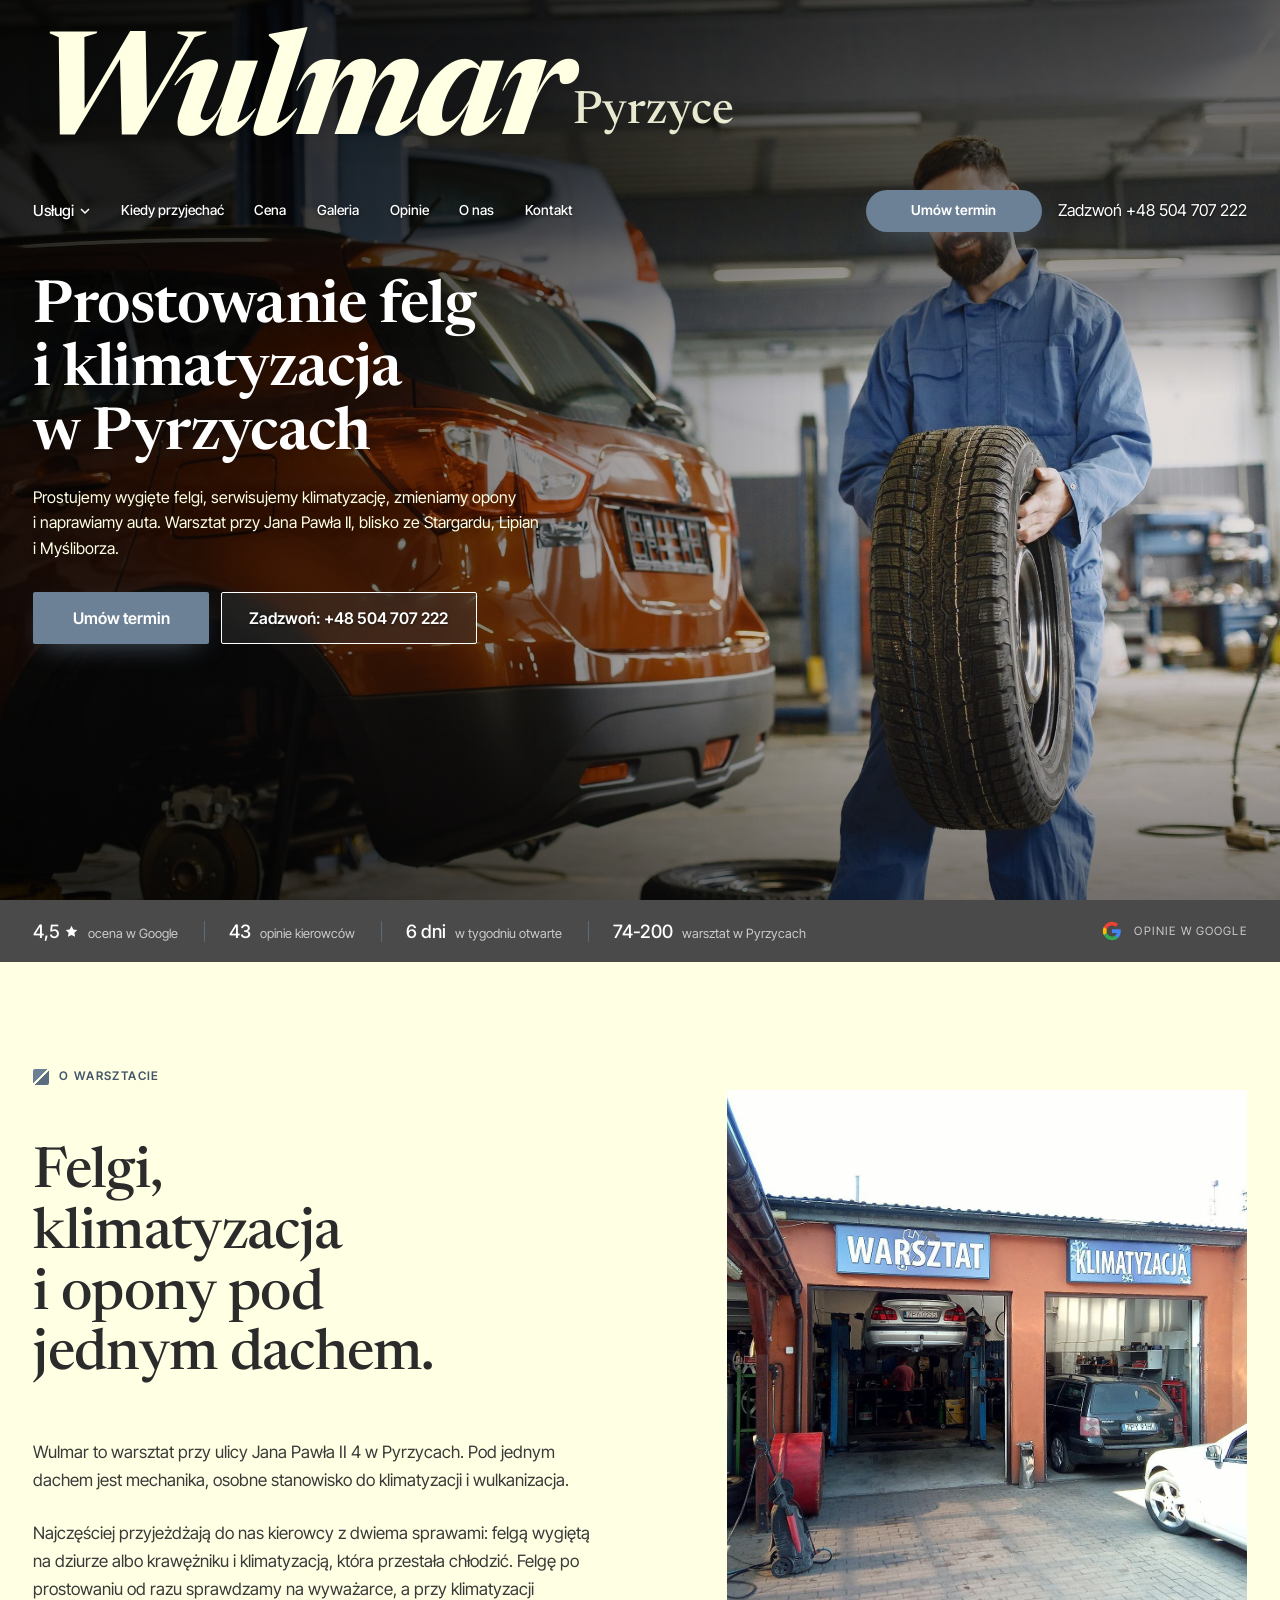
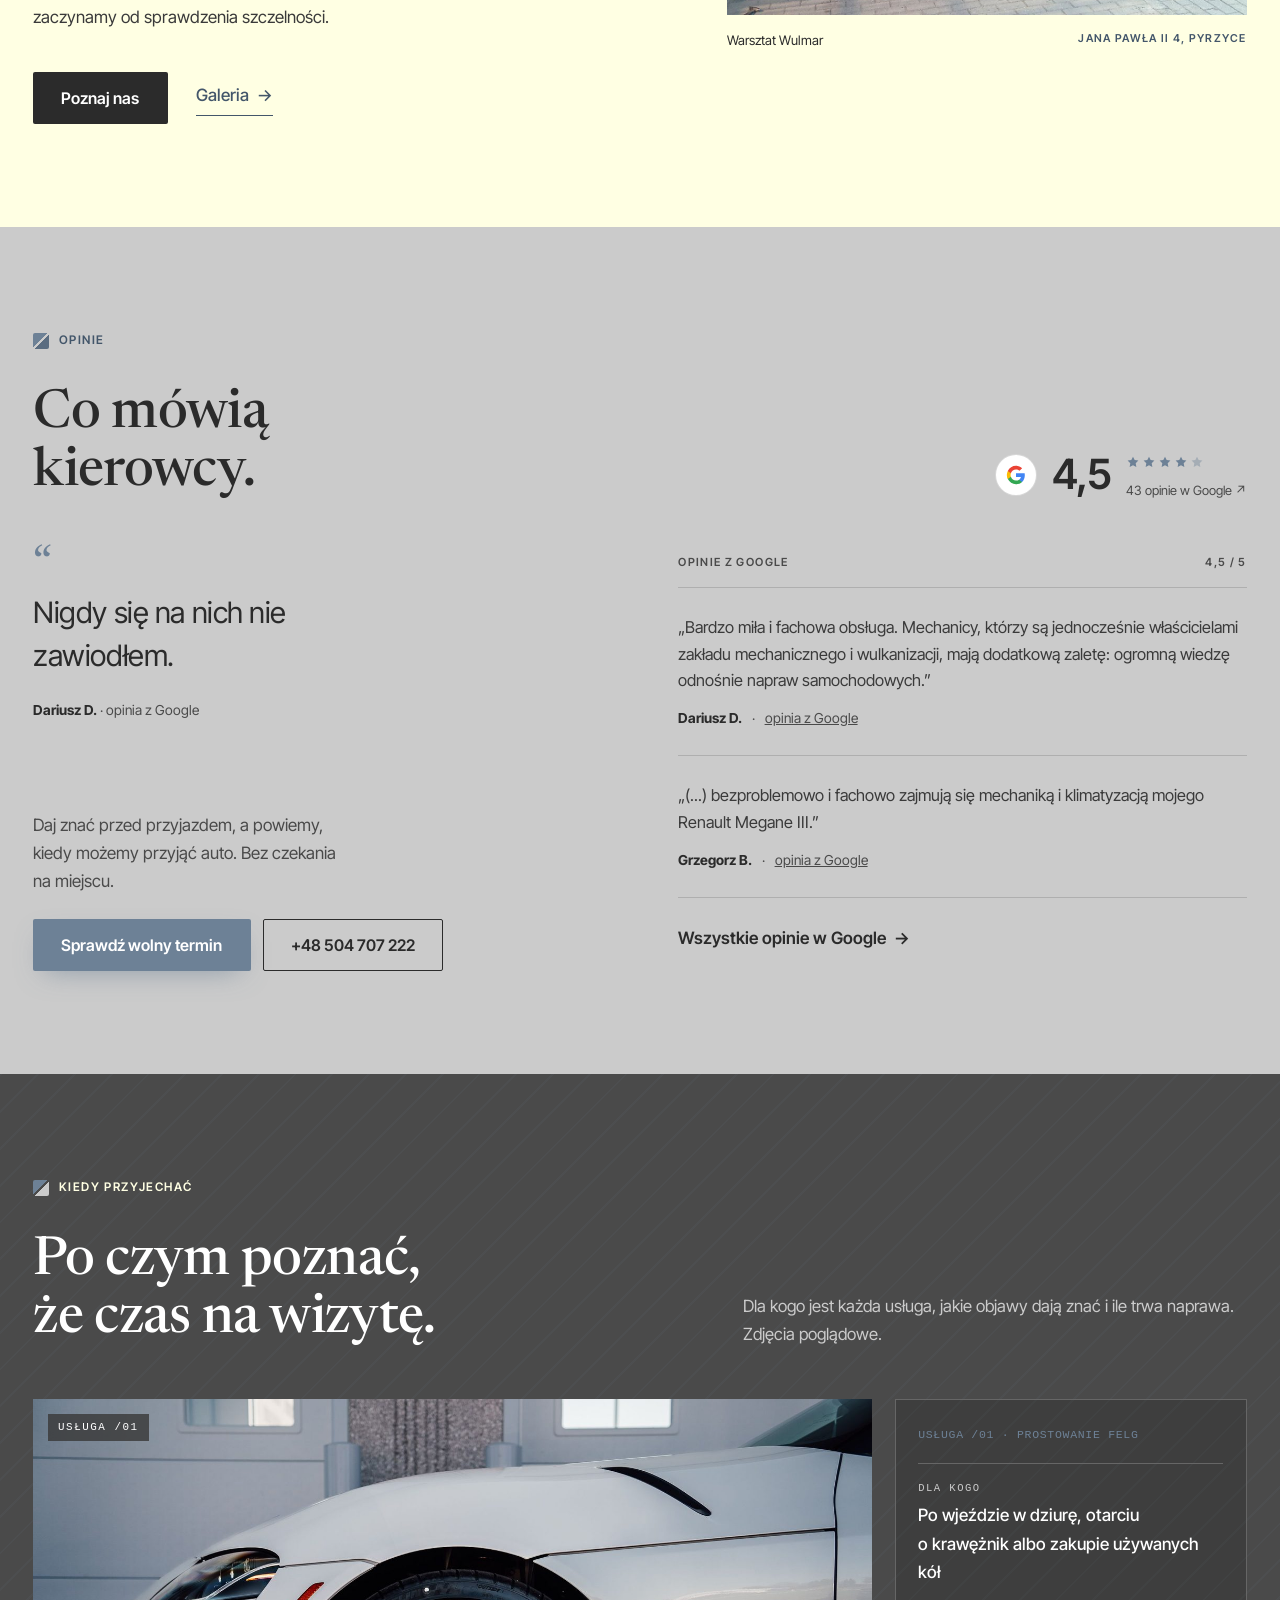
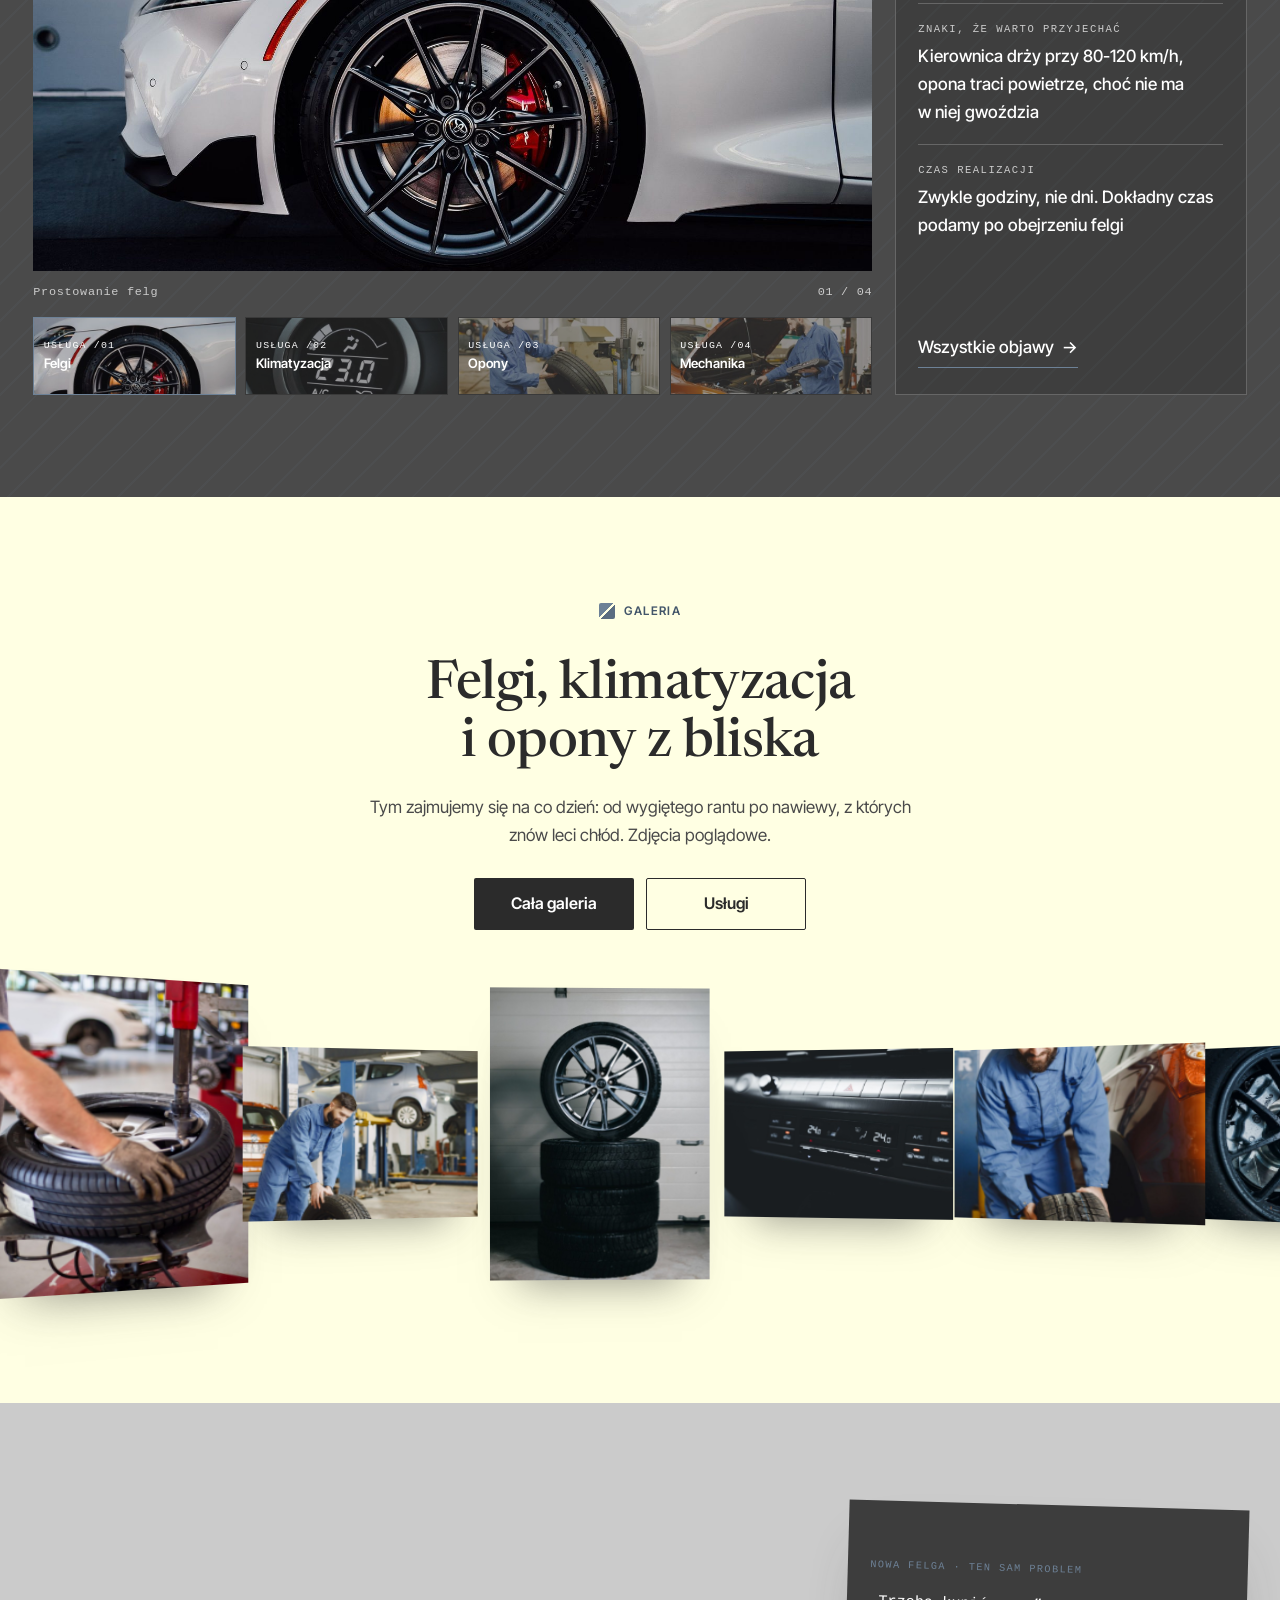
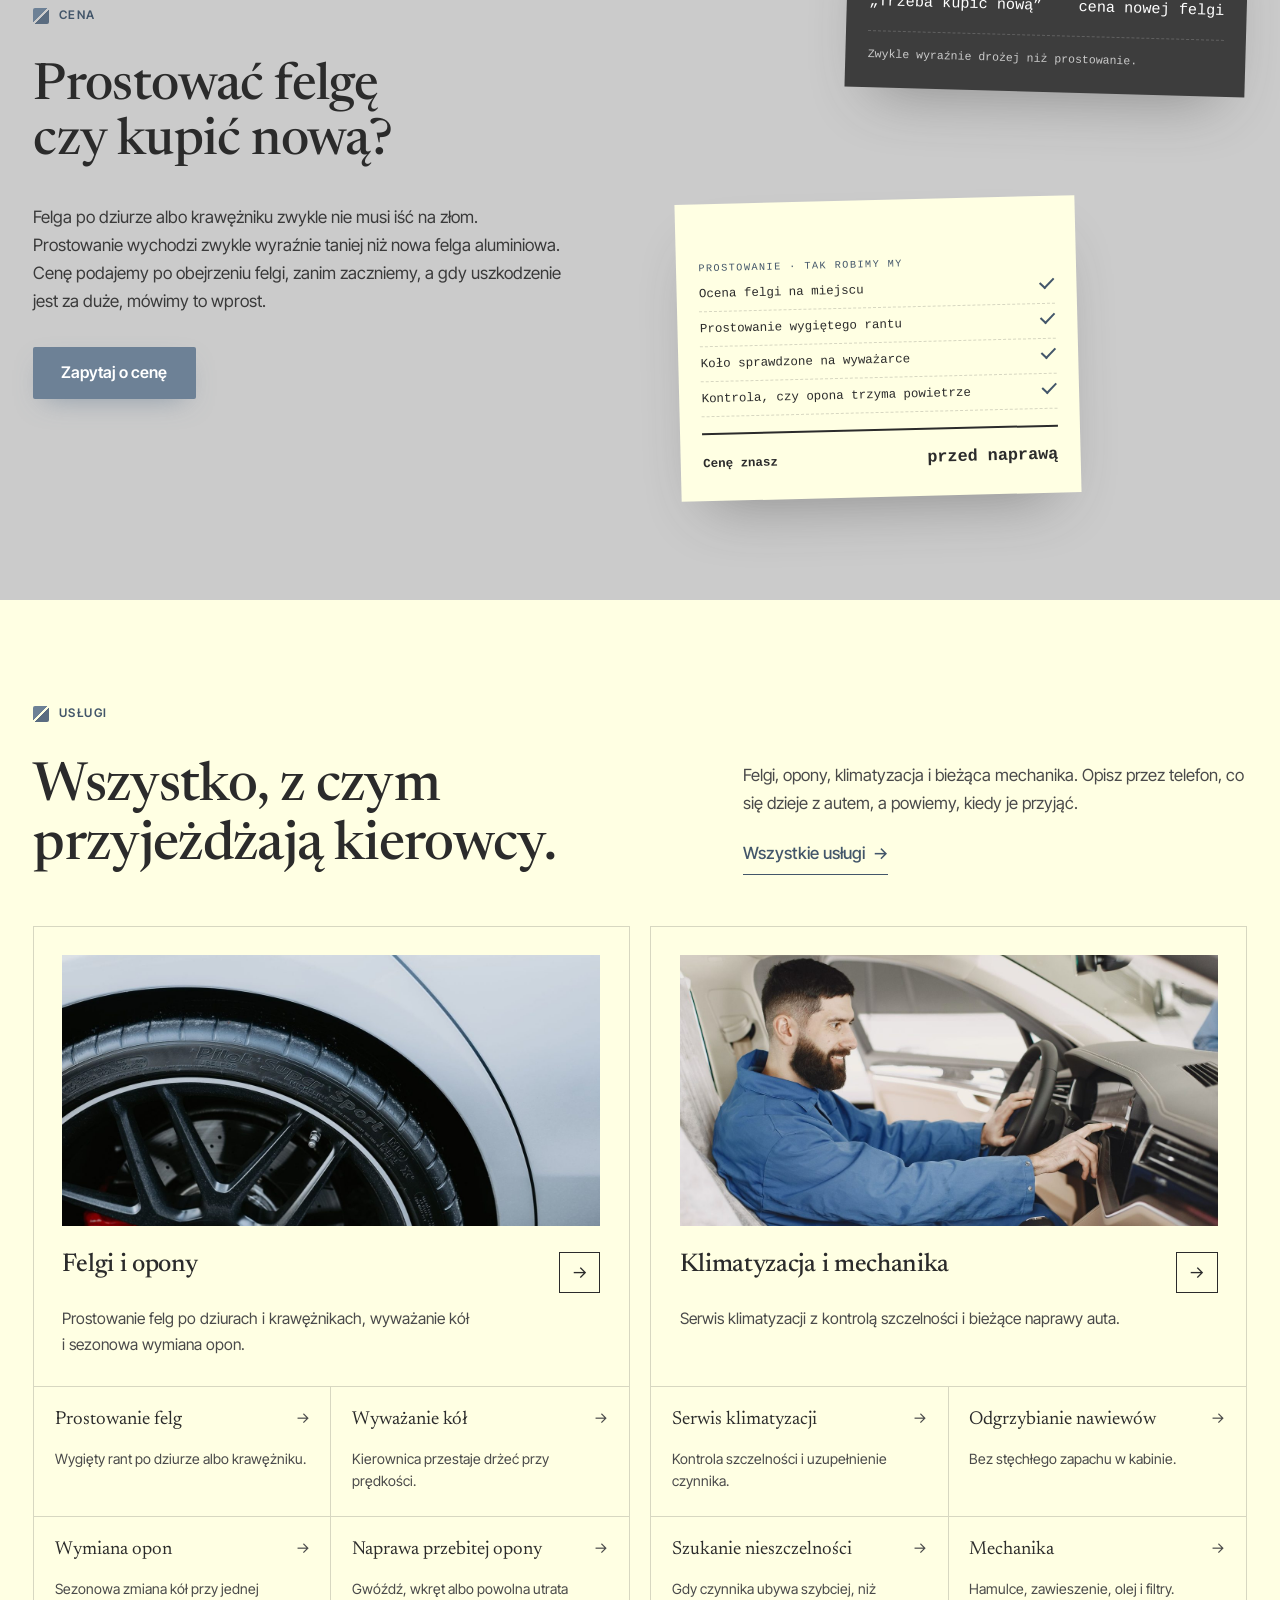
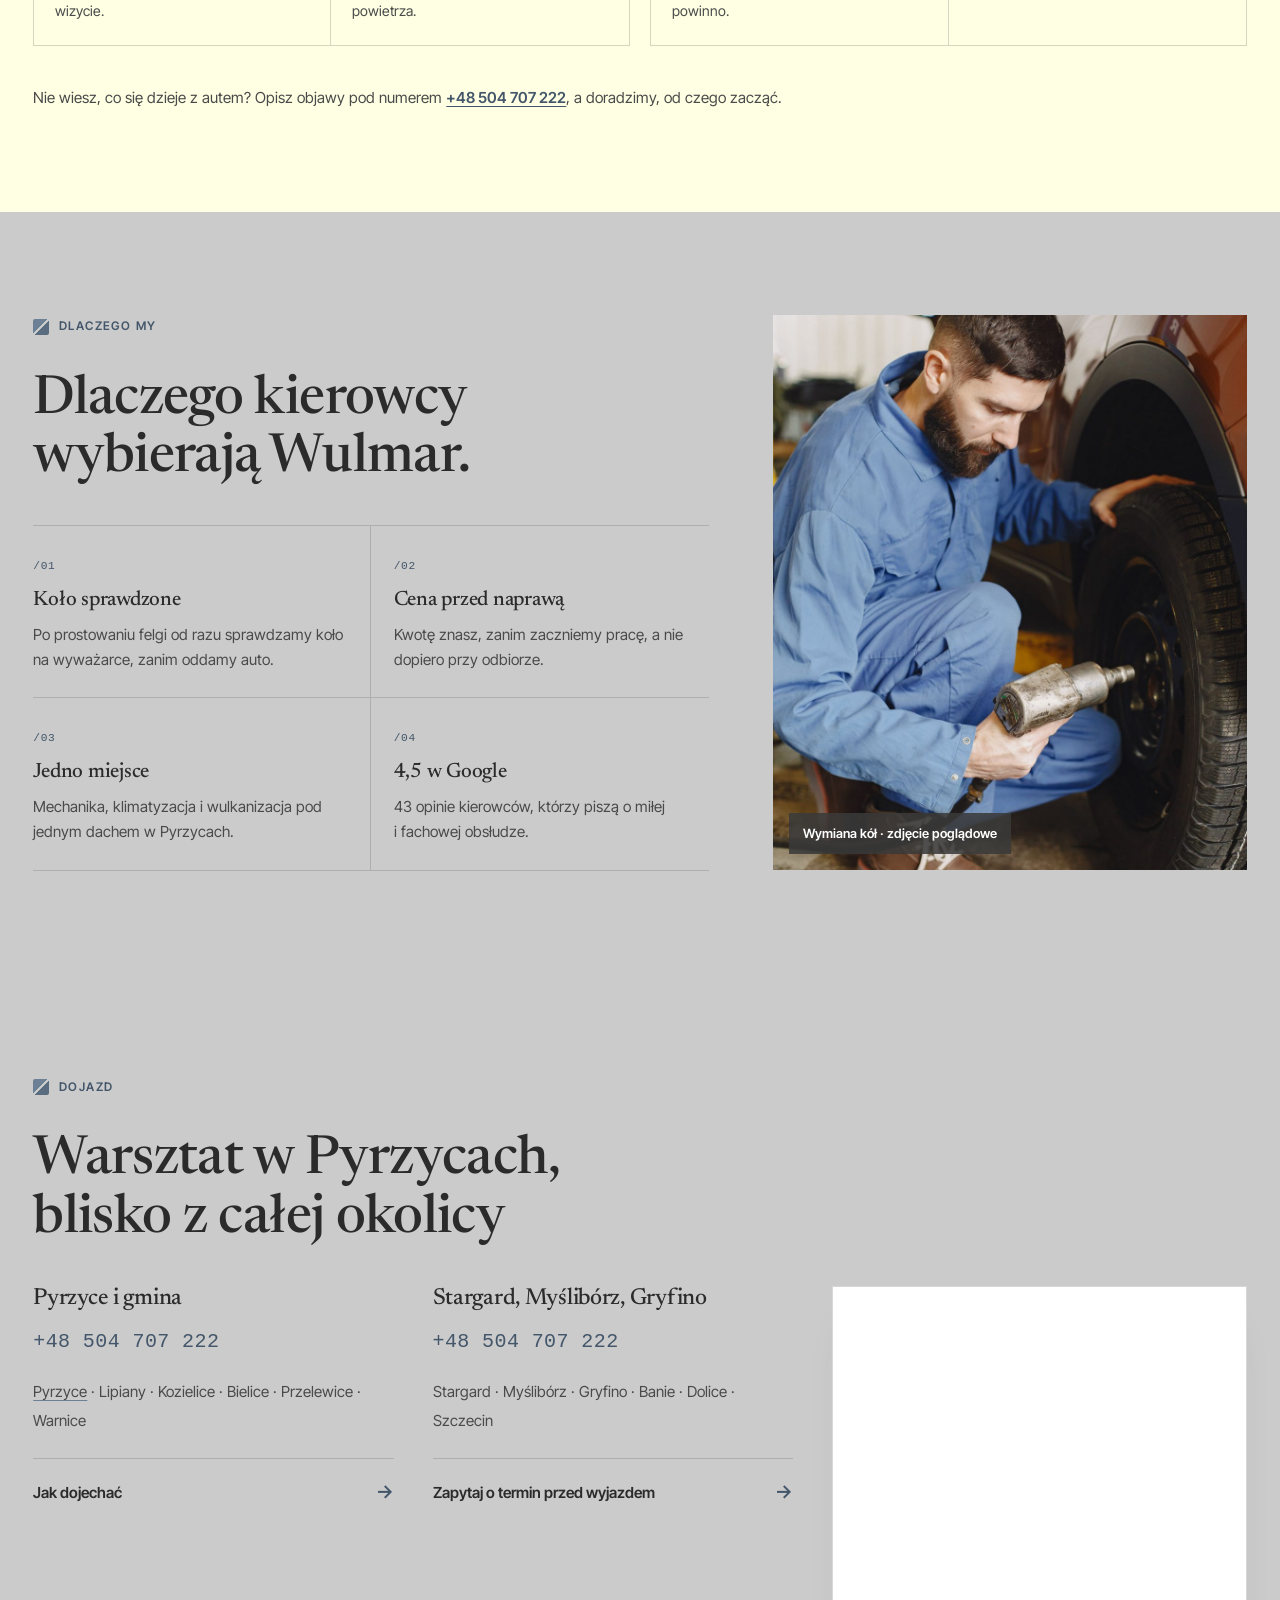
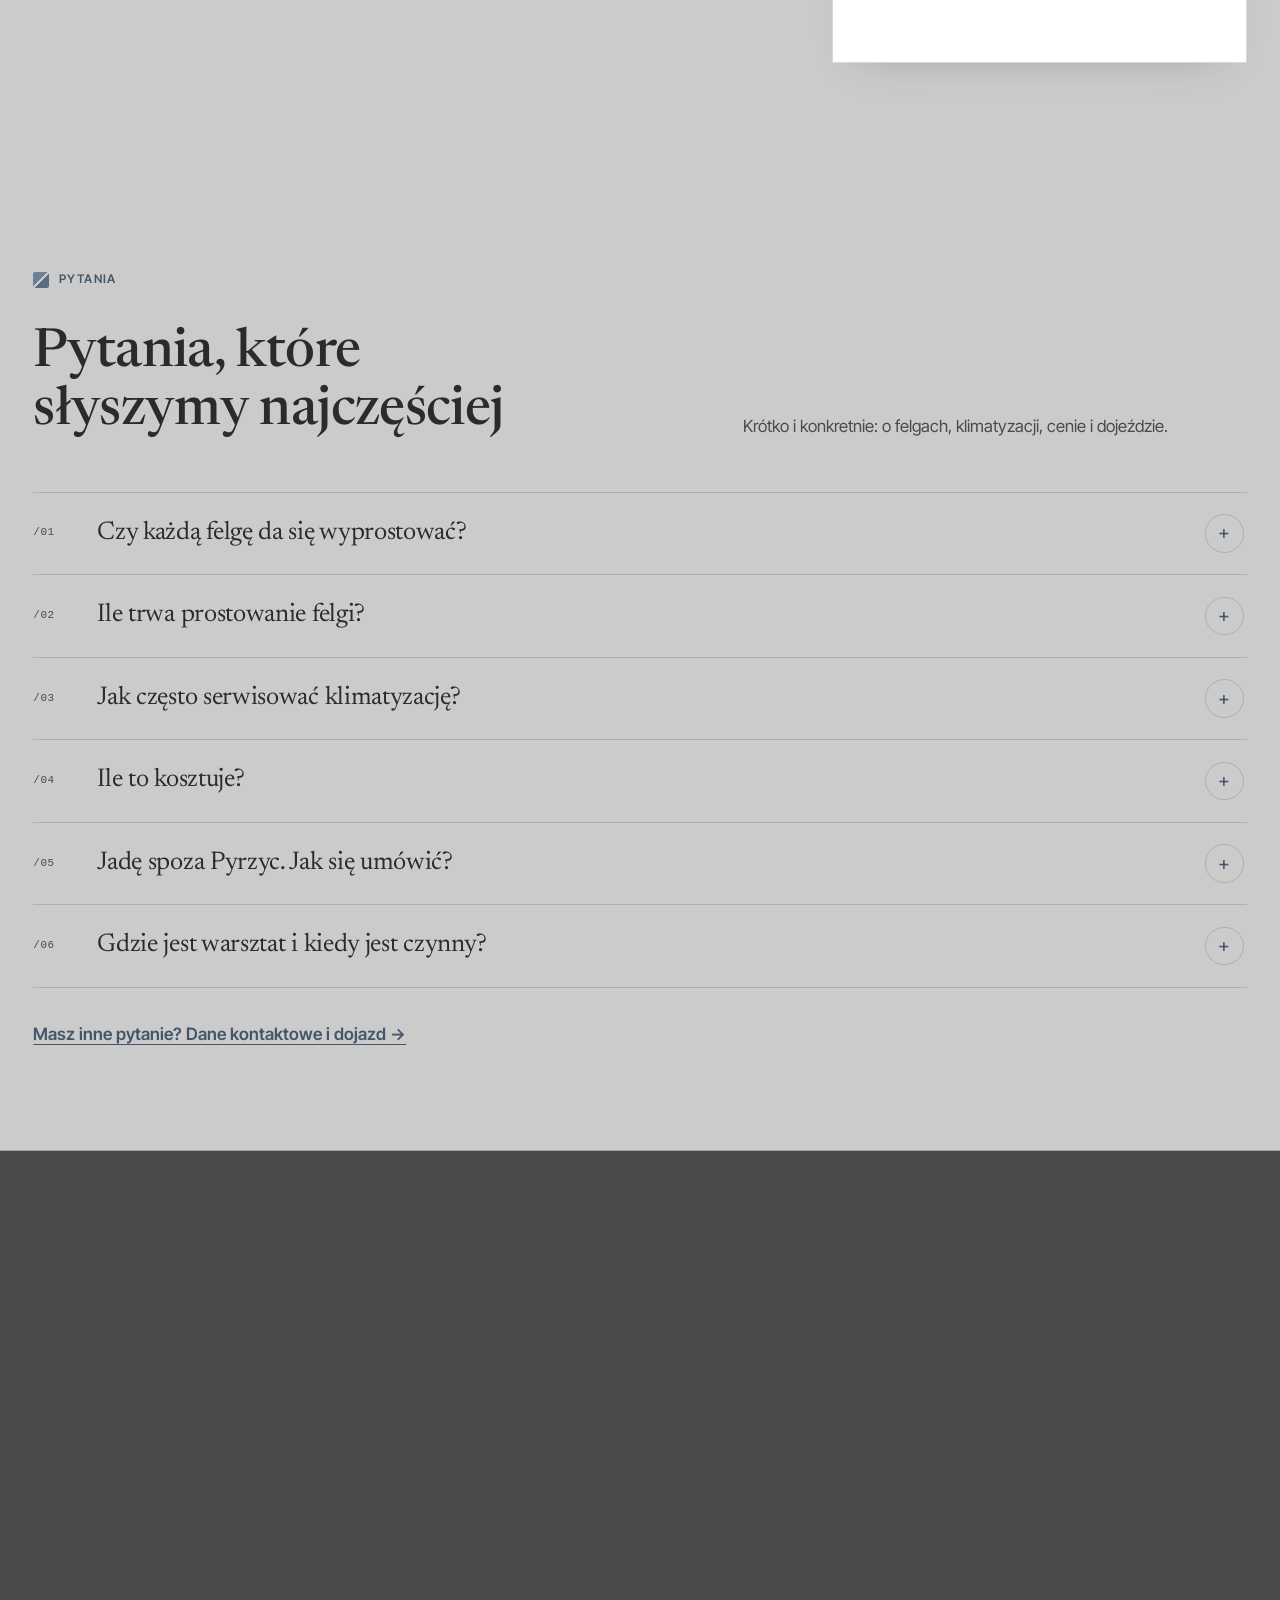
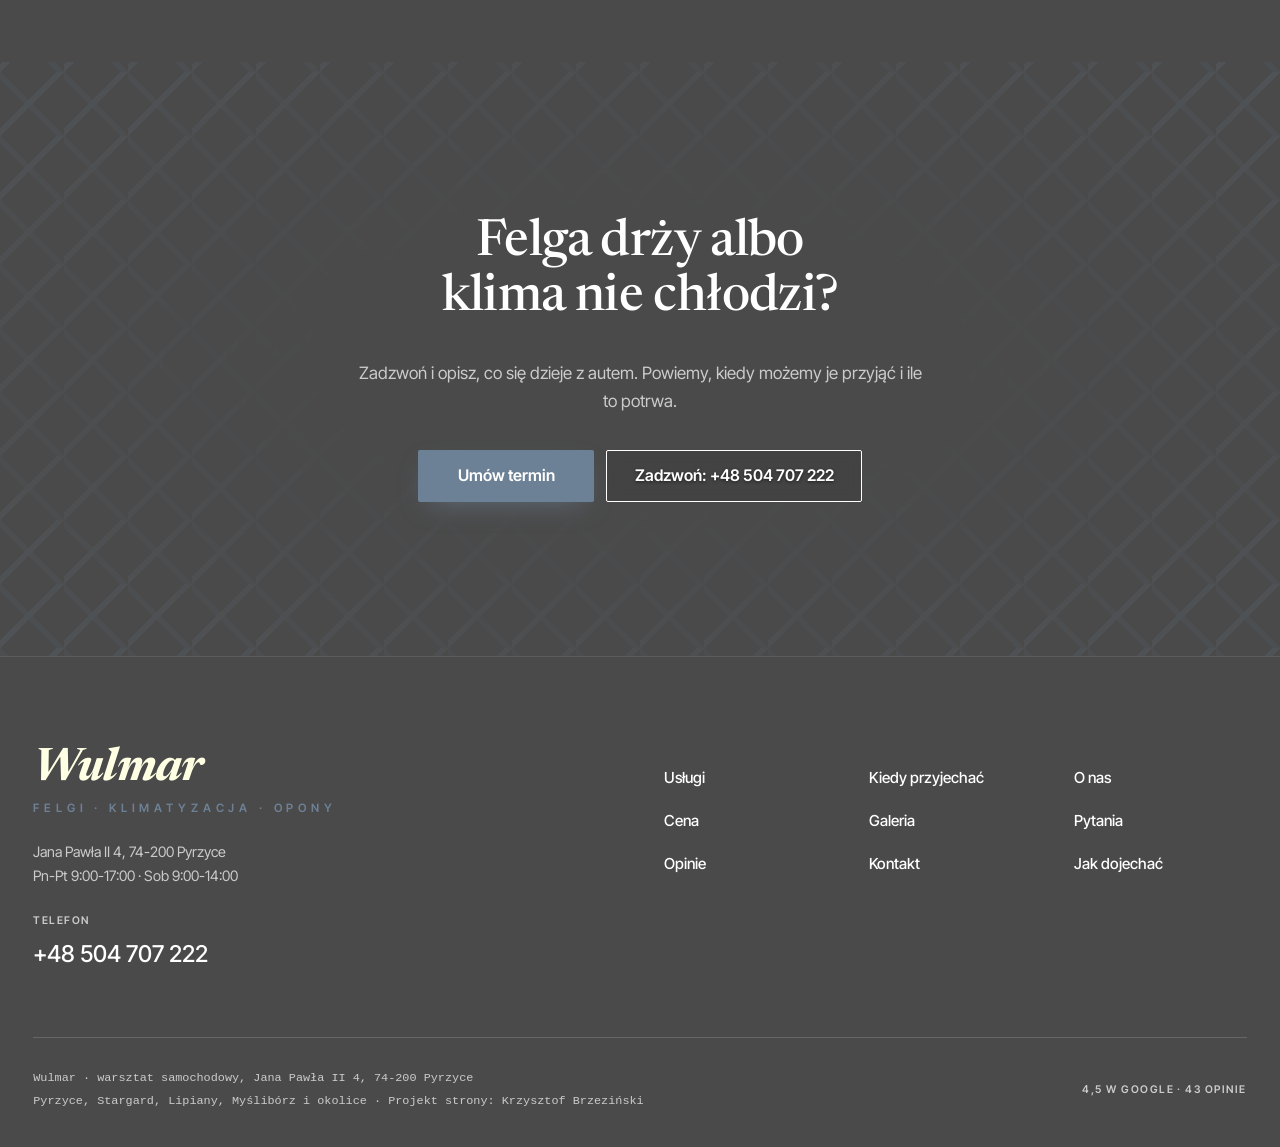
<file: index.html>
<!DOCTYPE html>
<html lang="pl">
<head>
<meta charset="utf-8">
<meta name="viewport" content="width=device-width, initial-scale=1.0">
<title>Wulmar - prostowanie felg i klimatyzacja samochodowa · Pyrzyce</title>
<meta name="description" content="Wulmar, Pyrzyce, ul. Jana Pawła II 4: prostowanie felg, serwis klimatyzacji samochodowej, wymiana opon i mechanika. Blisko ze Stargardu, Lipian i Myśliborza. Zadzwoń: +48 504 707 222.">
<meta name="robots" content="noindex, nofollow">
<link rel="canonical" href="https://impulseo-pl.github.io/wulmar/">
<meta name="theme-color" content="#4A4A4A">
<meta property="og:type" content="website">
<meta property="og:locale" content="pl_PL">
<meta property="og:site_name" content="Wulmar">
<meta property="og:title" content="Wulmar - prostowanie felg i klimatyzacja samochodowa · Pyrzyce">
<meta property="og:description" content="Wulmar, Pyrzyce, ul. Jana Pawła II 4: prostowanie felg, serwis klimatyzacji samochodowej, wymiana opon i mechanika. Blisko ze Stargardu, Lipian i Myśliborza. Zadzwoń: +48 504 707 222.">
<meta property="og:url" content="https://impulseo-pl.github.io/wulmar/">
<meta property="og:image" content="https://impulseo-pl.github.io/wulmar/img/og.jpg">
<meta property="og:image:width" content="1200">
<meta property="og:image:height" content="630">
<meta name="twitter:card" content="summary_large_image">
<link rel="preconnect" href="https://fonts.googleapis.com">
<link rel="preconnect" href="https://fonts.gstatic.com" crossorigin>
<link href="https://fonts.googleapis.com/css2?family=Inter+Tight:wght@400;500;600;700&family=Newsreader:ital,opsz,wght@0,6..72,400;0,6..72,500;0,6..72,600;1,6..72,600;1,6..72,700&display=swap" rel="stylesheet">
<link rel="stylesheet" href="assets/styles.css?v=20261117w">
<script type="application/ld+json">{"@context": "https://schema.org", "@type": "AutoRepair", "name": "Wulmar", "url": "https://impulseo-pl.github.io/wulmar/", "telephone": "+48504707222", "image": "https://impulseo-pl.github.io/wulmar/img/og.jpg", "address": {"@type": "PostalAddress", "streetAddress": "Jana Pawła II 4", "postalCode": "74-200", "addressLocality": "Pyrzyce", "addressCountry": "PL"}, "openingHours": ["Mo-Fr 09:00-17:00", "Sa 09:00-14:00"], "aggregateRating": {"@type": "AggregateRating", "ratingValue": "4.5", "reviewCount": "43"}, "areaServed": ["Pyrzyce", "Stargard", "Lipiany", "Myślibórz", "Gryfino"], "sameAs": ["https://maps.google.com/?cid=6941455232217410182"]}</script>
</head>
<body>
<a class="skip" href="#tresc">Przejdź do treści</a>
<div class="stick" aria-hidden="false"><div class="wrap"><a class="mini-mark" href="index.html">Wulmar</a><nav class="nav" aria-label="Główne menu"><div class="has-drop"><a class="nav-item" href="oferta.html">Usługi <svg class="chev" viewBox="0 0 10 10" aria-hidden="true"><path d="M1 3l4 4 4-4" fill="none" stroke="currentColor" stroke-width="1.5"/></svg></a><div class="drop" role="menu"><p class="drop-cat">Felgi i&nbsp;opony</p><a href="oferta.html#prostowanie-felg">Prostowanie felg</a><a href="oferta.html#wywazanie">Wyważanie kół</a><a href="oferta.html#opony">Wymiana i&nbsp;naprawa opon</a><p class="drop-cat">Klimatyzacja i&nbsp;mechanika</p><a href="oferta.html#serwis-klimatyzacji">Serwis klimatyzacji</a><a href="oferta.html#odgrzybianie">Odgrzybianie nawiewów</a><a href="oferta.html#mechanika">Mechanika</a><a class="drop-all" href="oferta.html">Wszystkie usługi <span class="arr">→</span></a></div></div><a class="nav-item" href="index.html#kiedy">Kiedy przyjechać</a><a class="nav-item" href="index.html#cena">Cena</a><a class="nav-item" href="realizacje.html">Galeria</a><a class="nav-item" href="index.html#opinie">Opinie</a><a class="nav-item" href="o-nas.html">O&nbsp;nas</a><a class="nav-item" href="kontakt.html">Kontakt</a></nav><div class="head-right"><a class="btn btn-teal btn-sm btn-pill" href="kontakt.html">Umów termin</a><a class="head-phone" href="tel:+48504707222">Zadzwoń +48 504 707 222</a></div><button class="burger" type="button" aria-label="Otwórz menu"><span></span></button></div></div>
<main id="tresc">
<section class="hero">
<img class="hero-img" src="img/hero.jpg" srcset="img/hero-m.jpg 1100w, img/hero.jpg 2400w" sizes="100vw" alt="Mechanik niesie koło do auta na podnośniku w&nbsp;warsztacie" width="2400" height="1600" fetchpriority="high">
<a class="wordmark" href="index.html" aria-label="Wulmar - strona główna">Wulmar<small>Pyrzyce</small></a>
<div class="hero-bar"><nav class="nav" aria-label="Główne menu"><div class="has-drop"><a class="nav-item" href="oferta.html">Usługi <svg class="chev" viewBox="0 0 10 10" aria-hidden="true"><path d="M1 3l4 4 4-4" fill="none" stroke="currentColor" stroke-width="1.5"/></svg></a><div class="drop" role="menu"><p class="drop-cat">Felgi i&nbsp;opony</p><a href="oferta.html#prostowanie-felg">Prostowanie felg</a><a href="oferta.html#wywazanie">Wyważanie kół</a><a href="oferta.html#opony">Wymiana i&nbsp;naprawa opon</a><p class="drop-cat">Klimatyzacja i&nbsp;mechanika</p><a href="oferta.html#serwis-klimatyzacji">Serwis klimatyzacji</a><a href="oferta.html#odgrzybianie">Odgrzybianie nawiewów</a><a href="oferta.html#mechanika">Mechanika</a><a class="drop-all" href="oferta.html">Wszystkie usługi <span class="arr">→</span></a></div></div><a class="nav-item" href="index.html#kiedy">Kiedy przyjechać</a><a class="nav-item" href="index.html#cena">Cena</a><a class="nav-item" href="realizacje.html">Galeria</a><a class="nav-item" href="index.html#opinie">Opinie</a><a class="nav-item" href="o-nas.html">O&nbsp;nas</a><a class="nav-item" href="kontakt.html">Kontakt</a></nav><div class="head-right"><a class="btn btn-teal btn-sm btn-pill" href="kontakt.html">Umów termin</a><a class="head-phone" href="tel:+48504707222">Zadzwoń +48 504 707 222</a></div><button class="burger" type="button" aria-label="Otwórz menu"><span></span></button></div>
<div class="hero-copy">
<h1>Prostowanie felg i&nbsp;klimatyzacja w&nbsp;Pyrzycach</h1>
<p class="hero-lead">Prostujemy wygięte felgi, serwisujemy klimatyzację, zmieniamy opony i&nbsp;naprawiamy auta. Warsztat przy Jana Pawła II, blisko ze Stargardu, Lipian i&nbsp;Myśliborza.</p>
<div class="btn-row"><a class="btn btn-teal" href="kontakt.html">Umów termin</a><a class="btn btn-line-light" href="tel:+48504707222">Zadzwoń: +48 504 707 222</a></div>
</div>
<div class="hero-fill"></div>
</section>

<section class="trust" aria-label="W liczbach">
<div class="wrap">
<ul class="trust-items">
<li><b>4,5 <svg viewBox="0 0 24 24" aria-hidden="true"><path fill="currentColor" d="M12 2.8l2.85 5.8 6.4.93-4.63 4.5 1.1 6.37L12 17.4l-5.72 3 1.1-6.37-4.63-4.5 6.4-.93L12 2.8Z"/></svg></b> ocena w&nbsp;Google</li>
<li><b>43</b> opinie kierowców</li>
<li><b>6 dni</b> w&nbsp;tygodniu otwarte</li>
<li><b>74-200</b> warsztat w&nbsp;Pyrzycach</li>
</ul>
<a class="trust-badge" href="https://maps.google.com/?cid=6941455232217410182" target="_blank" rel="noopener"><svg viewBox="0 0 24 24" width="20" height="20" aria-hidden="true"><path fill="#4285F4" d="M22.56 12.25c0-.78-.07-1.53-.2-2.25H12v4.26h5.92c-.26 1.37-1.04 2.53-2.21 3.31v2.77h3.57c2.08-1.92 3.28-4.74 3.28-8.09z"/><path fill="#34A853" d="M12 23c2.97 0 5.46-.98 7.28-2.66l-3.57-2.77c-.98.66-2.23 1.06-3.71 1.06-2.86 0-5.29-1.93-6.16-4.53H2.18v2.84C3.99 20.53 7.7 23 12 23z"/><path fill="#FBBC05" d="M5.84 14.09c-.22-.66-.35-1.36-.35-2.09s.13-1.43.35-2.09V7.07H2.18C1.43 8.55 1 10.22 1 12s.43 3.45 1.18 4.93l2.85-2.22.81-.62z"/><path fill="#EA4335" d="M12 5.38c1.62 0 3.06.56 4.21 1.64l3.15-3.15C17.45 2.09 14.97 1 12 1 7.7 1 3.99 3.47 2.18 7.07l3.66 2.84c.87-2.6 3.3-4.53 6.16-4.53z"/></svg> Opinie w&nbsp;Google</a>
</div>
</section>

<section class="sec sec-paper" id="o-firmie">
<div class="wrap about">
<div class="about-txt rv">
<span class="eyebrow">O&nbsp;warsztacie</span>
<h2>Felgi, klimatyzacja i&nbsp;opony pod jednym dachem.</h2>
<p>Wulmar to warsztat przy ulicy Jana Pawła II 4 w&nbsp;Pyrzycach. Pod jednym dachem jest mechanika, osobne stanowisko do klimatyzacji i&nbsp;wulkanizacja.</p>
<p>Najczęściej przyjeżdżają do nas kierowcy z&nbsp;dwiema sprawami: felgą wygiętą na dziurze albo krawężniku i&nbsp;klimatyzacją, która przestała chłodzić. Felgę po prostowaniu od razu sprawdzamy na wyważarce, a&nbsp;przy klimatyzacji zaczynamy od sprawdzenia szczelności.</p>
<div class="btn-row"><a class="btn btn-dark" href="o-nas.html">Poznaj nas</a><a class="link-arrow" href="realizacje.html">Galeria <span class="arr">→</span></a></div>
</div>
<figure class="about-fig rv">
<div class="ph-frame"><img src="img/about.jpg" alt="Warsztat Wulmar z&nbsp;szyldami Warsztat, Klimatyzacja i&nbsp;Opony" width="1600" height="1200"></div>
<figcaption class="fig-cap"><span>Warsztat Wulmar</span><span>Jana Pawła II 4, Pyrzyce</span></figcaption>
</figure>
</div>
</section>

<section class="sec sec-white" id="opinie">
<div class="wrap">
<div class="rev-top rv">
<div><span class="eyebrow">Opinie</span><h2 class="h2">Co mówią kierowcy.</h2></div>
<a class="rating" href="https://maps.google.com/?cid=6941455232217410182" target="_blank" rel="noopener"><span class="rating-src g"><svg viewBox="0 0 24 24" width="20" height="20" aria-hidden="true"><path fill="#4285F4" d="M22.56 12.25c0-.78-.07-1.53-.2-2.25H12v4.26h5.92c-.26 1.37-1.04 2.53-2.21 3.31v2.77h3.57c2.08-1.92 3.28-4.74 3.28-8.09z"/><path fill="#34A853" d="M12 23c2.97 0 5.46-.98 7.28-2.66l-3.57-2.77c-.98.66-2.23 1.06-3.71 1.06-2.86 0-5.29-1.93-6.16-4.53H2.18v2.84C3.99 20.53 7.7 23 12 23z"/><path fill="#FBBC05" d="M5.84 14.09c-.22-.66-.35-1.36-.35-2.09s.13-1.43.35-2.09V7.07H2.18C1.43 8.55 1 10.22 1 12s.43 3.45 1.18 4.93l2.85-2.22.81-.62z"/><path fill="#EA4335" d="M12 5.38c1.62 0 3.06.56 4.21 1.64l3.15-3.15C17.45 2.09 14.97 1 12 1 7.7 1 3.99 3.47 2.18 7.07l3.66 2.84c.87-2.6 3.3-4.53 6.16-4.53z"/></svg></span><b>4,5</b><span><span class="stars" aria-label="4,5 na 5"><svg viewBox="0 0 24 24" aria-hidden="true"><path fill="currentColor" d="M12 2.8l2.85 5.8 6.4.93-4.63 4.5 1.1 6.37L12 17.4l-5.72 3 1.1-6.37-4.63-4.5 6.4-.93L12 2.8Z"/></svg><svg viewBox="0 0 24 24" aria-hidden="true"><path fill="currentColor" d="M12 2.8l2.85 5.8 6.4.93-4.63 4.5 1.1 6.37L12 17.4l-5.72 3 1.1-6.37-4.63-4.5 6.4-.93L12 2.8Z"/></svg><svg viewBox="0 0 24 24" aria-hidden="true"><path fill="currentColor" d="M12 2.8l2.85 5.8 6.4.93-4.63 4.5 1.1 6.37L12 17.4l-5.72 3 1.1-6.37-4.63-4.5 6.4-.93L12 2.8Z"/></svg><svg viewBox="0 0 24 24" aria-hidden="true"><path fill="currentColor" d="M12 2.8l2.85 5.8 6.4.93-4.63 4.5 1.1 6.37L12 17.4l-5.72 3 1.1-6.37-4.63-4.5 6.4-.93L12 2.8Z"/></svg><svg class="half" viewBox="0 0 24 24" aria-hidden="true"><path fill="currentColor" d="M12 2.8l2.85 5.8 6.4.93-4.63 4.5 1.1 6.37L12 17.4l-5.72 3 1.1-6.37-4.63-4.5 6.4-.93L12 2.8Z"/></svg></span><small>43 opinie w&nbsp;Google ↗</small></span></a>
</div>
<div class="rev-grid">
<div class="rv">
<div class="rev-feature"><span class="q">“</span><blockquote>Nigdy się na nich nie zawiodłem.</blockquote>
<p class="rev-meta"><b>Dariusz D.</b> · opinia z&nbsp;Google</p></div>
<div class="rev-cta"><p>Daj znać przed przyjazdem, a&nbsp;powiemy, kiedy możemy przyjąć auto. Bez czekania na miejscu.</p>
<div class="btn-row"><a class="btn btn-teal" href="kontakt.html">Sprawdź wolny termin</a><a class="btn btn-line-dark" href="tel:+48504707222">+48 504 707 222</a></div></div>
</div>
<div class="rv">
<div class="rev-list-head"><span>Opinie z&nbsp;Google</span><span>4,5 / 5</span></div>
<div class="rev-item"><blockquote class="rev-q">„Bardzo miła i&nbsp;fachowa obsługa. Mechanicy, którzy są jednocześnie właścicielami zakładu mechanicznego i&nbsp;wulkanizacji, mają dodatkową zaletę: ogromną wiedzę odnośnie napraw samochodowych.”</blockquote><div class="rev-meta"><b>Dariusz D.</b> · <a href="https://maps.google.com/?cid=6941455232217410182" target="_blank" rel="noopener">opinia z&nbsp;Google</a></div></div><div class="rev-item"><blockquote class="rev-q">„(...) bezproblemowo i&nbsp;fachowo zajmują się mechaniką i&nbsp;klimatyzacją mojego Renault Megane III.”</blockquote><div class="rev-meta"><b>Grzegorz B.</b> · <a href="https://maps.google.com/?cid=6941455232217410182" target="_blank" rel="noopener">opinia z&nbsp;Google</a></div></div>
<a class="rev-all" href="https://maps.google.com/?cid=6941455232217410182" target="_blank" rel="noopener">Wszystkie opinie w&nbsp;Google <span class="arr">→</span></a>
</div>
</div>
</div>
</section>

<section class="sec sec-dark jobs-sec on-dark" id="kiedy">
<div class="wrap">
<div class="sec-head rv"><div><span class="eyebrow">Kiedy przyjechać</span><h2 class="h2">Po czym poznać, że czas na wizytę.</h2></div>
<p>Dla kogo jest każda usługa, jakie objawy dają znać i&nbsp;ile trwa naprawa. Zdjęcia poglądowe.</p></div>
<div class="jobs rv" data-jobs="[{&quot;t&quot;: &quot;Prostowanie felg&quot;, &quot;o&quot;: &quot;Po wjeździe w&nbsp;dziurę, otarciu o&nbsp;krawężnik albo zakupie używanych kół&quot;, &quot;k&quot;: &quot;Kierownica drży przy 80-120 km/h, opona traci powietrze, choć nie ma w&nbsp;niej gwoździa&quot;, &quot;z&quot;: &quot;Zwykle godziny, nie dni. Dokładny czas podamy po obejrzeniu felgi&quot;}, {&quot;t&quot;: &quot;Serwis klimatyzacji&quot;, &quot;o&quot;: &quot;Gdy ostatni serwis był ponad rok temu, dla alergików i&nbsp;przed latem&quot;, &quot;k&quot;: &quot;Z nawiewów leci letnie powietrze, w&nbsp;kabinie czuć stęchliznę, szyby długo parują&quot;, &quot;z&quot;: &quot;Standardowy serwis zwykle około godziny, przy nieszczelności dłużej&quot;}, {&quot;t&quot;: &quot;Wymiana i&nbsp;naprawa opon&quot;, &quot;o&quot;: &quot;Przy zmianie sezonu, po złapaniu gumy, przed dłuższą trasą&quot;, &quot;k&quot;: &quot;Opona powoli traci powietrze, w&nbsp;bieżniku tkwi gwóźdź albo wkręt&quot;, &quot;z&quot;: &quot;Zadzwoń wcześniej, a&nbsp;powiemy, kiedy przyjmiemy auto&quot;}, {&quot;t&quot;: &quot;Mechanika&quot;, &quot;o&quot;: &quot;Na bieżące naprawy: hamulce, zawieszenie, olej i&nbsp;filtry&quot;, &quot;k&quot;: &quot;Piszczą hamulce, coś stuka w&nbsp;zawieszeniu, zbliża się wymiana oleju&quot;, &quot;z&quot;: &quot;Zakres i&nbsp;czas mówimy, zanim zaczniemy pracę&quot;}]">
<div>
<div class="stage"><span class="stage-tag" data-f="tag">Usługa /01</span><img src="img/s1.jpg" alt="Felga aluminiowa z&nbsp;oponą niskoprofilową" loading="lazy" width="1600" height="1067" class="on"><img src="img/s2.jpg" alt="Panel klimatyzacji samochodowej z&nbsp;ustawioną temperaturą" loading="lazy" width="1600" height="1067"><img src="img/s3.jpg" alt="Mechanik przy montażownicy do opon" loading="lazy" width="1600" height="1067"><img src="img/s4.jpg" alt="Mechanik z&nbsp;testerem diagnostycznym pod otwartą maską" loading="lazy" width="1600" height="1067"></div>
<div class="stage-foot"><span data-f="cap">Prostowanie felg</span><span data-f="num">01 / 04</span></div>
<div class="thumbs"><button class="thumb on" type="button" aria-pressed="true"><img src="img/t1.jpg" alt="" loading="lazy"><span>Usługa /01<b>Felgi</b></span></button><button class="thumb" type="button" aria-pressed="false"><img src="img/t2.jpg" alt="" loading="lazy"><span>Usługa /02<b>Klimatyzacja</b></span></button><button class="thumb" type="button" aria-pressed="false"><img src="img/t3.jpg" alt="" loading="lazy"><span>Usługa /03<b>Opony</b></span></button><button class="thumb" type="button" aria-pressed="false"><img src="img/t4.jpg" alt="" loading="lazy"><span>Usługa /04<b>Mechanika</b></span></button></div>
</div>
<aside class="job-panel">
<p class="mono" data-f="title">Usługa /01 · Prostowanie felg</p>
<dl><dt>Dla kogo</dt><dd data-f="obiekt">Po wjeździe w&nbsp;dziurę, otarciu o&nbsp;krawężnik albo zakupie używanych kół</dd><dt>Znaki, że warto przyjechać</dt><dd data-f="technika">Kierownica drży przy 80-120 km/h, opona traci powietrze, choć nie ma w&nbsp;niej gwoździa</dd><dt>Czas realizacji</dt><dd data-f="zakres">Zwykle godziny, nie dni. Dokładny czas podamy po obejrzeniu felgi</dd></dl>
<a class="link-arrow" href="oferta.html#kiedy">Wszystkie objawy <span class="arr">→</span></a>
</aside>
</div>
</div>
</section>

<section class="sec sec-paper ribbon-sec" id="galeria">
<div class="wrap rv">
<span class="eyebrow">Galeria</span>
<h2 class="h2">Felgi, klimatyzacja i&nbsp;opony z&nbsp;bliska</h2>
<p class="lead">Tym zajmujemy się na co dzień: od wygiętego rantu po nawiewy, z&nbsp;których znów leci chłód. Zdjęcia poglądowe.</p>
<div class="btn-row"><a class="btn btn-dark" href="realizacje.html">Cała galeria</a><a class="btn btn-line-dark" href="oferta.html">Usługi</a></div>
</div>
<div class="ribbon" aria-label="Galeria zdjęć - przeciągnij w&nbsp;bok"><figure class="r-item"><img src="img/r1.jpg" alt="Felga z&nbsp;oponą na stosie kół zimowych" loading="lazy" draggable="false"></figure><figure class="r-item landscape"><img src="img/r2.jpg" alt="Dwustrefowy panel klimatyzacji w&nbsp;samochodzie" loading="lazy" draggable="false"></figure><figure class="r-item landscape"><img src="img/r3.jpg" alt="Mechanik podnosi koło przy aucie na podnośniku" loading="lazy" draggable="false"></figure><figure class="r-item landscape"><img src="img/r4.jpg" alt="Czarna felga sportowa z&nbsp;bliska" loading="lazy" draggable="false"></figure><figure class="r-item landscape"><img src="img/r5.jpg" alt="Pokrętła klimatyzacji z&nbsp;przyciskiem A/C" loading="lazy" draggable="false"></figure><figure class="r-item"><img src="img/r6.jpg" alt="Opona na montażownicy w&nbsp;wulkanizacji" loading="lazy" draggable="false"></figure><figure class="r-item landscape"><img src="img/r7.jpg" alt="Mechanik toczy koło przez warsztat" loading="lazy" draggable="false"></figure></div>
</section>

<section class="sec sec-white" id="cena">
<div class="wrap cost">
<div class="rv">
<span class="eyebrow">Cena</span>
<h2 class="h2">Prostować felgę czy kupić nową?</h2>
<p>Felga po dziurze albo krawężniku zwykle nie musi iść na złom. Prostowanie wychodzi zwykle wyraźnie taniej niż nowa felga aluminiowa. Cenę podajemy po obejrzeniu felgi, zanim zaczniemy, a&nbsp;gdy uszkodzenie jest za duże, mówimy to wprost.</p>
<a class="btn btn-teal" href="kontakt.html">Zapytaj o&nbsp;cenę</a>
</div>
<div class="bids rv" aria-label="Porównanie: nowa felga i&nbsp;prostowanie">
<div class="bid bid-b"><p class="k">Nowa felga · ten sam problem</p><div class="bid-row"><span>„Trzeba kupić nową”</span><span>cena nowej felgi</span></div><p class="bid-note">Zwykle wyraźnie drożej niż prostowanie.</p></div>
<div class="bid bid-a"><p class="k">Prostowanie · tak robimy my</p>
<div class="bid-row"><span>Ocena felgi na miejscu</span><span class="ok" aria-label="w cenie"></span></div>
<div class="bid-row"><span>Prostowanie wygiętego rantu</span><span class="ok" aria-label="w cenie"></span></div>
<div class="bid-row"><span>Koło sprawdzone na wyważarce</span><span class="ok" aria-label="w cenie"></span></div>
<div class="bid-row"><span>Kontrola, czy opona trzyma powietrze</span><span class="ok" aria-label="w cenie"></span></div>
<div class="bid-total"><span>Cenę znasz</span><b>przed naprawą</b></div>
</div>
</div>
</div>
</section>

<section class="sec sec-paper" id="uslugi">
<div class="wrap">
<div class="sec-head rv"><div><span class="eyebrow">Usługi</span><h2 class="h2">Wszystko, z&nbsp;czym przyjeżdżają kierowcy.</h2></div>
<div><p>Felgi, opony, klimatyzacja i&nbsp;bieżąca mechanika. Opisz przez telefon, co się dzieje z&nbsp;autem, a&nbsp;powiemy, kiedy je przyjąć.</p>
<p style="margin-top:1.4rem"><a class="link-arrow" href="oferta.html">Wszystkie usługi <span class="arr">→</span></a></p></div></div>
<div class="cats"><section class="cat-panel rv" aria-label="Felgi i&nbsp;opony">
<div class="cat-top"><div class="ph-frame"><img src="img/kat-felgi.jpg" alt="Czarna felga aluminiowa z&nbsp;oponą na białym aucie" loading="lazy"></div>
<div class="cat-title"><h3>Felgi i&nbsp;opony</h3><a class="sq-arrow" href="oferta.html#felgi" aria-label="Felgi i&nbsp;opony - szczegóły">→</a></div>
<p class="cat-copy">Prostowanie felg po dziurach i&nbsp;krawężnikach, wyważanie kół i&nbsp;sezonowa wymiana opon.</p></div>
<div class="subs"><a class="sub" href="oferta.html#prostowanie-felg"><span class="sub-name">Prostowanie felg<span class="arr">→</span></span><span class="sub-copy">Wygięty rant po dziurze albo krawężniku.</span></a><a class="sub" href="oferta.html#wywazanie"><span class="sub-name">Wyważanie kół<span class="arr">→</span></span><span class="sub-copy">Kierownica przestaje drżeć przy prędkości.</span></a><a class="sub" href="oferta.html#opony"><span class="sub-name">Wymiana opon<span class="arr">→</span></span><span class="sub-copy">Sezonowa zmiana kół przy jednej wizycie.</span></a><a class="sub" href="oferta.html#opony"><span class="sub-name">Naprawa przebitej opony<span class="arr">→</span></span><span class="sub-copy">Gwóźdź, wkręt albo powolna utrata powietrza.</span></a></div>
</section><section class="cat-panel rv" aria-label="Klimatyzacja i&nbsp;mechanika">
<div class="cat-top"><div class="ph-frame"><img src="img/kat-klima.jpg" alt="Mechanik sprawdza klimatyzację za kierownicą auta" loading="lazy"></div>
<div class="cat-title"><h3>Klimatyzacja i&nbsp;mechanika</h3><a class="sq-arrow" href="oferta.html#klimatyzacja" aria-label="Klimatyzacja i&nbsp;mechanika - szczegóły">→</a></div>
<p class="cat-copy">Serwis klimatyzacji z&nbsp;kontrolą szczelności i&nbsp;bieżące naprawy auta.</p></div>
<div class="subs"><a class="sub" href="oferta.html#serwis-klimatyzacji"><span class="sub-name">Serwis klimatyzacji<span class="arr">→</span></span><span class="sub-copy">Kontrola szczelności i&nbsp;uzupełnienie czynnika.</span></a><a class="sub" href="oferta.html#odgrzybianie"><span class="sub-name">Odgrzybianie nawiewów<span class="arr">→</span></span><span class="sub-copy">Bez stęchłego zapachu w&nbsp;kabinie.</span></a><a class="sub" href="oferta.html#serwis-klimatyzacji"><span class="sub-name">Szukanie nieszczelności<span class="arr">→</span></span><span class="sub-copy">Gdy czynnika ubywa szybciej, niż powinno.</span></a><a class="sub" href="oferta.html#mechanika"><span class="sub-name">Mechanika<span class="arr">→</span></span><span class="sub-copy">Hamulce, zawieszenie, olej i&nbsp;filtry.</span></a></div>
</section></div>
<p class="help rv">Nie wiesz, co się dzieje z&nbsp;autem? Opisz objawy pod numerem <a href="tel:+48504707222">+48 504 707 222</a>, a&nbsp;doradzimy, od czego zacząć.</p>
</div>
</section>

<section class="sec sec-white" id="dlaczego">
<div class="wrap why">
<div class="rv">
<span class="eyebrow">Dlaczego my</span>
<h2 class="h2">Dlaczego kierowcy wybierają Wulmar.</h2>
<div class="why-grid">
<div class="why-cell"><span class="mono">/01</span><h3>Koło sprawdzone</h3><p>Po prostowaniu felgi od razu sprawdzamy koło na wyważarce, zanim oddamy auto.</p></div>
<div class="why-cell"><span class="mono">/02</span><h3>Cena przed naprawą</h3><p>Kwotę znasz, zanim zaczniemy pracę, a&nbsp;nie dopiero przy odbiorze.</p></div>
<div class="why-cell"><span class="mono">/03</span><h3>Jedno miejsce</h3><p>Mechanika, klimatyzacja i&nbsp;wulkanizacja pod jednym dachem w&nbsp;Pyrzycach.</p></div>
<div class="why-cell"><span class="mono">/04</span><h3>4,5 w&nbsp;Google</h3><p>43 opinie kierowców, którzy piszą o&nbsp;miłej i&nbsp;fachowej obsłudze.</p></div>
</div>
</div>
<figure class="why-fig rv"><div class="ph-frame"><img src="img/why.jpg" alt="Mechanik przykręca koło kluczem pneumatycznym" loading="lazy" width="1000" height="1500"></div>
<figcaption>Wymiana kół · zdjęcie poglądowe</figcaption></figure>
</div>
</section>

<section class="sec sec-sunken" id="obszar">
<div class="wrap areas">
<div class="areas-h rv"><span class="eyebrow">Dojazd</span><h2 class="h2">Warsztat w&nbsp;Pyrzycach, blisko z&nbsp;całej okolicy</h2></div>
<div class="area rv"><h3>Pyrzyce i&nbsp;gmina</h3><a class="area-phone" href="tel:+48504707222">+48 504 707 222</a>
<p class="area-cities"><u>Pyrzyce</u> · Lipiany · Kozielice · Bielice · Przelewice · Warnice</p>
<a class="area-link" href="https://maps.google.com/?cid=6941455232217410182" target="_blank" rel="noopener">Jak dojechać <span class="arr">→</span></a></div>
<div class="area rv"><h3>Stargard, Myślibórz, Gryfino</h3><a class="area-phone" href="tel:+48504707222">+48 504 707 222</a>
<p class="area-cities">Stargard · Myślibórz · Gryfino · Banie · Dolice · Szczecin</p>
<a class="area-link" href="kontakt.html">Zapytaj o&nbsp;termin przed wyjazdem <span class="arr">→</span></a></div>
<div class="map rv"><iframe title="Mapa: Wulmar, Pyrzyce" src="https://maps.google.com/maps?q=Jana%20Paw%C5%82a%20II%204%2C%2074-200%20Pyrzyce&amp;z=10&amp;output=embed" loading="lazy" referrerpolicy="no-referrer-when-downgrade"></iframe></div>
</div>
</section>

<section class="sec sec-white" id="faq">
<div class="wrap">
<div class="sec-head rv"><div><span class="eyebrow">Pytania</span><h2 class="h2">Pytania, które słyszymy najczęściej</h2></div>
<p>Krótko i&nbsp;konkretnie: o&nbsp;felgach, klimatyzacji, cenie i&nbsp;dojeździe.</p></div>
<div class="faq rv">
<details><summary><span class="mono">/01</span><h3>Czy każdą felgę da się wyprostować?</h3><span class="plus" aria-hidden="true">+</span></summary><p class="ans">Większość wygięć po dziurze czy krawężniku tak. Czasem uszkodzenie jest za duże i&nbsp;wtedy mówimy to wprost, zanim zaczniemy. Podjedź autem albo przywieź samą felgę, ocenimy na miejscu.</p></details><details><summary><span class="mono">/02</span><h3>Ile trwa prostowanie felgi?</h3><span class="plus" aria-hidden="true">+</span></summary><p class="ans">Zwykle to kwestia godzin, nie dni. Dokładny czas podamy po obejrzeniu felgi, bo zależy od tego, jak mocno jest wygięta i&nbsp;ile kół trzeba poprawić.</p></details><details><summary><span class="mono">/03</span><h3>Jak często serwisować klimatyzację?</h3><span class="plus" aria-hidden="true">+</span></summary><p class="ans">Najlepiej raz w&nbsp;roku, przed latem. Czynnika ubywa nawet ze sprawnego układu, a&nbsp;w&nbsp;nawiewach zbierają się grzyby i&nbsp;bakterie, które czuć jako stęchły zapach.</p></details><details><summary><span class="mono">/04</span><h3>Ile to kosztuje?</h3><span class="plus" aria-hidden="true">+</span></summary><p class="ans">Cenę podajemy, zanim zaczniemy pracę: po obejrzeniu felgi albo sprawdzeniu układu klimatyzacji. Kwotę znasz przed naprawą, nie przy odbiorze.</p></details><details><summary><span class="mono">/05</span><h3>Jadę spoza Pyrzyc. Jak się umówić?</h3><span class="plus" aria-hidden="true">+</span></summary><p class="ans">Zadzwoń przed wyjazdem: +48 504 707 222. Powiemy, kiedy możemy przyjąć auto, żebyś nie czekał na miejscu. Z&nbsp;samą felgą też możesz przyjechać.</p></details><details><summary><span class="mono">/06</span><h3>Gdzie jest warsztat i&nbsp;kiedy jest czynny?</h3><span class="plus" aria-hidden="true">+</span></summary><p class="ans">Jana Pawła II 4 w&nbsp;Pyrzycach. Od poniedziałku do piątku 9:00-17:00, w&nbsp;sobotę 9:00-14:00, w&nbsp;niedzielę nieczynne.</p></details>
</div>
<a class="faq-more" href="kontakt.html">Masz inne pytanie? Dane kontaktowe i&nbsp;dojazd →</a>
</div>
</section>

<section class="stopklatka" aria-hidden="true" style="background-image:url(img/stk.jpg)"></section>

<section class="cta-dark on-dark">
<div class="wrap rv">
<h2>Felga drży albo klima nie chłodzi?</h2>
<p>Zadzwoń i&nbsp;opisz, co się dzieje z&nbsp;autem. Powiemy, kiedy możemy je przyjąć i&nbsp;ile to potrwa.</p>
<div class="btn-row"><a class="btn btn-teal" href="kontakt.html">Umów termin</a><a class="btn btn-line-light" href="tel:+48504707222">Zadzwoń: +48 504 707 222</a></div>
</div>
</section>
</main>
<footer class="foot">
<div class="wrap">
<div class="foot-grid">
<div>
<a class="foot-name" href="index.html">Wulmar<small>Felgi · klimatyzacja · opony</small></a>
<p class="foot-addr">Jana Pawła II 4, 74-200 Pyrzyce<br>Pn-Pt 9:00-17:00 · Sob 9:00-14:00</p>
<span class="foot-lab">Telefon</span>
<a class="foot-phone" href="tel:+48504707222">+48 504 707 222</a>
</div>
<nav class="foot-menu" aria-label="Stopka">
<a href="oferta.html">Usługi</a><a href="index.html#kiedy">Kiedy przyjechać</a><a href="o-nas.html">O&nbsp;nas</a>
<a href="index.html#cena">Cena</a><a href="realizacje.html">Galeria</a><a href="index.html#faq">Pytania</a>
<a href="index.html#opinie">Opinie</a><a href="kontakt.html">Kontakt</a><a href="https://maps.google.com/?cid=6941455232217410182" target="_blank" rel="noopener">Jak dojechać</a>
</nav>
</div>
<div class="foot-bottom">
<div>Wulmar · warsztat samochodowy, Jana Pawła II 4, 74-200 Pyrzyce<br>Pyrzyce, Stargard, Lipiany, Myślibórz i&nbsp;okolice · Projekt strony: Krzysztof Brzeziński</div>
<div class="foot-badge">4,5 w&nbsp;Google · 43 opinie</div>
</div>
</div>
</footer>
<div class="mnav" aria-label="Menu"><div class="mnav-top"><span class="mini-mark">Wulmar</span><button class="mnav-close" type="button" aria-label="Zamknij menu">×</button></div><a class="mcat" href="oferta.html">Wszystkie usługi</a><p class="mcat">Felgi i&nbsp;opony</p><a href="oferta.html#prostowanie-felg">Prostowanie felg</a><a href="oferta.html#wywazanie">Wyważanie kół</a><a href="oferta.html#opony">Wymiana i&nbsp;naprawa opon</a><p class="mcat">Klimatyzacja i&nbsp;mechanika</p><a href="oferta.html#serwis-klimatyzacji">Serwis klimatyzacji</a><a href="oferta.html#odgrzybianie">Odgrzybianie nawiewów</a><a href="oferta.html#mechanika">Mechanika</a><p class="mcat">Warsztat</p><a href="index.html#kiedy">Kiedy przyjechać</a><a href="realizacje.html">Galeria</a><a href="o-nas.html">O&nbsp;nas</a><a href="index.html#opinie">Opinie</a><a href="kontakt.html">Kontakt</a><a class="btn btn-teal" href="kontakt.html">Umów termin</a><a class="btn btn-line-light" href="tel:+48504707222">Zadzwoń +48 504 707 222</a></div>
<div class="sticky-call"><a class="sc-call" href="tel:+48504707222">Zadzwoń</a><a class="sc-quote" href="kontakt.html">Umów termin</a></div>
<script src="assets/main.js?v=20261117w"></script>
</body>
</html>
</file>
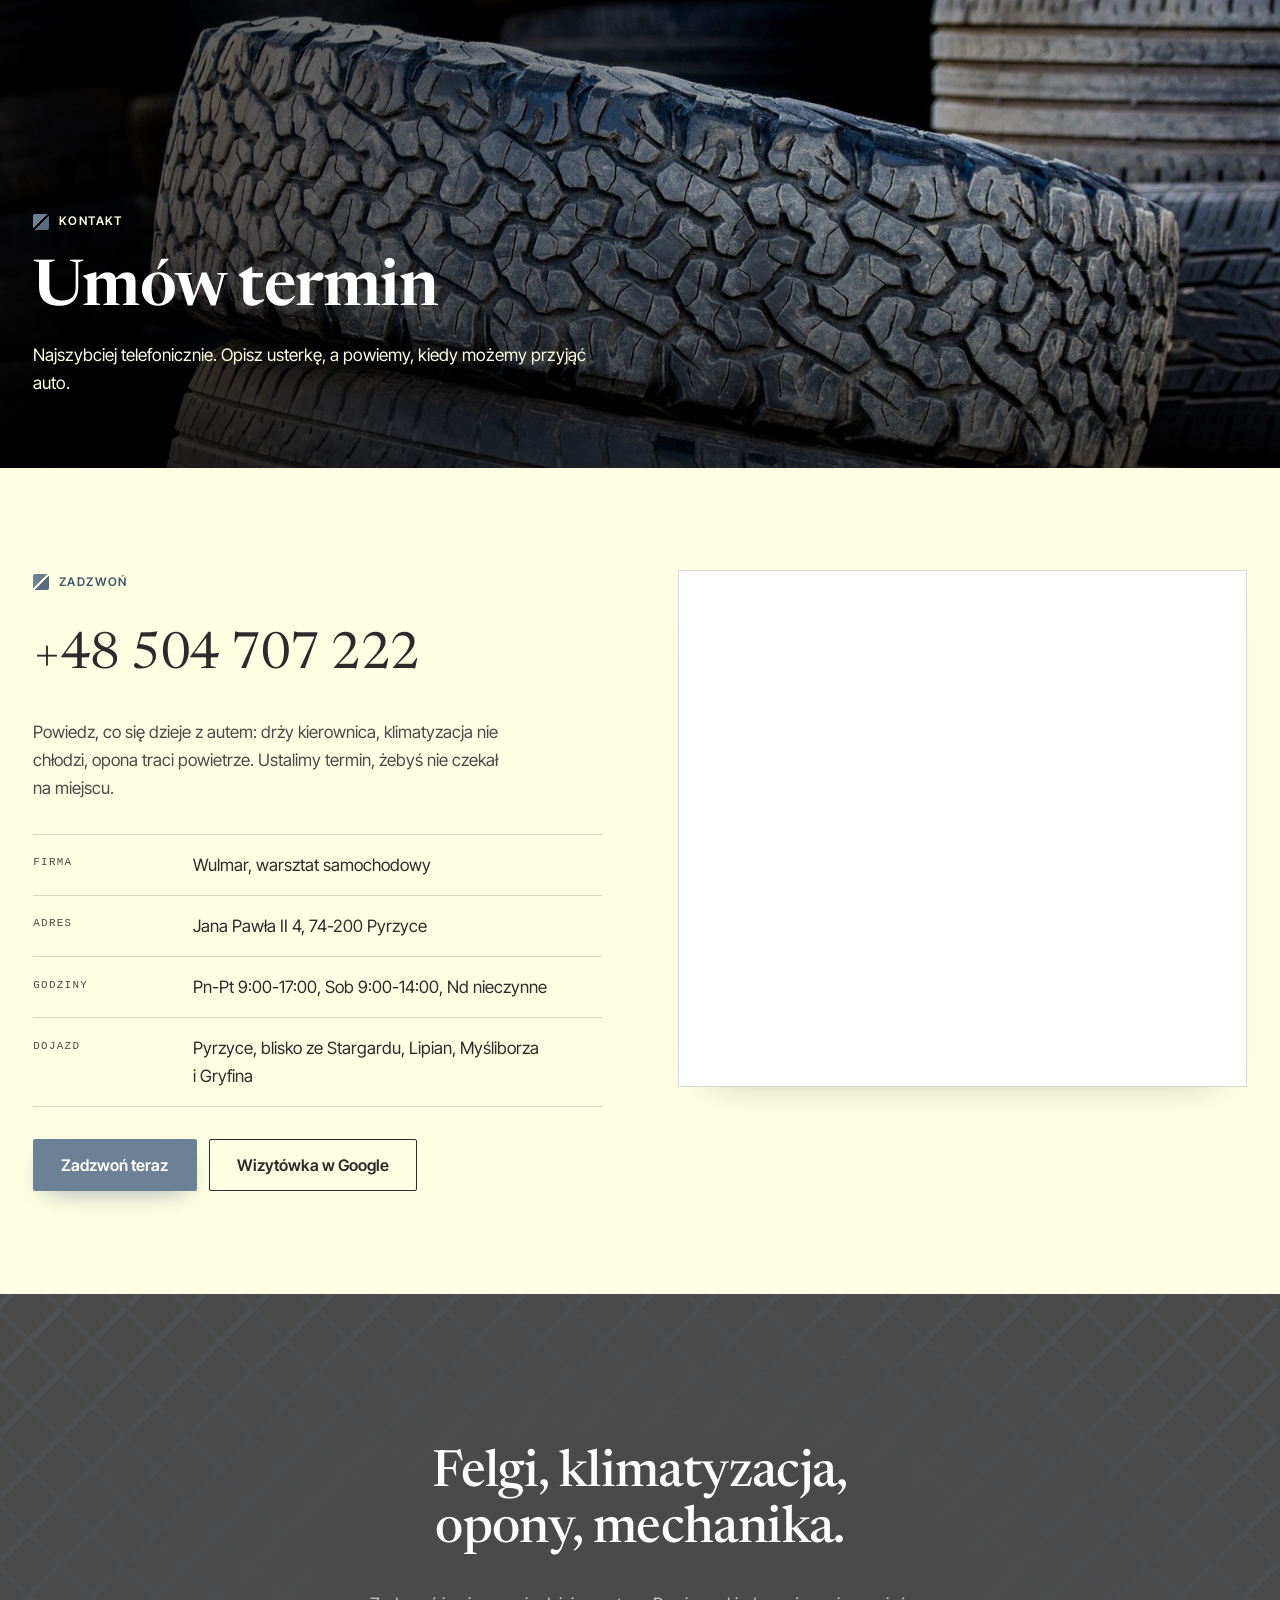
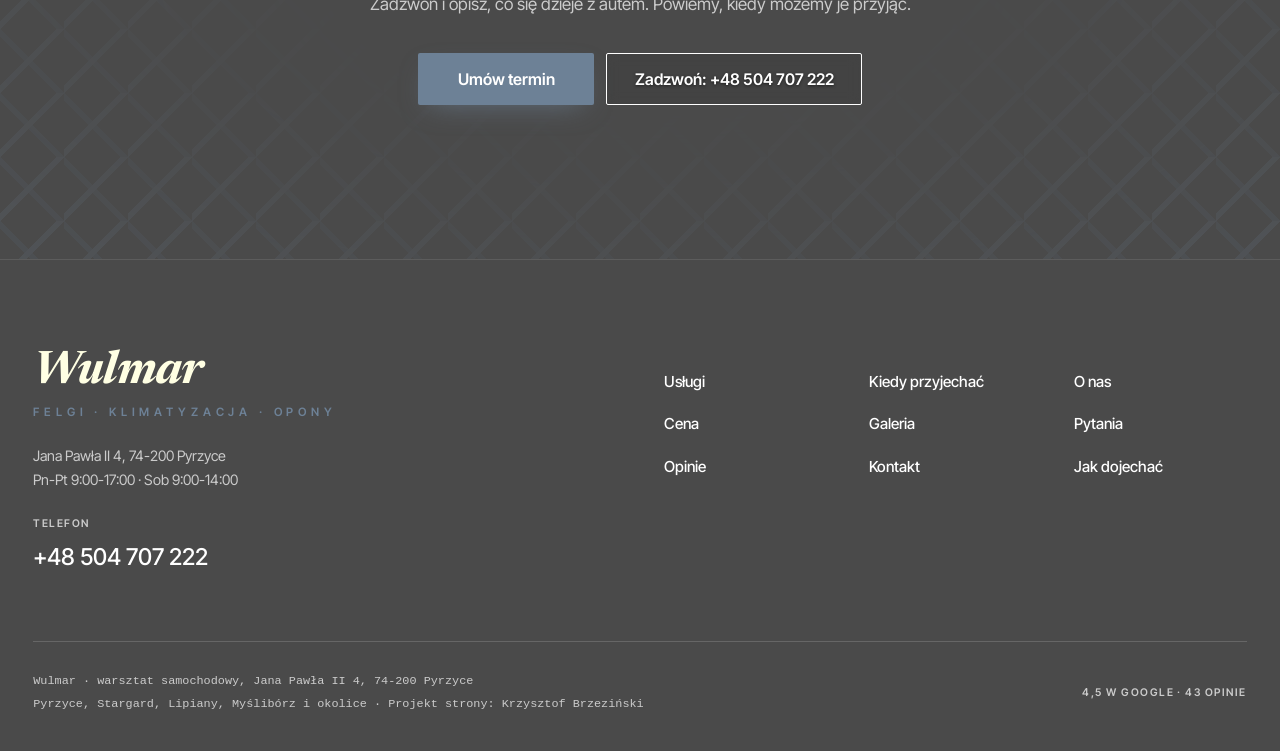
<file: kontakt.html>
<!DOCTYPE html>
<html lang="pl">
<head>
<meta charset="utf-8">
<meta name="viewport" content="width=device-width, initial-scale=1.0">
<title>Kontakt - Wulmar Pyrzyce, tel. 504 707 222</title>
<meta name="description" content="Wulmar, Jana Pawła II 4, 74-200 Pyrzyce. Telefon +48 504 707 222. Pn-Pt 9:00-17:00, Sob 9:00-14:00.">
<meta name="robots" content="noindex, nofollow">
<link rel="canonical" href="https://impulseo-pl.github.io/wulmar/kontakt.html">
<meta name="theme-color" content="#4A4A4A">
<meta property="og:type" content="website">
<meta property="og:locale" content="pl_PL">
<meta property="og:site_name" content="Wulmar">
<meta property="og:title" content="Kontakt - Wulmar Pyrzyce, tel. 504 707 222">
<meta property="og:description" content="Wulmar, Jana Pawła II 4, 74-200 Pyrzyce. Telefon +48 504 707 222. Pn-Pt 9:00-17:00, Sob 9:00-14:00.">
<meta property="og:url" content="https://impulseo-pl.github.io/wulmar/kontakt.html">
<meta property="og:image" content="https://impulseo-pl.github.io/wulmar/img/og.jpg">
<meta property="og:image:width" content="1200">
<meta property="og:image:height" content="630">
<meta name="twitter:card" content="summary_large_image">
<link rel="preconnect" href="https://fonts.googleapis.com">
<link rel="preconnect" href="https://fonts.gstatic.com" crossorigin>
<link href="https://fonts.googleapis.com/css2?family=Inter+Tight:wght@400;500;600;700&family=Newsreader:ital,opsz,wght@0,6..72,400;0,6..72,500;0,6..72,600;1,6..72,600;1,6..72,700&display=swap" rel="stylesheet">
<link rel="stylesheet" href="assets/styles.css?v=20261117w">
<script type="application/ld+json">{"@context": "https://schema.org", "@type": "AutoRepair", "name": "Wulmar", "url": "https://impulseo-pl.github.io/wulmar/", "telephone": "+48504707222", "image": "https://impulseo-pl.github.io/wulmar/img/og.jpg", "address": {"@type": "PostalAddress", "streetAddress": "Jana Pawła II 4", "postalCode": "74-200", "addressLocality": "Pyrzyce", "addressCountry": "PL"}, "openingHours": ["Mo-Fr 09:00-17:00", "Sa 09:00-14:00"], "aggregateRating": {"@type": "AggregateRating", "ratingValue": "4.5", "reviewCount": "43"}, "areaServed": ["Pyrzyce", "Stargard", "Lipiany", "Myślibórz", "Gryfino"], "sameAs": ["https://maps.google.com/?cid=6941455232217410182"]}</script>
</head>
<body>
<a class="skip" href="#tresc">Przejdź do treści</a>
<div class="stick" aria-hidden="false"><div class="wrap"><a class="mini-mark" href="index.html">Wulmar</a><nav class="nav" aria-label="Główne menu"><div class="has-drop"><a class="nav-item" href="oferta.html">Usługi <svg class="chev" viewBox="0 0 10 10" aria-hidden="true"><path d="M1 3l4 4 4-4" fill="none" stroke="currentColor" stroke-width="1.5"/></svg></a><div class="drop" role="menu"><p class="drop-cat">Felgi i&nbsp;opony</p><a href="oferta.html#prostowanie-felg">Prostowanie felg</a><a href="oferta.html#wywazanie">Wyważanie kół</a><a href="oferta.html#opony">Wymiana i&nbsp;naprawa opon</a><p class="drop-cat">Klimatyzacja i&nbsp;mechanika</p><a href="oferta.html#serwis-klimatyzacji">Serwis klimatyzacji</a><a href="oferta.html#odgrzybianie">Odgrzybianie nawiewów</a><a href="oferta.html#mechanika">Mechanika</a><a class="drop-all" href="oferta.html">Wszystkie usługi <span class="arr">→</span></a></div></div><a class="nav-item" href="index.html#kiedy">Kiedy przyjechać</a><a class="nav-item" href="index.html#cena">Cena</a><a class="nav-item" href="realizacje.html">Galeria</a><a class="nav-item" href="index.html#opinie">Opinie</a><a class="nav-item" href="o-nas.html">O&nbsp;nas</a><a class="nav-item" href="kontakt.html">Kontakt</a></nav><div class="head-right"><a class="btn btn-teal btn-sm btn-pill" href="kontakt.html">Umów termin</a><a class="head-phone" href="tel:+48504707222">Zadzwoń +48 504 707 222</a></div><button class="burger" type="button" aria-label="Otwórz menu"><span></span></button></div></div>
<main id="tresc">
<section class="pagehead">
<img src="img/ph-kontakt.jpg" alt="Opony ułożone w&nbsp;stosy w&nbsp;wulkanizacji" width="1880" height="1253" fetchpriority="high">
<div class="wrap"><span class="eyebrow">Kontakt</span><h1>Umów termin</h1><p>Najszybciej telefonicznie. Opisz usterkę, a&nbsp;powiemy, kiedy możemy przyjąć auto.</p></div>
</section><section class="sec sec-paper"><div class="wrap contact">
<div class="rv"><span class="eyebrow">Zadzwoń</span><br><a class="c-big" href="tel:+48504707222">+48 504 707 222</a>
<p style="margin-top:1.2rem;color:var(--slate);max-width:30rem">Powiedz, co się dzieje z&nbsp;autem: drży kierownica, klimatyzacja nie chłodzi, opona traci powietrze. Ustalimy termin, żebyś nie czekał na miejscu.</p>
<dl class="c-dl">
<div><dt>Firma</dt><dd>Wulmar, warsztat samochodowy</dd></div>
<div><dt>Adres</dt><dd>Jana Pawła II 4, 74-200 Pyrzyce</dd></div>
<div><dt>Godziny</dt><dd>Pn-Pt 9:00-17:00, Sob 9:00-14:00, Nd nieczynne</dd></div>
<div><dt>Dojazd</dt><dd>Pyrzyce, blisko ze Stargardu, Lipian, Myśliborza i&nbsp;Gryfina</dd></div>
</dl>
<div class="btn-row" style="margin-top:2rem"><a class="btn btn-teal" href="tel:+48504707222">Zadzwoń teraz</a><a class="btn btn-line-dark" href="https://maps.google.com/?cid=6941455232217410182" target="_blank" rel="noopener">Wizytówka w&nbsp;Google</a></div>
</div>
<div class="map rv"><iframe title="Mapa: Wulmar, Pyrzyce" src="https://maps.google.com/maps?q=Jana%20Paw%C5%82a%20II%204%2C%2074-200%20Pyrzyce&amp;z=15&amp;output=embed" loading="lazy" referrerpolicy="no-referrer-when-downgrade"></iframe></div>
</div></section><section class="cta-dark on-dark">
<div class="wrap rv">
<h2>Felgi, klimatyzacja, opony, mechanika.</h2>
<p>Zadzwoń i&nbsp;opisz, co się dzieje z&nbsp;autem. Powiemy, kiedy możemy je przyjąć.</p>
<div class="btn-row"><a class="btn btn-teal" href="kontakt.html">Umów termin</a><a class="btn btn-line-light" href="tel:+48504707222">Zadzwoń: +48 504 707 222</a></div>
</div>
</section>
</main>
<footer class="foot">
<div class="wrap">
<div class="foot-grid">
<div>
<a class="foot-name" href="index.html">Wulmar<small>Felgi · klimatyzacja · opony</small></a>
<p class="foot-addr">Jana Pawła II 4, 74-200 Pyrzyce<br>Pn-Pt 9:00-17:00 · Sob 9:00-14:00</p>
<span class="foot-lab">Telefon</span>
<a class="foot-phone" href="tel:+48504707222">+48 504 707 222</a>
</div>
<nav class="foot-menu" aria-label="Stopka">
<a href="oferta.html">Usługi</a><a href="index.html#kiedy">Kiedy przyjechać</a><a href="o-nas.html">O&nbsp;nas</a>
<a href="index.html#cena">Cena</a><a href="realizacje.html">Galeria</a><a href="index.html#faq">Pytania</a>
<a href="index.html#opinie">Opinie</a><a href="kontakt.html">Kontakt</a><a href="https://maps.google.com/?cid=6941455232217410182" target="_blank" rel="noopener">Jak dojechać</a>
</nav>
</div>
<div class="foot-bottom">
<div>Wulmar · warsztat samochodowy, Jana Pawła II 4, 74-200 Pyrzyce<br>Pyrzyce, Stargard, Lipiany, Myślibórz i&nbsp;okolice · Projekt strony: Krzysztof Brzeziński</div>
<div class="foot-badge">4,5 w&nbsp;Google · 43 opinie</div>
</div>
</div>
</footer>
<div class="mnav" aria-label="Menu"><div class="mnav-top"><span class="mini-mark">Wulmar</span><button class="mnav-close" type="button" aria-label="Zamknij menu">×</button></div><a class="mcat" href="oferta.html">Wszystkie usługi</a><p class="mcat">Felgi i&nbsp;opony</p><a href="oferta.html#prostowanie-felg">Prostowanie felg</a><a href="oferta.html#wywazanie">Wyważanie kół</a><a href="oferta.html#opony">Wymiana i&nbsp;naprawa opon</a><p class="mcat">Klimatyzacja i&nbsp;mechanika</p><a href="oferta.html#serwis-klimatyzacji">Serwis klimatyzacji</a><a href="oferta.html#odgrzybianie">Odgrzybianie nawiewów</a><a href="oferta.html#mechanika">Mechanika</a><p class="mcat">Warsztat</p><a href="index.html#kiedy">Kiedy przyjechać</a><a href="realizacje.html">Galeria</a><a href="o-nas.html">O&nbsp;nas</a><a href="index.html#opinie">Opinie</a><a href="kontakt.html">Kontakt</a><a class="btn btn-teal" href="kontakt.html">Umów termin</a><a class="btn btn-line-light" href="tel:+48504707222">Zadzwoń +48 504 707 222</a></div>
<div class="sticky-call"><a class="sc-call" href="tel:+48504707222">Zadzwoń</a><a class="sc-quote" href="kontakt.html">Umów termin</a></div>
<script src="assets/main.js?v=20261117w"></script>
</body>
</html>
</file>
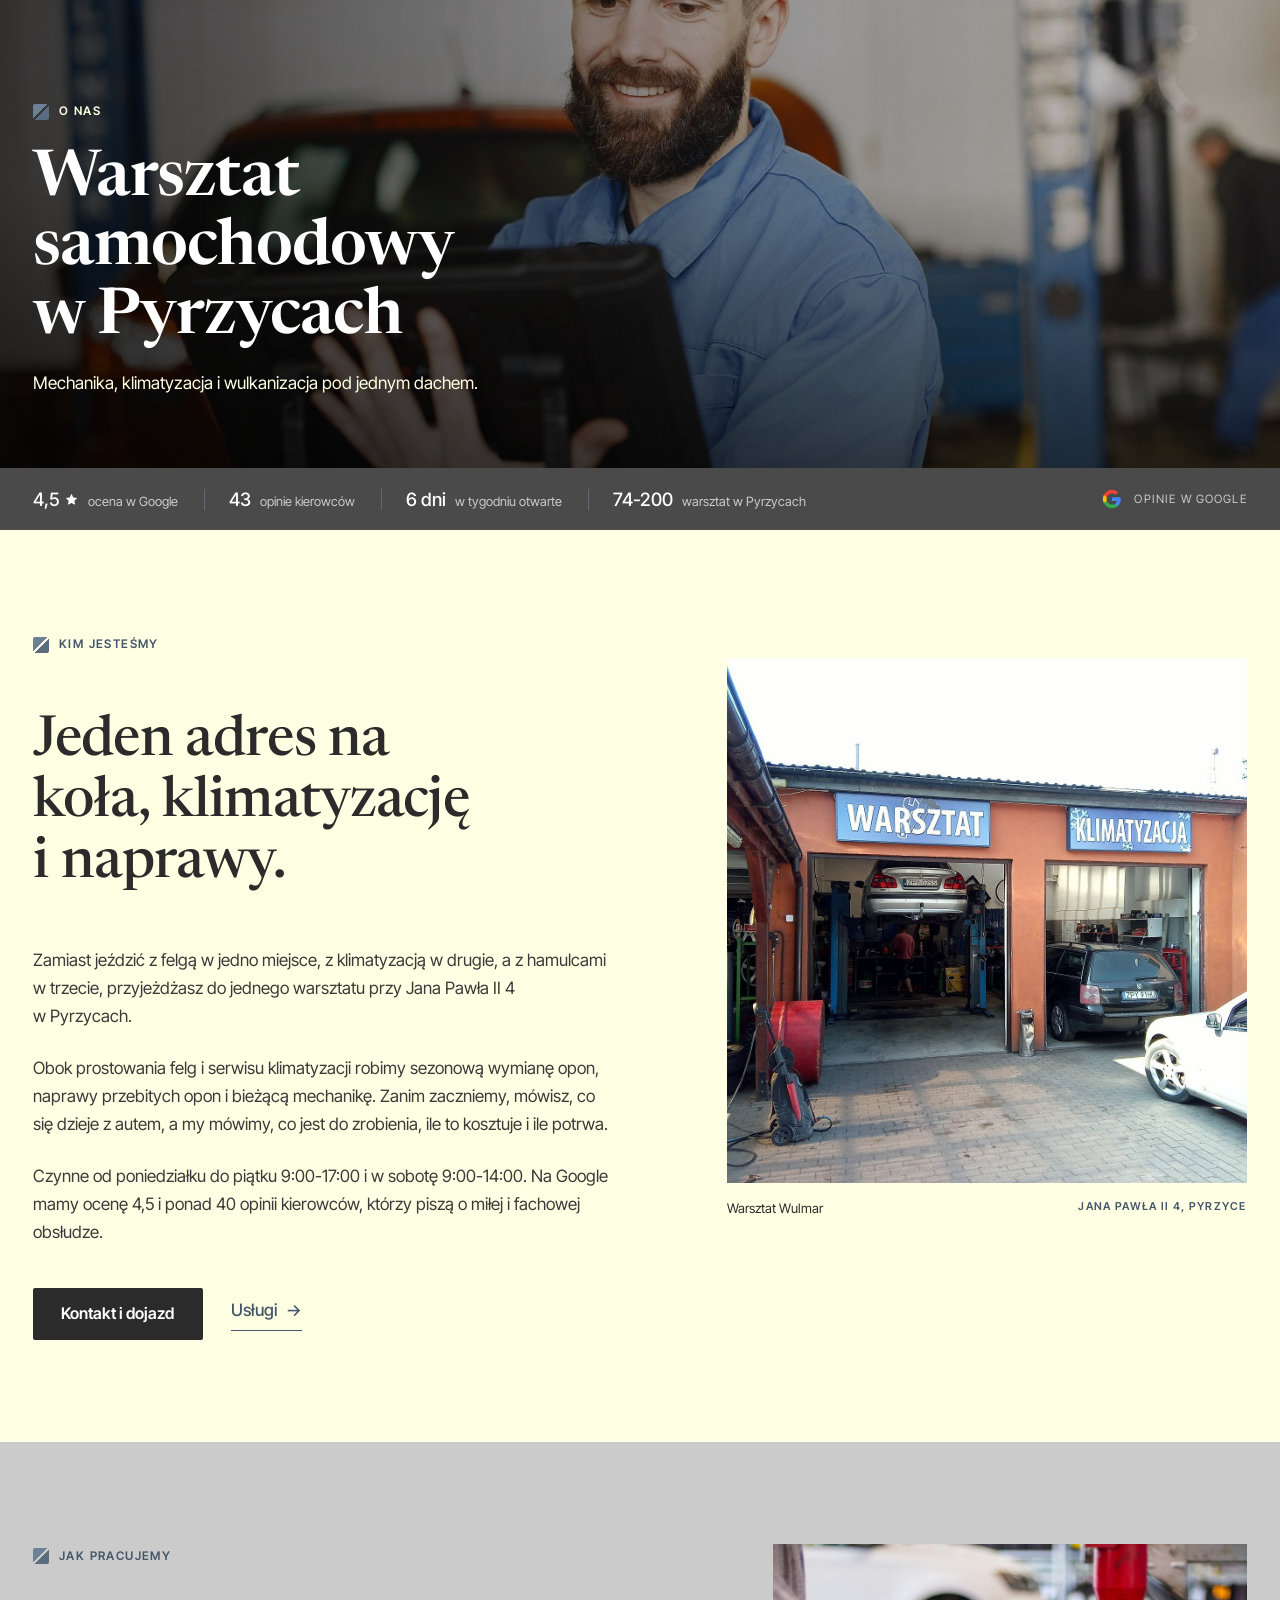
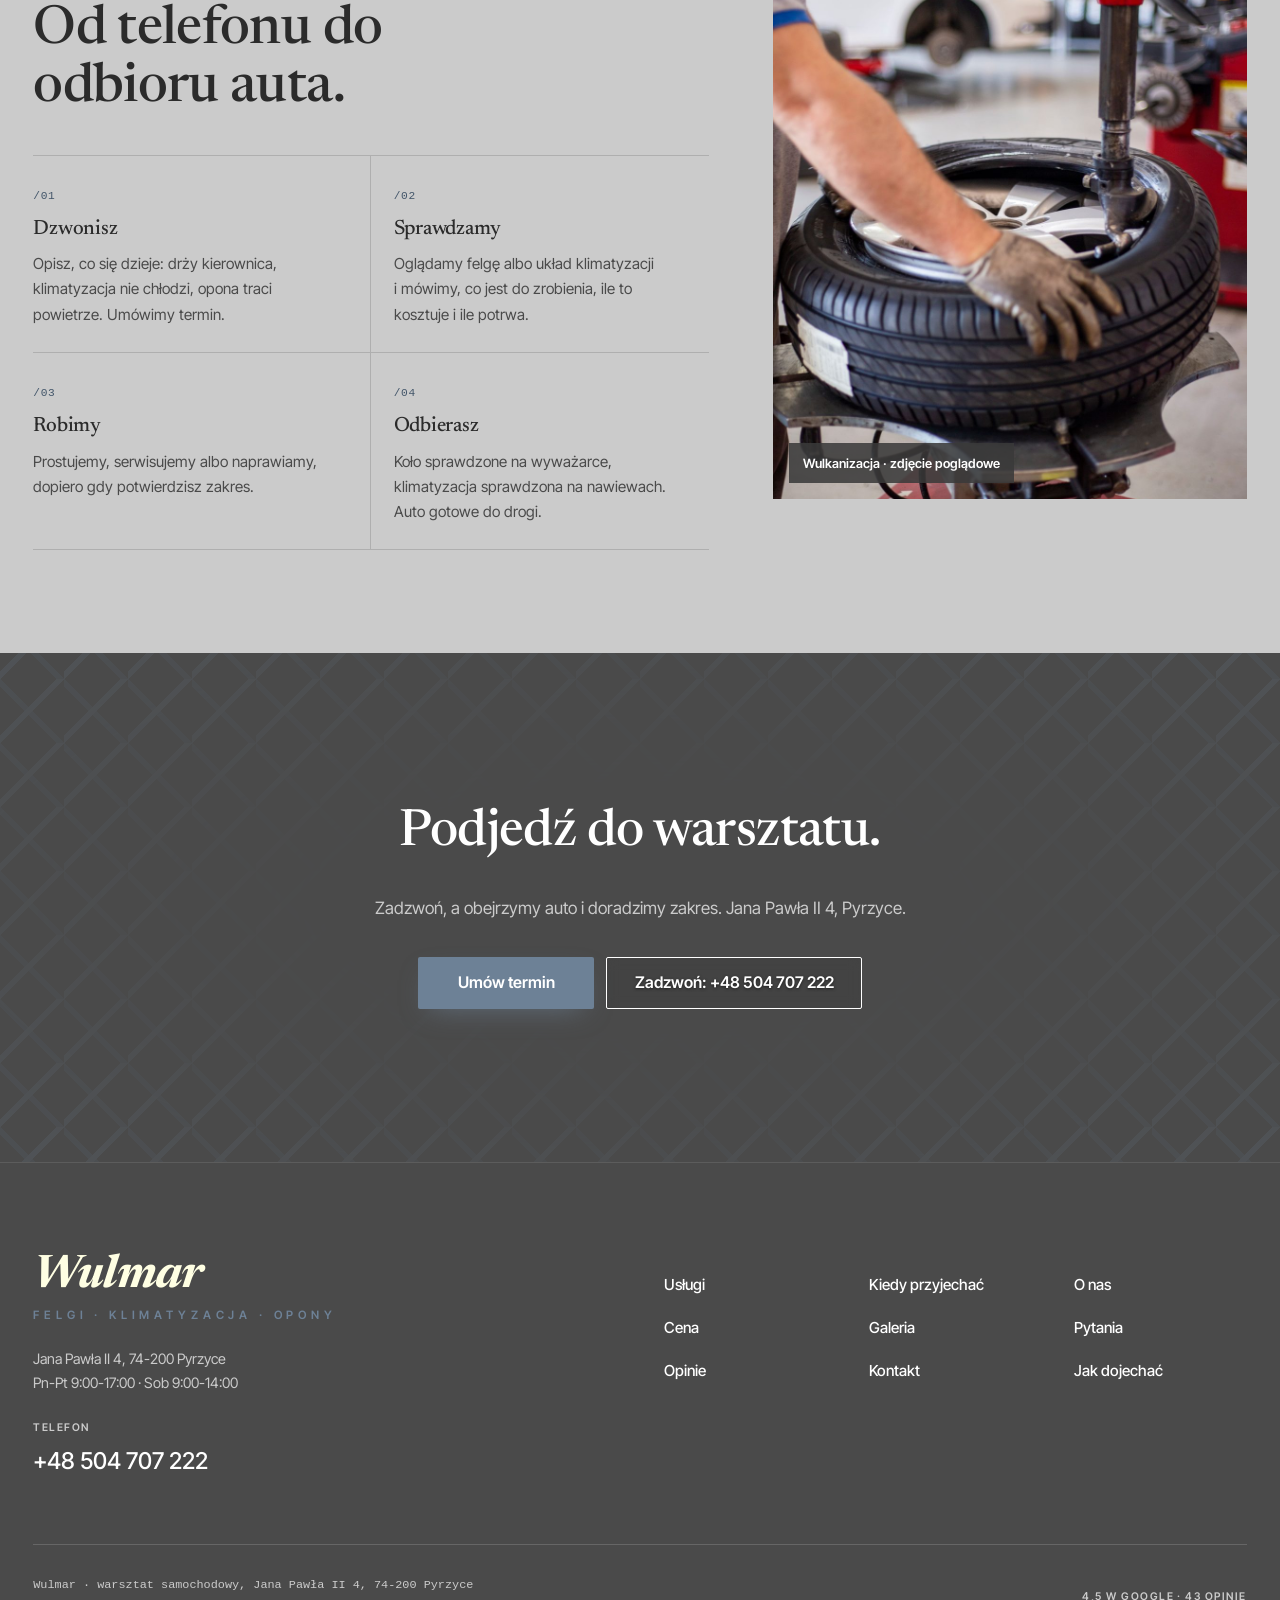
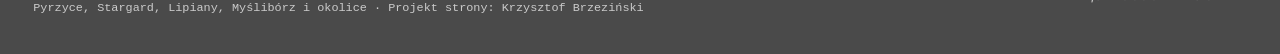
<file: o-nas.html>
<!DOCTYPE html>
<html lang="pl">
<head>
<meta charset="utf-8">
<meta name="viewport" content="width=device-width, initial-scale=1.0">
<title>O nas - Wulmar, warsztat samochodowy w Pyrzycach</title>
<meta name="description" content="Wulmar: warsztat przy Jana Pawła II 4 w Pyrzycach. Mechanika, klimatyzacja i wulkanizacja pod jednym dachem.">
<meta name="robots" content="noindex, nofollow">
<link rel="canonical" href="https://impulseo-pl.github.io/wulmar/o-nas.html">
<meta name="theme-color" content="#4A4A4A">
<meta property="og:type" content="website">
<meta property="og:locale" content="pl_PL">
<meta property="og:site_name" content="Wulmar">
<meta property="og:title" content="O nas - Wulmar, warsztat samochodowy w Pyrzycach">
<meta property="og:description" content="Wulmar: warsztat przy Jana Pawła II 4 w Pyrzycach. Mechanika, klimatyzacja i wulkanizacja pod jednym dachem.">
<meta property="og:url" content="https://impulseo-pl.github.io/wulmar/o-nas.html">
<meta property="og:image" content="https://impulseo-pl.github.io/wulmar/img/og.jpg">
<meta property="og:image:width" content="1200">
<meta property="og:image:height" content="630">
<meta name="twitter:card" content="summary_large_image">
<link rel="preconnect" href="https://fonts.googleapis.com">
<link rel="preconnect" href="https://fonts.gstatic.com" crossorigin>
<link href="https://fonts.googleapis.com/css2?family=Inter+Tight:wght@400;500;600;700&family=Newsreader:ital,opsz,wght@0,6..72,400;0,6..72,500;0,6..72,600;1,6..72,600;1,6..72,700&display=swap" rel="stylesheet">
<link rel="stylesheet" href="assets/styles.css?v=20261117w">
<script type="application/ld+json">{"@context": "https://schema.org", "@type": "AutoRepair", "name": "Wulmar", "url": "https://impulseo-pl.github.io/wulmar/", "telephone": "+48504707222", "image": "https://impulseo-pl.github.io/wulmar/img/og.jpg", "address": {"@type": "PostalAddress", "streetAddress": "Jana Pawła II 4", "postalCode": "74-200", "addressLocality": "Pyrzyce", "addressCountry": "PL"}, "openingHours": ["Mo-Fr 09:00-17:00", "Sa 09:00-14:00"], "aggregateRating": {"@type": "AggregateRating", "ratingValue": "4.5", "reviewCount": "43"}, "areaServed": ["Pyrzyce", "Stargard", "Lipiany", "Myślibórz", "Gryfino"], "sameAs": ["https://maps.google.com/?cid=6941455232217410182"]}</script>
</head>
<body>
<a class="skip" href="#tresc">Przejdź do treści</a>
<div class="stick" aria-hidden="false"><div class="wrap"><a class="mini-mark" href="index.html">Wulmar</a><nav class="nav" aria-label="Główne menu"><div class="has-drop"><a class="nav-item" href="oferta.html">Usługi <svg class="chev" viewBox="0 0 10 10" aria-hidden="true"><path d="M1 3l4 4 4-4" fill="none" stroke="currentColor" stroke-width="1.5"/></svg></a><div class="drop" role="menu"><p class="drop-cat">Felgi i&nbsp;opony</p><a href="oferta.html#prostowanie-felg">Prostowanie felg</a><a href="oferta.html#wywazanie">Wyważanie kół</a><a href="oferta.html#opony">Wymiana i&nbsp;naprawa opon</a><p class="drop-cat">Klimatyzacja i&nbsp;mechanika</p><a href="oferta.html#serwis-klimatyzacji">Serwis klimatyzacji</a><a href="oferta.html#odgrzybianie">Odgrzybianie nawiewów</a><a href="oferta.html#mechanika">Mechanika</a><a class="drop-all" href="oferta.html">Wszystkie usługi <span class="arr">→</span></a></div></div><a class="nav-item" href="index.html#kiedy">Kiedy przyjechać</a><a class="nav-item" href="index.html#cena">Cena</a><a class="nav-item" href="realizacje.html">Galeria</a><a class="nav-item" href="index.html#opinie">Opinie</a><a class="nav-item" href="o-nas.html">O&nbsp;nas</a><a class="nav-item" href="kontakt.html">Kontakt</a></nav><div class="head-right"><a class="btn btn-teal btn-sm btn-pill" href="kontakt.html">Umów termin</a><a class="head-phone" href="tel:+48504707222">Zadzwoń +48 504 707 222</a></div><button class="burger" type="button" aria-label="Otwórz menu"><span></span></button></div></div>
<main id="tresc">
<section class="pagehead">
<img src="img/ph-onas.jpg" alt="Mechanik z&nbsp;testerem diagnostycznym w&nbsp;warsztacie" width="1880" height="1253" fetchpriority="high">
<div class="wrap"><span class="eyebrow">O&nbsp;nas</span><h1>Warsztat samochodowy w&nbsp;Pyrzycach</h1><p>Mechanika, klimatyzacja i&nbsp;wulkanizacja pod jednym dachem.</p></div>
</section><section class="trust" aria-label="W liczbach">
<div class="wrap">
<ul class="trust-items">
<li><b>4,5 <svg viewBox="0 0 24 24" aria-hidden="true"><path fill="currentColor" d="M12 2.8l2.85 5.8 6.4.93-4.63 4.5 1.1 6.37L12 17.4l-5.72 3 1.1-6.37-4.63-4.5 6.4-.93L12 2.8Z"/></svg></b> ocena w&nbsp;Google</li>
<li><b>43</b> opinie kierowców</li>
<li><b>6 dni</b> w&nbsp;tygodniu otwarte</li>
<li><b>74-200</b> warsztat w&nbsp;Pyrzycach</li>
</ul>
<a class="trust-badge" href="https://maps.google.com/?cid=6941455232217410182" target="_blank" rel="noopener"><svg viewBox="0 0 24 24" width="20" height="20" aria-hidden="true"><path fill="#4285F4" d="M22.56 12.25c0-.78-.07-1.53-.2-2.25H12v4.26h5.92c-.26 1.37-1.04 2.53-2.21 3.31v2.77h3.57c2.08-1.92 3.28-4.74 3.28-8.09z"/><path fill="#34A853" d="M12 23c2.97 0 5.46-.98 7.28-2.66l-3.57-2.77c-.98.66-2.23 1.06-3.71 1.06-2.86 0-5.29-1.93-6.16-4.53H2.18v2.84C3.99 20.53 7.7 23 12 23z"/><path fill="#FBBC05" d="M5.84 14.09c-.22-.66-.35-1.36-.35-2.09s.13-1.43.35-2.09V7.07H2.18C1.43 8.55 1 10.22 1 12s.43 3.45 1.18 4.93l2.85-2.22.81-.62z"/><path fill="#EA4335" d="M12 5.38c1.62 0 3.06.56 4.21 1.64l3.15-3.15C17.45 2.09 14.97 1 12 1 7.7 1 3.99 3.47 2.18 7.07l3.66 2.84c.87-2.6 3.3-4.53 6.16-4.53z"/></svg> Opinie w&nbsp;Google</a>
</div>
</section><section class="sec sec-paper"><div class="wrap about">
<div class="about-txt rv"><span class="eyebrow">Kim jesteśmy</span><h2>Jeden adres na koła, klimatyzację i&nbsp;naprawy.</h2>
<p>Zamiast jeździć z&nbsp;felgą w&nbsp;jedno miejsce, z&nbsp;klimatyzacją w&nbsp;drugie, a&nbsp;z&nbsp;hamulcami w&nbsp;trzecie, przyjeżdżasz do jednego warsztatu przy Jana Pawła II 4 w&nbsp;Pyrzycach.</p>
<p>Obok prostowania felg i&nbsp;serwisu klimatyzacji robimy sezonową wymianę opon, naprawy przebitych opon i&nbsp;bieżącą mechanikę. Zanim zaczniemy, mówisz, co się dzieje z&nbsp;autem, a&nbsp;my mówimy, co jest do zrobienia, ile to kosztuje i&nbsp;ile potrwa.</p>
<p>Czynne od poniedziałku do piątku 9:00-17:00 i&nbsp;w&nbsp;sobotę 9:00-14:00. Na Google mamy ocenę 4,5 i&nbsp;ponad 40 opinii kierowców, którzy piszą o&nbsp;miłej i&nbsp;fachowej obsłudze.</p>
<div class="btn-row"><a class="btn btn-dark" href="kontakt.html">Kontakt i&nbsp;dojazd</a><a class="link-arrow" href="oferta.html">Usługi <span class="arr">→</span></a></div></div>
<figure class="about-fig rv"><div class="ph-frame"><img src="img/about.jpg" alt="Warsztat Wulmar z&nbsp;szyldami Warsztat, Klimatyzacja i&nbsp;Opony" width="1600" height="1200"></div>
<figcaption class="fig-cap"><span>Warsztat Wulmar</span><span>Jana Pawła II 4, Pyrzyce</span></figcaption></figure>
</div></section>
<section class="sec sec-white"><div class="wrap why">
<div class="rv"><span class="eyebrow">Jak pracujemy</span><h2 class="h2">Od telefonu do odbioru auta.</h2>
<div class="why-grid">
<div class="why-cell"><span class="mono">/01</span><h3>Dzwonisz</h3><p>Opisz, co się dzieje: drży kierownica, klimatyzacja nie chłodzi, opona traci powietrze. Umówimy termin.</p></div>
<div class="why-cell"><span class="mono">/02</span><h3>Sprawdzamy</h3><p>Oglądamy felgę albo układ klimatyzacji i&nbsp;mówimy, co jest do zrobienia, ile to kosztuje i&nbsp;ile potrwa.</p></div>
<div class="why-cell"><span class="mono">/03</span><h3>Robimy</h3><p>Prostujemy, serwisujemy albo naprawiamy, dopiero gdy potwierdzisz zakres.</p></div>
<div class="why-cell"><span class="mono">/04</span><h3>Odbierasz</h3><p>Koło sprawdzone na wyważarce, klimatyzacja sprawdzona na nawiewach. Auto gotowe do drogi.</p></div>
</div></div>
<figure class="why-fig rv"><div class="ph-frame"><img src="img/r6.jpg" alt="Opona na montażownicy w&nbsp;wulkanizacji" width="1000" height="1500"></div><figcaption>Wulkanizacja · zdjęcie poglądowe</figcaption></figure>
</div></section>
<section class="cta-dark on-dark">
<div class="wrap rv">
<h2>Podjedź do warsztatu.</h2>
<p>Zadzwoń, a&nbsp;obejrzymy auto i&nbsp;doradzimy zakres. Jana Pawła II 4, Pyrzyce.</p>
<div class="btn-row"><a class="btn btn-teal" href="kontakt.html">Umów termin</a><a class="btn btn-line-light" href="tel:+48504707222">Zadzwoń: +48 504 707 222</a></div>
</div>
</section>
</main>
<footer class="foot">
<div class="wrap">
<div class="foot-grid">
<div>
<a class="foot-name" href="index.html">Wulmar<small>Felgi · klimatyzacja · opony</small></a>
<p class="foot-addr">Jana Pawła II 4, 74-200 Pyrzyce<br>Pn-Pt 9:00-17:00 · Sob 9:00-14:00</p>
<span class="foot-lab">Telefon</span>
<a class="foot-phone" href="tel:+48504707222">+48 504 707 222</a>
</div>
<nav class="foot-menu" aria-label="Stopka">
<a href="oferta.html">Usługi</a><a href="index.html#kiedy">Kiedy przyjechać</a><a href="o-nas.html">O&nbsp;nas</a>
<a href="index.html#cena">Cena</a><a href="realizacje.html">Galeria</a><a href="index.html#faq">Pytania</a>
<a href="index.html#opinie">Opinie</a><a href="kontakt.html">Kontakt</a><a href="https://maps.google.com/?cid=6941455232217410182" target="_blank" rel="noopener">Jak dojechać</a>
</nav>
</div>
<div class="foot-bottom">
<div>Wulmar · warsztat samochodowy, Jana Pawła II 4, 74-200 Pyrzyce<br>Pyrzyce, Stargard, Lipiany, Myślibórz i&nbsp;okolice · Projekt strony: Krzysztof Brzeziński</div>
<div class="foot-badge">4,5 w&nbsp;Google · 43 opinie</div>
</div>
</div>
</footer>
<div class="mnav" aria-label="Menu"><div class="mnav-top"><span class="mini-mark">Wulmar</span><button class="mnav-close" type="button" aria-label="Zamknij menu">×</button></div><a class="mcat" href="oferta.html">Wszystkie usługi</a><p class="mcat">Felgi i&nbsp;opony</p><a href="oferta.html#prostowanie-felg">Prostowanie felg</a><a href="oferta.html#wywazanie">Wyważanie kół</a><a href="oferta.html#opony">Wymiana i&nbsp;naprawa opon</a><p class="mcat">Klimatyzacja i&nbsp;mechanika</p><a href="oferta.html#serwis-klimatyzacji">Serwis klimatyzacji</a><a href="oferta.html#odgrzybianie">Odgrzybianie nawiewów</a><a href="oferta.html#mechanika">Mechanika</a><p class="mcat">Warsztat</p><a href="index.html#kiedy">Kiedy przyjechać</a><a href="realizacje.html">Galeria</a><a href="o-nas.html">O&nbsp;nas</a><a href="index.html#opinie">Opinie</a><a href="kontakt.html">Kontakt</a><a class="btn btn-teal" href="kontakt.html">Umów termin</a><a class="btn btn-line-light" href="tel:+48504707222">Zadzwoń +48 504 707 222</a></div>
<div class="sticky-call"><a class="sc-call" href="tel:+48504707222">Zadzwoń</a><a class="sc-quote" href="kontakt.html">Umów termin</a></div>
<script src="assets/main.js?v=20261117w"></script>
</body>
</html>
</file>
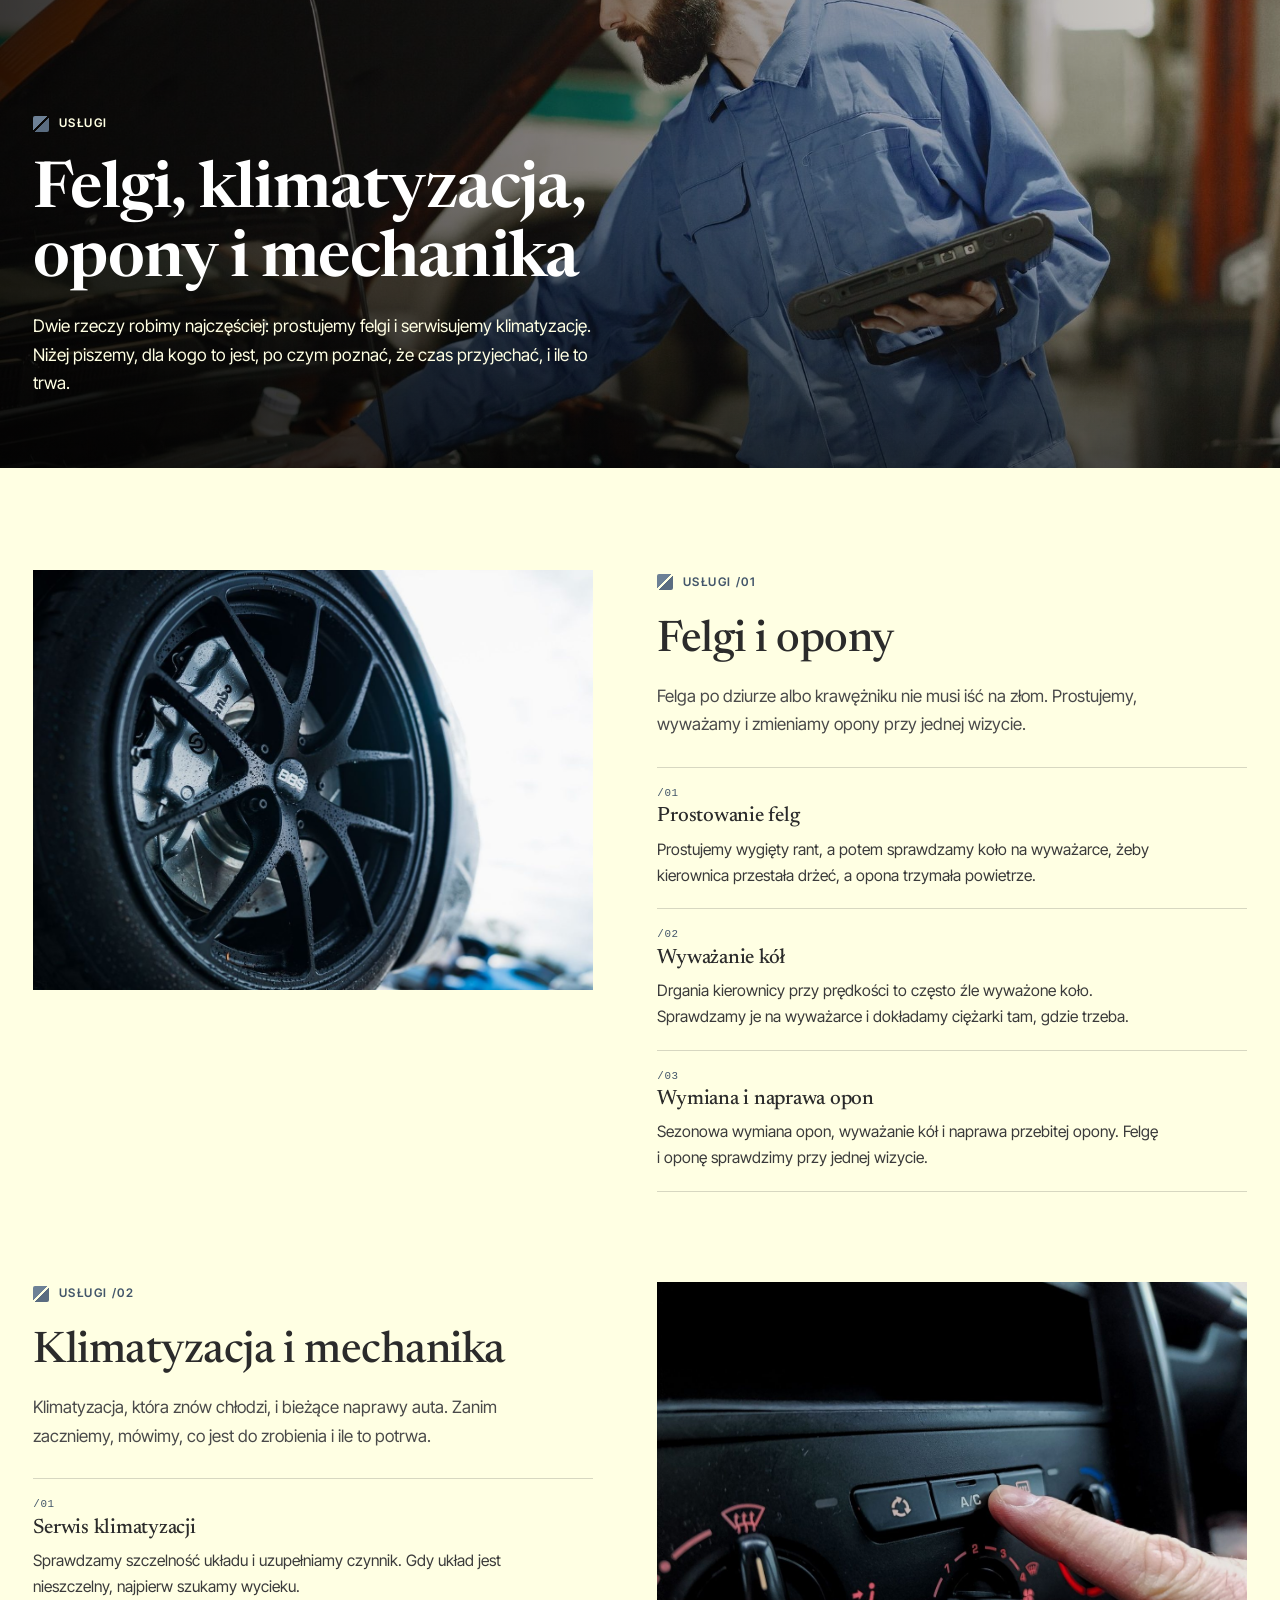
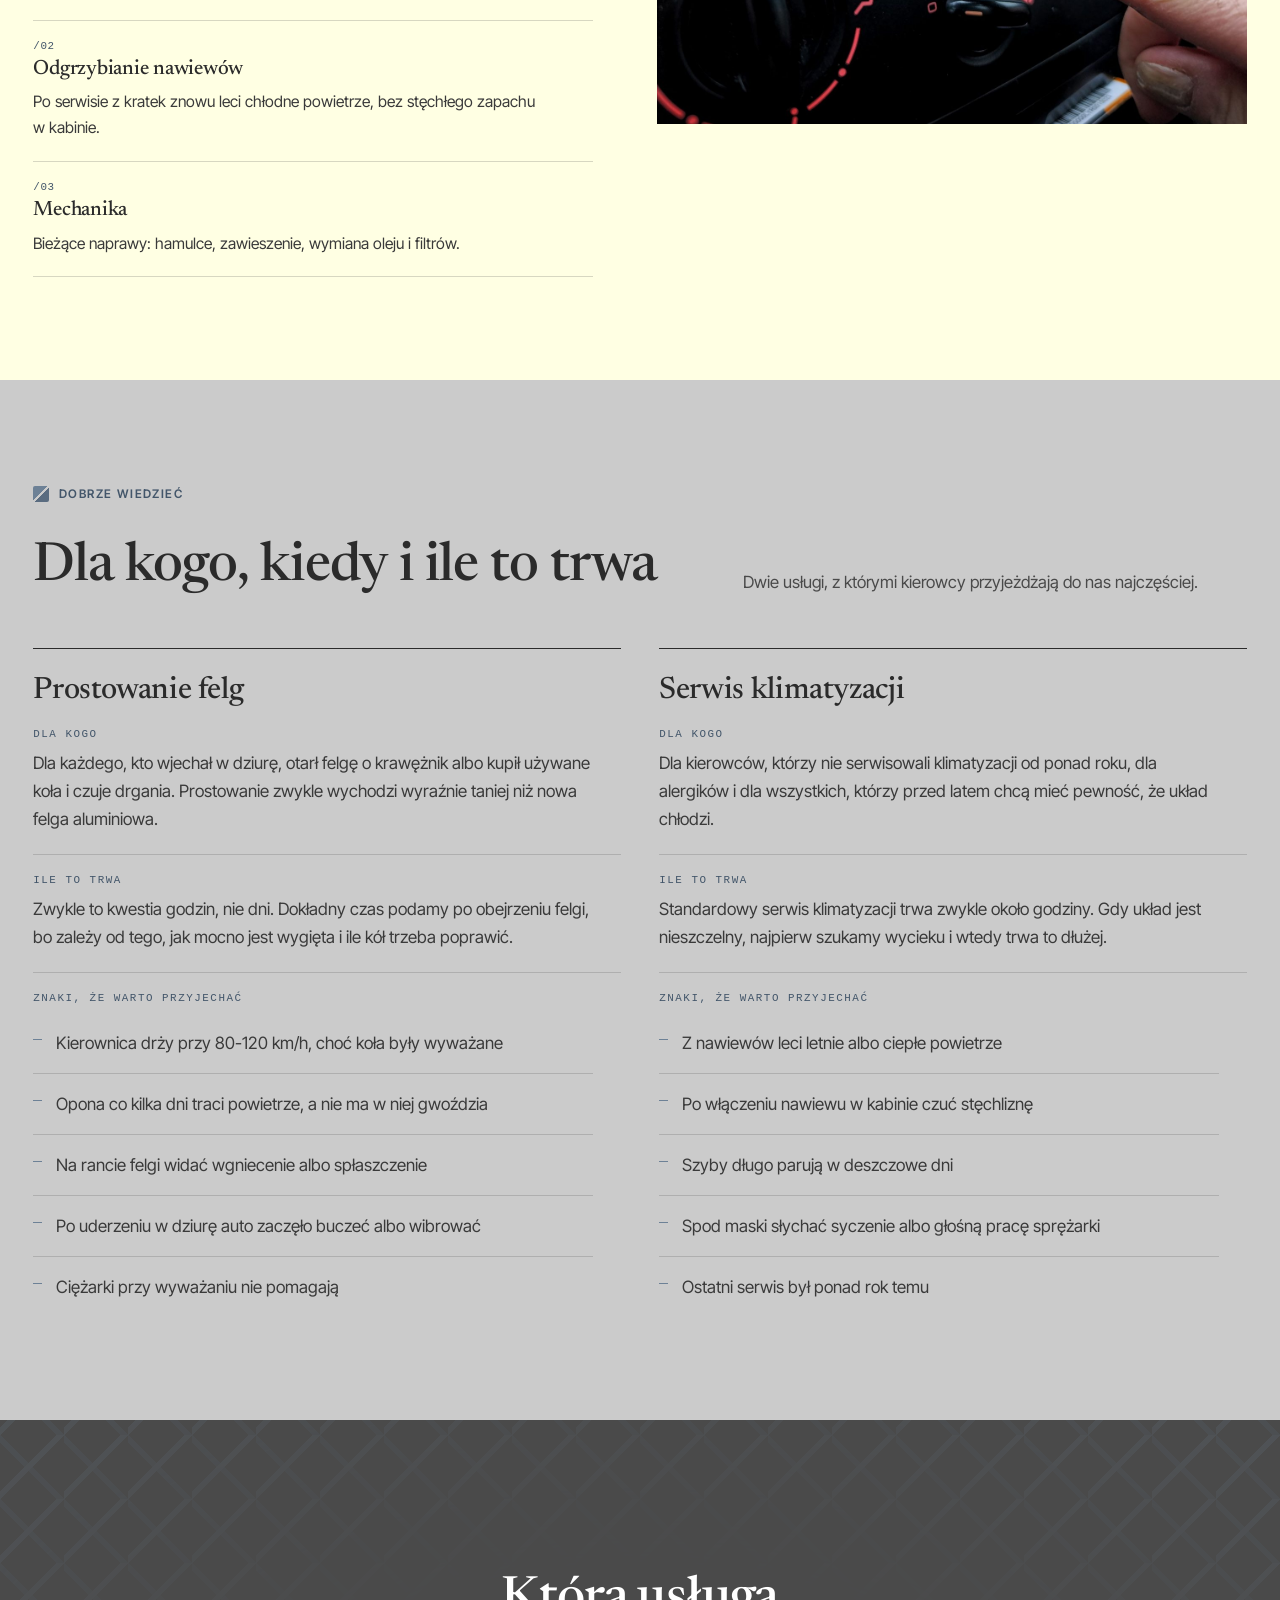
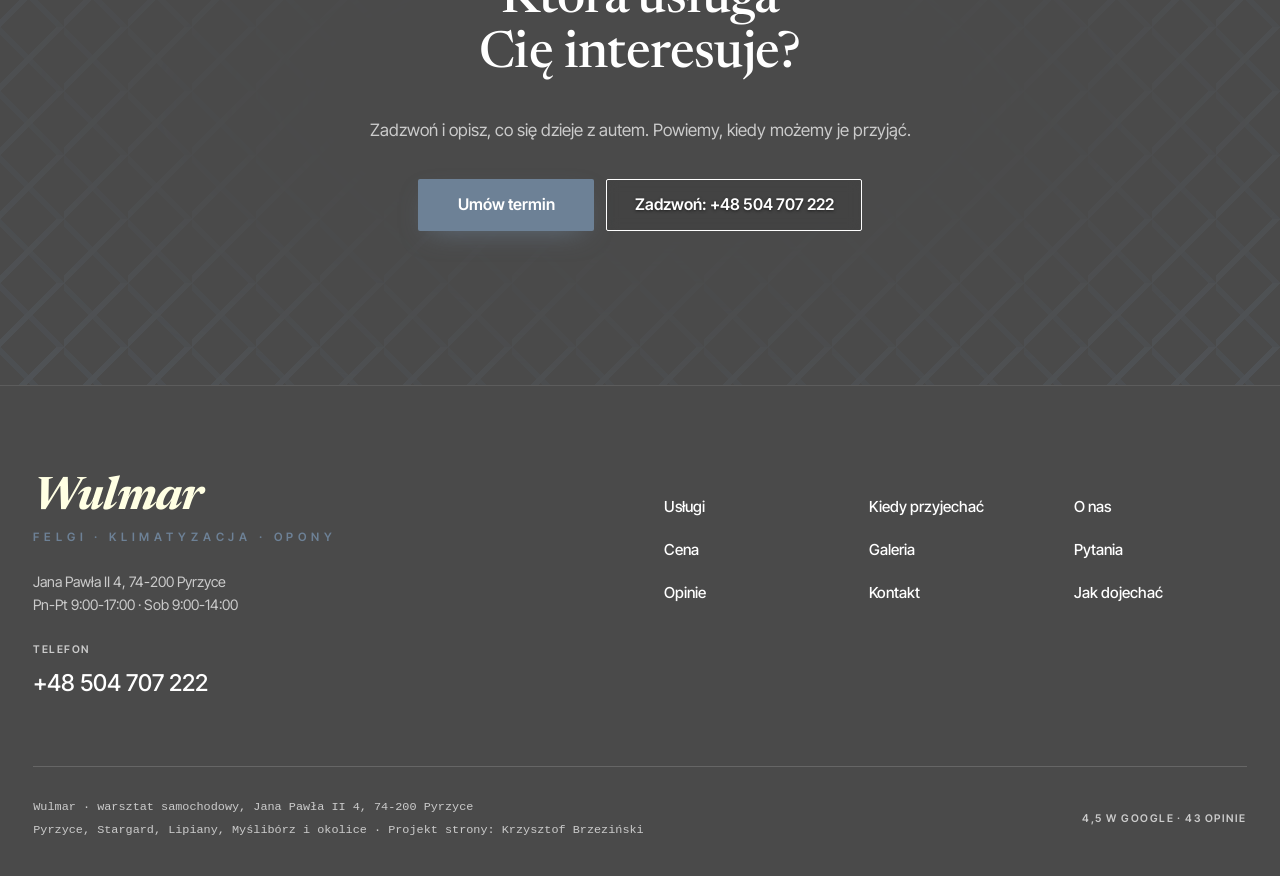
<file: oferta.html>
<!DOCTYPE html>
<html lang="pl">
<head>
<meta charset="utf-8">
<meta name="viewport" content="width=device-width, initial-scale=1.0">
<title>Usługi - prostowanie felg, klimatyzacja, opony · Wulmar Pyrzyce</title>
<meta name="description" content="Prostowanie felg, serwis klimatyzacji, wymiana opon i mechanika w Pyrzycach. Dla kogo, po czym poznać, że czas przyjechać, i ile to trwa.">
<meta name="robots" content="noindex, nofollow">
<link rel="canonical" href="https://impulseo-pl.github.io/wulmar/oferta.html">
<meta name="theme-color" content="#4A4A4A">
<meta property="og:type" content="website">
<meta property="og:locale" content="pl_PL">
<meta property="og:site_name" content="Wulmar">
<meta property="og:title" content="Usługi - prostowanie felg, klimatyzacja, opony · Wulmar Pyrzyce">
<meta property="og:description" content="Prostowanie felg, serwis klimatyzacji, wymiana opon i mechanika w Pyrzycach. Dla kogo, po czym poznać, że czas przyjechać, i ile to trwa.">
<meta property="og:url" content="https://impulseo-pl.github.io/wulmar/oferta.html">
<meta property="og:image" content="https://impulseo-pl.github.io/wulmar/img/og.jpg">
<meta property="og:image:width" content="1200">
<meta property="og:image:height" content="630">
<meta name="twitter:card" content="summary_large_image">
<link rel="preconnect" href="https://fonts.googleapis.com">
<link rel="preconnect" href="https://fonts.gstatic.com" crossorigin>
<link href="https://fonts.googleapis.com/css2?family=Inter+Tight:wght@400;500;600;700&family=Newsreader:ital,opsz,wght@0,6..72,400;0,6..72,500;0,6..72,600;1,6..72,600;1,6..72,700&display=swap" rel="stylesheet">
<link rel="stylesheet" href="assets/styles.css?v=20261117w">
<script type="application/ld+json">{"@context": "https://schema.org", "@type": "AutoRepair", "name": "Wulmar", "url": "https://impulseo-pl.github.io/wulmar/", "telephone": "+48504707222", "image": "https://impulseo-pl.github.io/wulmar/img/og.jpg", "address": {"@type": "PostalAddress", "streetAddress": "Jana Pawła II 4", "postalCode": "74-200", "addressLocality": "Pyrzyce", "addressCountry": "PL"}, "openingHours": ["Mo-Fr 09:00-17:00", "Sa 09:00-14:00"], "aggregateRating": {"@type": "AggregateRating", "ratingValue": "4.5", "reviewCount": "43"}, "areaServed": ["Pyrzyce", "Stargard", "Lipiany", "Myślibórz", "Gryfino"], "sameAs": ["https://maps.google.com/?cid=6941455232217410182"]}</script>
</head>
<body>
<a class="skip" href="#tresc">Przejdź do treści</a>
<div class="stick" aria-hidden="false"><div class="wrap"><a class="mini-mark" href="index.html">Wulmar</a><nav class="nav" aria-label="Główne menu"><div class="has-drop"><a class="nav-item" href="oferta.html">Usługi <svg class="chev" viewBox="0 0 10 10" aria-hidden="true"><path d="M1 3l4 4 4-4" fill="none" stroke="currentColor" stroke-width="1.5"/></svg></a><div class="drop" role="menu"><p class="drop-cat">Felgi i&nbsp;opony</p><a href="oferta.html#prostowanie-felg">Prostowanie felg</a><a href="oferta.html#wywazanie">Wyważanie kół</a><a href="oferta.html#opony">Wymiana i&nbsp;naprawa opon</a><p class="drop-cat">Klimatyzacja i&nbsp;mechanika</p><a href="oferta.html#serwis-klimatyzacji">Serwis klimatyzacji</a><a href="oferta.html#odgrzybianie">Odgrzybianie nawiewów</a><a href="oferta.html#mechanika">Mechanika</a><a class="drop-all" href="oferta.html">Wszystkie usługi <span class="arr">→</span></a></div></div><a class="nav-item" href="index.html#kiedy">Kiedy przyjechać</a><a class="nav-item" href="index.html#cena">Cena</a><a class="nav-item" href="realizacje.html">Galeria</a><a class="nav-item" href="index.html#opinie">Opinie</a><a class="nav-item" href="o-nas.html">O&nbsp;nas</a><a class="nav-item" href="kontakt.html">Kontakt</a></nav><div class="head-right"><a class="btn btn-teal btn-sm btn-pill" href="kontakt.html">Umów termin</a><a class="head-phone" href="tel:+48504707222">Zadzwoń +48 504 707 222</a></div><button class="burger" type="button" aria-label="Otwórz menu"><span></span></button></div></div>
<main id="tresc">
<section class="pagehead">
<img src="img/ph-oferta.jpg" alt="Mechanik z&nbsp;testerem pod maską auta" width="1880" height="1253" fetchpriority="high">
<div class="wrap"><span class="eyebrow">Usługi</span><h1>Felgi, klimatyzacja, opony i&nbsp;mechanika</h1><p>Dwie rzeczy robimy najczęściej: prostujemy felgi i&nbsp;serwisujemy klimatyzację. Niżej piszemy, dla kogo to jest, po czym poznać, że czas przyjechać, i&nbsp;ile to trwa.</p></div>
</section><section class="sec sec-paper"><div class="wrap"><div class="off" id="felgi">
<figure class="off-fig rv" style="margin:0"><div class="ph-frame"><img src="img/r4.jpg" alt="Czarna felga sportowa z&nbsp;oponą"></div></figure>
<div class="rv"><span class="eyebrow">Usługi /01</span><h2 style="margin-top:1.2rem">Felgi i&nbsp;opony</h2><p class="off-intro">Felga po dziurze albo krawężniku nie musi iść na złom. Prostujemy, wyważamy i&nbsp;zmieniamy opony przy jednej wizycie.</p><ul class="off-list"><li id="prostowanie-felg"><h3><span class="mono">/01</span>Prostowanie felg</h3><p>Prostujemy wygięty rant, a&nbsp;potem sprawdzamy koło na wyważarce, żeby kierownica przestała drżeć, a&nbsp;opona trzymała powietrze.</p></li><li id="wywazanie"><h3><span class="mono">/02</span>Wyważanie kół</h3><p>Drgania kierownicy przy prędkości to często źle wyważone koło. Sprawdzamy je na wyważarce i&nbsp;dokładamy ciężarki tam, gdzie trzeba.</p></li><li id="opony"><h3><span class="mono">/03</span>Wymiana i&nbsp;naprawa opon</h3><p>Sezonowa wymiana opon, wyważanie kół i&nbsp;naprawa przebitej opony. Felgę i&nbsp;oponę sprawdzimy przy jednej wizycie.</p></li></ul></div>
</div><div class="off rev" id="klimatyzacja">
<figure class="off-fig rv" style="margin:0"><div class="ph-frame"><img src="img/off-klima.jpg" alt="Włączanie klimatyzacji przyciskiem A/C"></div></figure>
<div class="rv"><span class="eyebrow">Usługi /02</span><h2 style="margin-top:1.2rem">Klimatyzacja i&nbsp;mechanika</h2><p class="off-intro">Klimatyzacja, która znów chłodzi, i&nbsp;bieżące naprawy auta. Zanim zaczniemy, mówimy, co jest do zrobienia i&nbsp;ile to potrwa.</p><ul class="off-list"><li id="serwis-klimatyzacji"><h3><span class="mono">/01</span>Serwis klimatyzacji</h3><p>Sprawdzamy szczelność układu i&nbsp;uzupełniamy czynnik. Gdy układ jest nieszczelny, najpierw szukamy wycieku.</p></li><li id="odgrzybianie"><h3><span class="mono">/02</span>Odgrzybianie nawiewów</h3><p>Po serwisie z&nbsp;kratek znowu leci chłodne powietrze, bez stęchłego zapachu w&nbsp;kabinie.</p></li><li id="mechanika"><h3><span class="mono">/03</span>Mechanika</h3><p>Bieżące naprawy: hamulce, zawieszenie, wymiana oleju i&nbsp;filtrów.</p></li></ul></div>
</div></div></section>
<section class="sec sec-white" id="kiedy"><div class="wrap">
<div class="sec-head rv"><div><span class="eyebrow">Dobrze wiedzieć</span><h2 class="h2">Dla kogo, kiedy i&nbsp;ile to trwa</h2></div>
<p>Dwie usługi, z&nbsp;którymi kierowcy przyjeżdżają do nas najczęściej.</p></div>
<div class="know">
<article class="know-col rv"><h3>Prostowanie felg</h3>
<dl><dt>Dla kogo</dt><dd>Dla każdego, kto wjechał w&nbsp;dziurę, otarł felgę o&nbsp;krawężnik albo kupił używane koła i&nbsp;czuje drgania. Prostowanie zwykle wychodzi wyraźnie taniej niż nowa felga aluminiowa.</dd>
<dt>Ile to trwa</dt><dd>Zwykle to kwestia godzin, nie dni. Dokładny czas podamy po obejrzeniu felgi, bo zależy od tego, jak mocno jest wygięta i&nbsp;ile kół trzeba poprawić.</dd>
<dt>Znaki, że warto przyjechać</dt><dd><ul class="signs"><li>Kierownica drży przy 80-120 km/h, choć koła były wyważane</li><li>Opona co kilka dni traci powietrze, a&nbsp;nie ma w&nbsp;niej gwoździa</li><li>Na rancie felgi widać wgniecenie albo spłaszczenie</li><li>Po uderzeniu w&nbsp;dziurę auto zaczęło buczeć albo wibrować</li><li>Ciężarki przy wyważaniu nie pomagają</li></ul></dd></dl></article>
<article class="know-col rv"><h3>Serwis klimatyzacji</h3>
<dl><dt>Dla kogo</dt><dd>Dla kierowców, którzy nie serwisowali klimatyzacji od ponad roku, dla alergików i&nbsp;dla wszystkich, którzy przed latem chcą mieć pewność, że układ chłodzi.</dd>
<dt>Ile to trwa</dt><dd>Standardowy serwis klimatyzacji trwa zwykle około godziny. Gdy układ jest nieszczelny, najpierw szukamy wycieku i&nbsp;wtedy trwa to dłużej.</dd>
<dt>Znaki, że warto przyjechać</dt><dd><ul class="signs"><li>Z&nbsp;nawiewów leci letnie albo ciepłe powietrze</li><li>Po włączeniu nawiewu w&nbsp;kabinie czuć stęchliznę</li><li>Szyby długo parują w&nbsp;deszczowe dni</li><li>Spod maski słychać syczenie albo głośną pracę sprężarki</li><li>Ostatni serwis był ponad rok temu</li></ul></dd></dl></article>
</div>
</div></section>
<section class="cta-dark on-dark">
<div class="wrap rv">
<h2>Która usługa Cię interesuje?</h2>
<p>Zadzwoń i&nbsp;opisz, co się dzieje z&nbsp;autem. Powiemy, kiedy możemy je przyjąć.</p>
<div class="btn-row"><a class="btn btn-teal" href="kontakt.html">Umów termin</a><a class="btn btn-line-light" href="tel:+48504707222">Zadzwoń: +48 504 707 222</a></div>
</div>
</section>
</main>
<footer class="foot">
<div class="wrap">
<div class="foot-grid">
<div>
<a class="foot-name" href="index.html">Wulmar<small>Felgi · klimatyzacja · opony</small></a>
<p class="foot-addr">Jana Pawła II 4, 74-200 Pyrzyce<br>Pn-Pt 9:00-17:00 · Sob 9:00-14:00</p>
<span class="foot-lab">Telefon</span>
<a class="foot-phone" href="tel:+48504707222">+48 504 707 222</a>
</div>
<nav class="foot-menu" aria-label="Stopka">
<a href="oferta.html">Usługi</a><a href="index.html#kiedy">Kiedy przyjechać</a><a href="o-nas.html">O&nbsp;nas</a>
<a href="index.html#cena">Cena</a><a href="realizacje.html">Galeria</a><a href="index.html#faq">Pytania</a>
<a href="index.html#opinie">Opinie</a><a href="kontakt.html">Kontakt</a><a href="https://maps.google.com/?cid=6941455232217410182" target="_blank" rel="noopener">Jak dojechać</a>
</nav>
</div>
<div class="foot-bottom">
<div>Wulmar · warsztat samochodowy, Jana Pawła II 4, 74-200 Pyrzyce<br>Pyrzyce, Stargard, Lipiany, Myślibórz i&nbsp;okolice · Projekt strony: Krzysztof Brzeziński</div>
<div class="foot-badge">4,5 w&nbsp;Google · 43 opinie</div>
</div>
</div>
</footer>
<div class="mnav" aria-label="Menu"><div class="mnav-top"><span class="mini-mark">Wulmar</span><button class="mnav-close" type="button" aria-label="Zamknij menu">×</button></div><a class="mcat" href="oferta.html">Wszystkie usługi</a><p class="mcat">Felgi i&nbsp;opony</p><a href="oferta.html#prostowanie-felg">Prostowanie felg</a><a href="oferta.html#wywazanie">Wyważanie kół</a><a href="oferta.html#opony">Wymiana i&nbsp;naprawa opon</a><p class="mcat">Klimatyzacja i&nbsp;mechanika</p><a href="oferta.html#serwis-klimatyzacji">Serwis klimatyzacji</a><a href="oferta.html#odgrzybianie">Odgrzybianie nawiewów</a><a href="oferta.html#mechanika">Mechanika</a><p class="mcat">Warsztat</p><a href="index.html#kiedy">Kiedy przyjechać</a><a href="realizacje.html">Galeria</a><a href="o-nas.html">O&nbsp;nas</a><a href="index.html#opinie">Opinie</a><a href="kontakt.html">Kontakt</a><a class="btn btn-teal" href="kontakt.html">Umów termin</a><a class="btn btn-line-light" href="tel:+48504707222">Zadzwoń +48 504 707 222</a></div>
<div class="sticky-call"><a class="sc-call" href="tel:+48504707222">Zadzwoń</a><a class="sc-quote" href="kontakt.html">Umów termin</a></div>
<script src="assets/main.js?v=20261117w"></script>
</body>
</html>
</file>
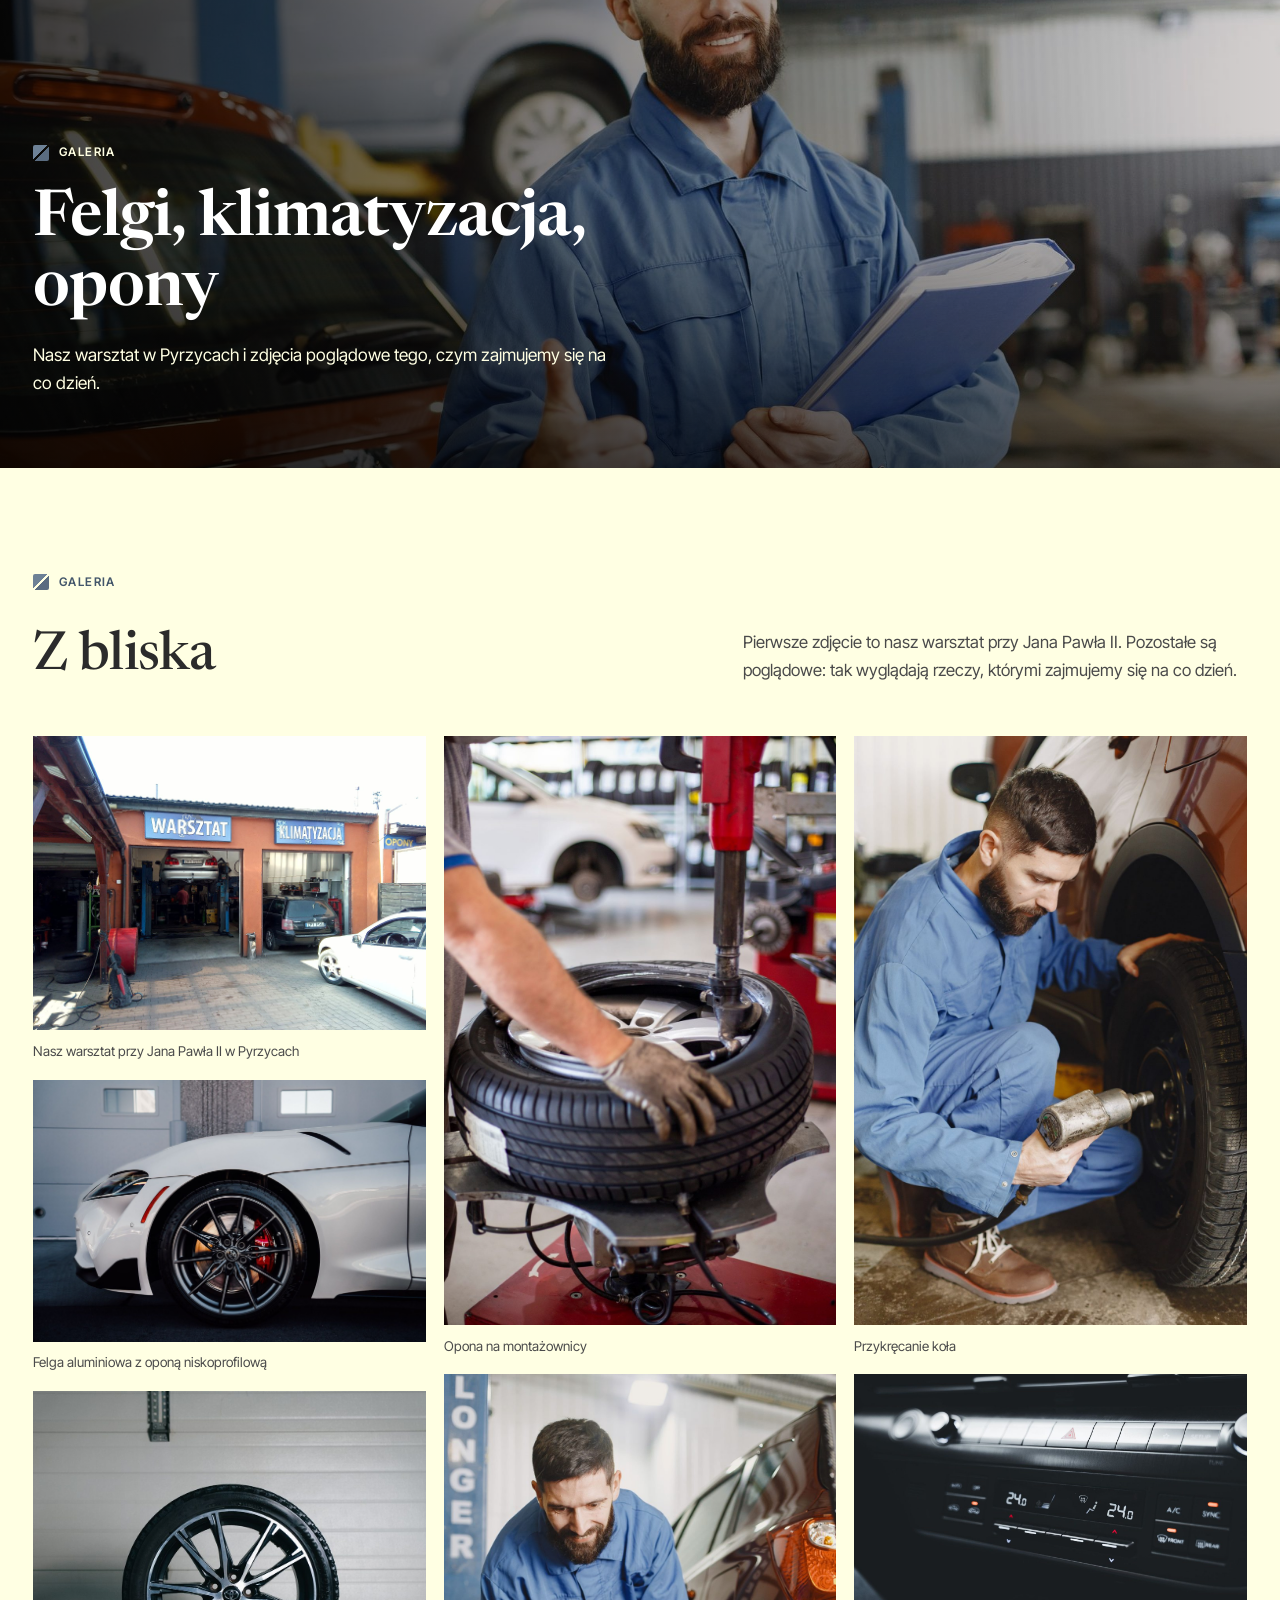
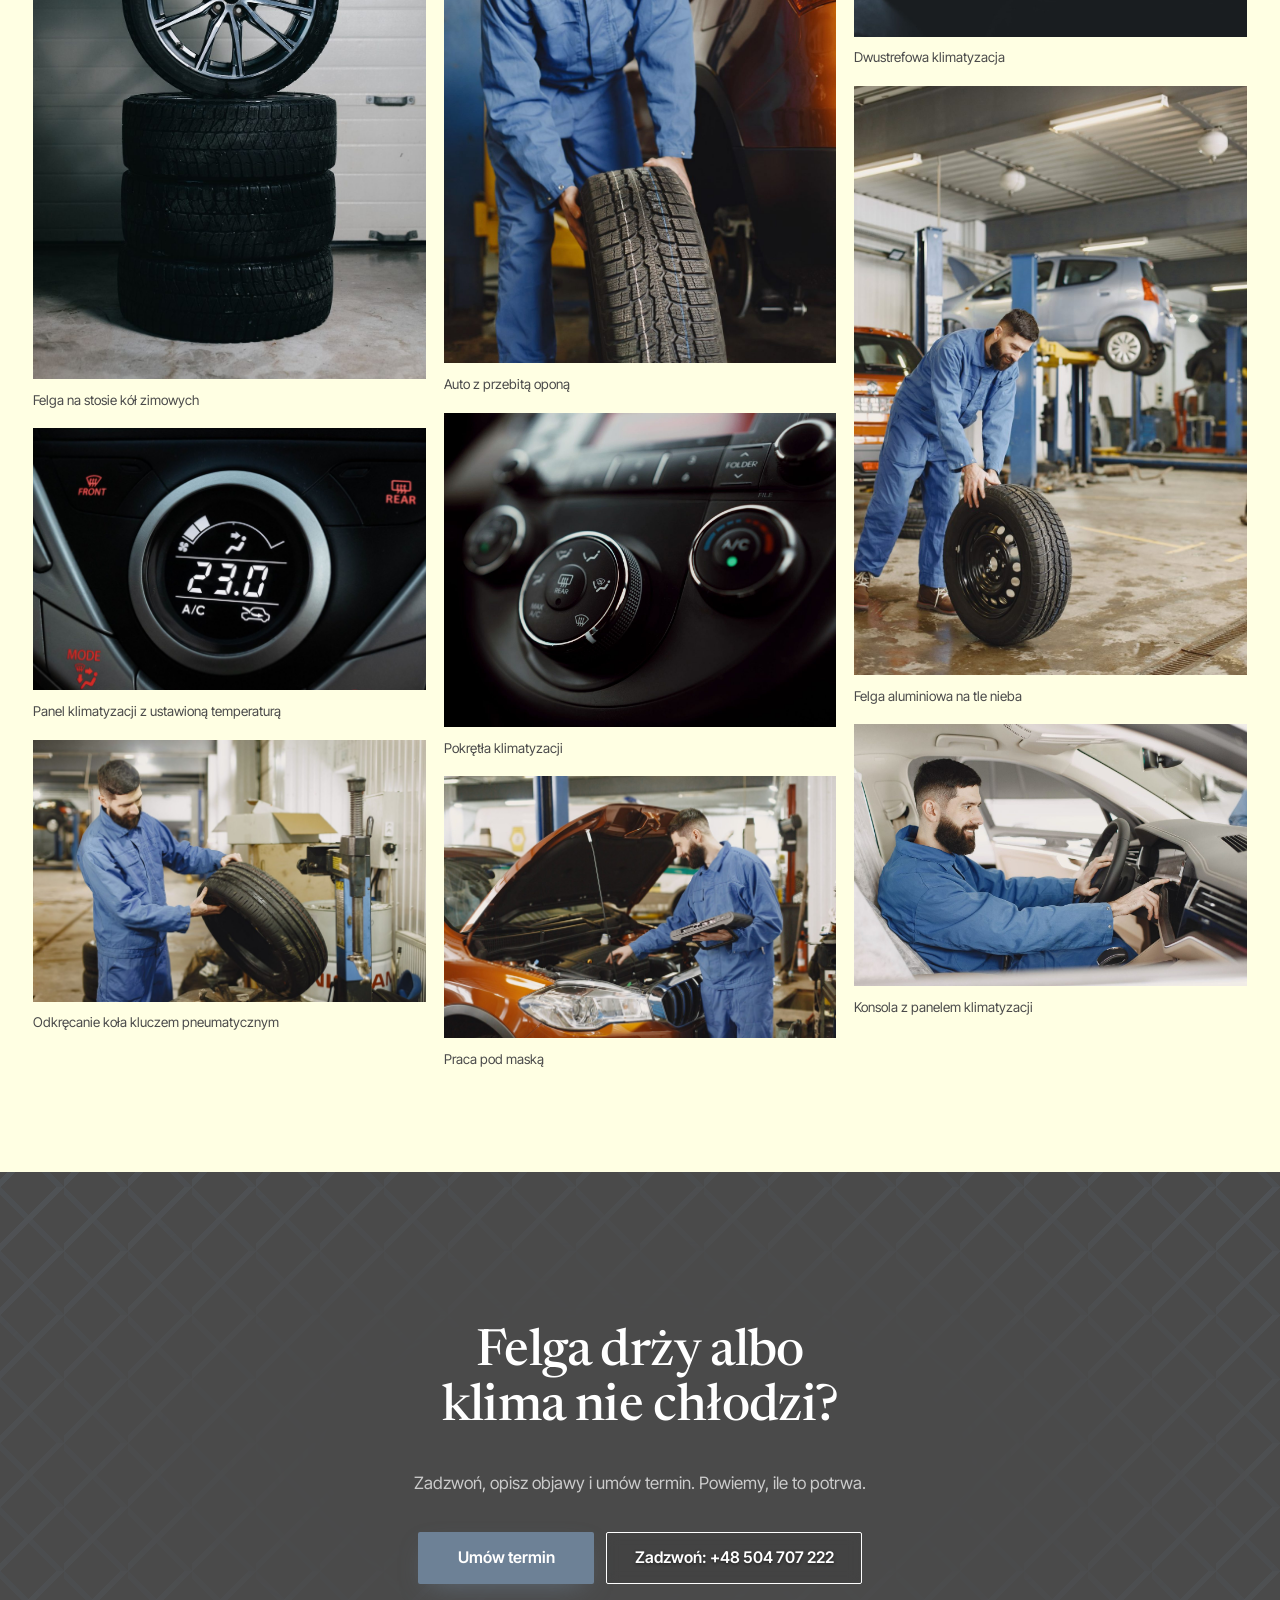
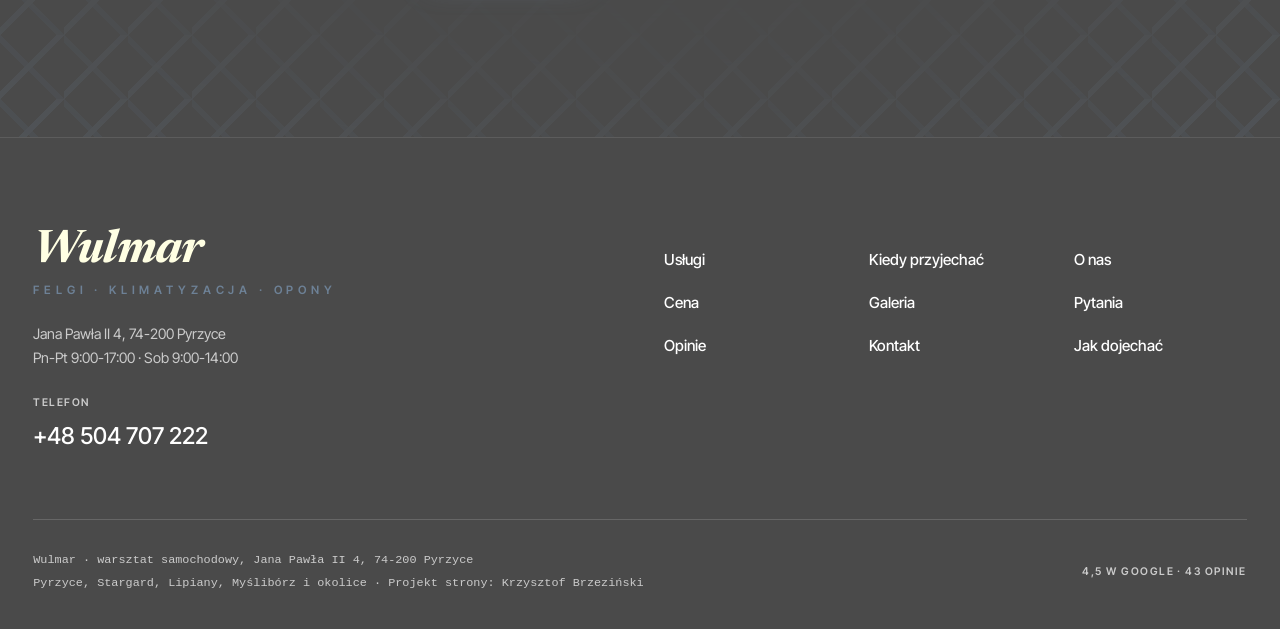
<file: realizacje.html>
<!DOCTYPE html>
<html lang="pl">
<head>
<meta charset="utf-8">
<meta name="viewport" content="width=device-width, initial-scale=1.0">
<title>Galeria - Wulmar Pyrzyce</title>
<meta name="description" content="Warsztat Wulmar w Pyrzycach: felgi, klimatyzacja samochodowa, opony i mechanika na zdjęciach.">
<meta name="robots" content="noindex, nofollow">
<link rel="canonical" href="https://impulseo-pl.github.io/wulmar/realizacje.html">
<meta name="theme-color" content="#4A4A4A">
<meta property="og:type" content="website">
<meta property="og:locale" content="pl_PL">
<meta property="og:site_name" content="Wulmar">
<meta property="og:title" content="Galeria - Wulmar Pyrzyce">
<meta property="og:description" content="Warsztat Wulmar w Pyrzycach: felgi, klimatyzacja samochodowa, opony i mechanika na zdjęciach.">
<meta property="og:url" content="https://impulseo-pl.github.io/wulmar/realizacje.html">
<meta property="og:image" content="https://impulseo-pl.github.io/wulmar/img/og.jpg">
<meta property="og:image:width" content="1200">
<meta property="og:image:height" content="630">
<meta name="twitter:card" content="summary_large_image">
<link rel="preconnect" href="https://fonts.googleapis.com">
<link rel="preconnect" href="https://fonts.gstatic.com" crossorigin>
<link href="https://fonts.googleapis.com/css2?family=Inter+Tight:wght@400;500;600;700&family=Newsreader:ital,opsz,wght@0,6..72,400;0,6..72,500;0,6..72,600;1,6..72,600;1,6..72,700&display=swap" rel="stylesheet">
<link rel="stylesheet" href="assets/styles.css?v=20261117w">
<script type="application/ld+json">{"@context": "https://schema.org", "@type": "AutoRepair", "name": "Wulmar", "url": "https://impulseo-pl.github.io/wulmar/", "telephone": "+48504707222", "image": "https://impulseo-pl.github.io/wulmar/img/og.jpg", "address": {"@type": "PostalAddress", "streetAddress": "Jana Pawła II 4", "postalCode": "74-200", "addressLocality": "Pyrzyce", "addressCountry": "PL"}, "openingHours": ["Mo-Fr 09:00-17:00", "Sa 09:00-14:00"], "aggregateRating": {"@type": "AggregateRating", "ratingValue": "4.5", "reviewCount": "43"}, "areaServed": ["Pyrzyce", "Stargard", "Lipiany", "Myślibórz", "Gryfino"], "sameAs": ["https://maps.google.com/?cid=6941455232217410182"]}</script>
</head>
<body>
<a class="skip" href="#tresc">Przejdź do treści</a>
<div class="stick" aria-hidden="false"><div class="wrap"><a class="mini-mark" href="index.html">Wulmar</a><nav class="nav" aria-label="Główne menu"><div class="has-drop"><a class="nav-item" href="oferta.html">Usługi <svg class="chev" viewBox="0 0 10 10" aria-hidden="true"><path d="M1 3l4 4 4-4" fill="none" stroke="currentColor" stroke-width="1.5"/></svg></a><div class="drop" role="menu"><p class="drop-cat">Felgi i&nbsp;opony</p><a href="oferta.html#prostowanie-felg">Prostowanie felg</a><a href="oferta.html#wywazanie">Wyważanie kół</a><a href="oferta.html#opony">Wymiana i&nbsp;naprawa opon</a><p class="drop-cat">Klimatyzacja i&nbsp;mechanika</p><a href="oferta.html#serwis-klimatyzacji">Serwis klimatyzacji</a><a href="oferta.html#odgrzybianie">Odgrzybianie nawiewów</a><a href="oferta.html#mechanika">Mechanika</a><a class="drop-all" href="oferta.html">Wszystkie usługi <span class="arr">→</span></a></div></div><a class="nav-item" href="index.html#kiedy">Kiedy przyjechać</a><a class="nav-item" href="index.html#cena">Cena</a><a class="nav-item" href="realizacje.html">Galeria</a><a class="nav-item" href="index.html#opinie">Opinie</a><a class="nav-item" href="o-nas.html">O&nbsp;nas</a><a class="nav-item" href="kontakt.html">Kontakt</a></nav><div class="head-right"><a class="btn btn-teal btn-sm btn-pill" href="kontakt.html">Umów termin</a><a class="head-phone" href="tel:+48504707222">Zadzwoń +48 504 707 222</a></div><button class="burger" type="button" aria-label="Otwórz menu"><span></span></button></div></div>
<main id="tresc">
<section class="pagehead">
<img src="img/ph-galeria.jpg" alt="Mechanik w&nbsp;warsztacie przy odebranym aucie" width="1880" height="1253" fetchpriority="high">
<div class="wrap"><span class="eyebrow">Galeria</span><h1>Felgi, klimatyzacja, opony</h1><p>Nasz warsztat w&nbsp;Pyrzycach i&nbsp;zdjęcia poglądowe tego, czym zajmujemy się na co dzień.</p></div>
</section><section class="sec sec-paper"><div class="wrap">
<div class="sec-head rv"><div><span class="eyebrow">Galeria</span><h2 class="h2">Z&nbsp;bliska</h2></div><p>Pierwsze zdjęcie to nasz warsztat przy Jana Pawła II. Pozostałe są poglądowe: tak wyglądają rzeczy, którymi zajmujemy się na co dzień.</p></div>
<div class="masonry"><figure class="m-item rv"><div class="ph-frame"><img src="img/about.jpg" alt="Nasz warsztat przy Jana Pawła II w&nbsp;Pyrzycach"></div><figcaption>Nasz warsztat przy Jana Pawła II w&nbsp;Pyrzycach</figcaption></figure><figure class="m-item rv"><div class="ph-frame"><img src="img/s1.jpg" alt="Felga aluminiowa z&nbsp;oponą niskoprofilową"></div><figcaption>Felga aluminiowa z&nbsp;oponą niskoprofilową</figcaption></figure><figure class="m-item rv"><div class="ph-frame"><img src="img/r1.jpg" alt="Felga na stosie kół zimowych"></div><figcaption>Felga na stosie kół zimowych</figcaption></figure><figure class="m-item rv"><div class="ph-frame"><img src="img/s2.jpg" alt="Panel klimatyzacji z&nbsp;ustawioną temperaturą"></div><figcaption>Panel klimatyzacji z&nbsp;ustawioną temperaturą</figcaption></figure><figure class="m-item rv"><div class="ph-frame"><img src="img/s3.jpg" alt="Montażownica do opon"></div><figcaption>Odkręcanie koła kluczem pneumatycznym</figcaption></figure><figure class="m-item rv"><div class="ph-frame"><img src="img/r6.jpg" alt="Opona na montażownicy"></div><figcaption>Opona na montażownicy</figcaption></figure><figure class="m-item rv"><div class="ph-frame"><img src="img/r3.jpg" alt="Zdejmowanie koła"></div><figcaption>Auto z&nbsp;przebitą oponą</figcaption></figure><figure class="m-item rv"><div class="ph-frame"><img src="img/r5.jpg" alt="Pokrętła klimatyzacji"></div><figcaption>Pokrętła klimatyzacji</figcaption></figure><figure class="m-item rv"><div class="ph-frame"><img src="img/s4.jpg" alt="Diagnostyka pod maską"></div><figcaption>Praca pod maską</figcaption></figure><figure class="m-item rv"><div class="ph-frame"><img src="img/why.jpg" alt="Mechanik przykręca koło kluczem pneumatycznym"></div><figcaption>Przykręcanie koła</figcaption></figure><figure class="m-item rv"><div class="ph-frame"><img src="img/r2.jpg" alt="Dwustrefowa klimatyzacja"></div><figcaption>Dwustrefowa klimatyzacja</figcaption></figure><figure class="m-item rv"><div class="ph-frame"><img src="img/r7.jpg" alt="Koło w&nbsp;drodze do montażu"></div><figcaption>Felga aluminiowa na tle nieba</figcaption></figure><figure class="m-item rv"><div class="ph-frame"><img src="img/kat-klima.jpg" alt="Kontrola klimatyzacji w&nbsp;aucie"></div><figcaption>Konsola z&nbsp;panelem klimatyzacji</figcaption></figure></div></div></section><section class="cta-dark on-dark">
<div class="wrap rv">
<h2>Felga drży albo klima nie chłodzi?</h2>
<p>Zadzwoń, opisz objawy i&nbsp;umów termin. Powiemy, ile to potrwa.</p>
<div class="btn-row"><a class="btn btn-teal" href="kontakt.html">Umów termin</a><a class="btn btn-line-light" href="tel:+48504707222">Zadzwoń: +48 504 707 222</a></div>
</div>
</section>
</main>
<footer class="foot">
<div class="wrap">
<div class="foot-grid">
<div>
<a class="foot-name" href="index.html">Wulmar<small>Felgi · klimatyzacja · opony</small></a>
<p class="foot-addr">Jana Pawła II 4, 74-200 Pyrzyce<br>Pn-Pt 9:00-17:00 · Sob 9:00-14:00</p>
<span class="foot-lab">Telefon</span>
<a class="foot-phone" href="tel:+48504707222">+48 504 707 222</a>
</div>
<nav class="foot-menu" aria-label="Stopka">
<a href="oferta.html">Usługi</a><a href="index.html#kiedy">Kiedy przyjechać</a><a href="o-nas.html">O&nbsp;nas</a>
<a href="index.html#cena">Cena</a><a href="realizacje.html">Galeria</a><a href="index.html#faq">Pytania</a>
<a href="index.html#opinie">Opinie</a><a href="kontakt.html">Kontakt</a><a href="https://maps.google.com/?cid=6941455232217410182" target="_blank" rel="noopener">Jak dojechać</a>
</nav>
</div>
<div class="foot-bottom">
<div>Wulmar · warsztat samochodowy, Jana Pawła II 4, 74-200 Pyrzyce<br>Pyrzyce, Stargard, Lipiany, Myślibórz i&nbsp;okolice · Projekt strony: Krzysztof Brzeziński</div>
<div class="foot-badge">4,5 w&nbsp;Google · 43 opinie</div>
</div>
</div>
</footer>
<div class="mnav" aria-label="Menu"><div class="mnav-top"><span class="mini-mark">Wulmar</span><button class="mnav-close" type="button" aria-label="Zamknij menu">×</button></div><a class="mcat" href="oferta.html">Wszystkie usługi</a><p class="mcat">Felgi i&nbsp;opony</p><a href="oferta.html#prostowanie-felg">Prostowanie felg</a><a href="oferta.html#wywazanie">Wyważanie kół</a><a href="oferta.html#opony">Wymiana i&nbsp;naprawa opon</a><p class="mcat">Klimatyzacja i&nbsp;mechanika</p><a href="oferta.html#serwis-klimatyzacji">Serwis klimatyzacji</a><a href="oferta.html#odgrzybianie">Odgrzybianie nawiewów</a><a href="oferta.html#mechanika">Mechanika</a><p class="mcat">Warsztat</p><a href="index.html#kiedy">Kiedy przyjechać</a><a href="realizacje.html">Galeria</a><a href="o-nas.html">O&nbsp;nas</a><a href="index.html#opinie">Opinie</a><a href="kontakt.html">Kontakt</a><a class="btn btn-teal" href="kontakt.html">Umów termin</a><a class="btn btn-line-light" href="tel:+48504707222">Zadzwoń +48 504 707 222</a></div>
<div class="sticky-call"><a class="sc-call" href="tel:+48504707222">Zadzwoń</a><a class="sc-quote" href="kontakt.html">Umów termin</a></div>
<script src="assets/main.js?v=20261117w"></script>
</body>
</html>
</file>
<file: assets/styles.css>
/* Wulmar - demo w układzie referencji (pas nazwy nad menu, ciemny pas zaufania,
   o firmie, opinie, ciemna przeglądarka zleceń, wstęga realizacji, wycena, usługi w dwóch panelach,
   dlaczego my, obszar, FAQ, ciemne CTA, ciemna stopka). Jedna paleta, jeden akcent. */
:root{
  --teal:#6D8196; --teal-deep:#5a6c80; --teal-text:#43566a; --teal-soft:#CBCBCB;
  --ink:#2b2b2b; --ink-deep:#4A4A4A; --ink-panel:#3d3d3d; --ink-body:#3a3a3a;
  --paper:#FFFFE3; --paper-sunken:#CBCBCB; --hairline:rgba(74,74,74,.22); --rule-dark:#666666;
  --slate:#4A4A4A; --slate-soft:#5e5e5e; --white:#fff;
  --accent:var(--teal); --accent-d:var(--teal-deep);
  --f-display:"Newsreader",Georgia,"Times New Roman",serif;
  --f-sans:"Inter Tight",system-ui,-apple-system,"Segoe UI",sans-serif;
  --f-mono:ui-monospace,SFMono-Regular,Menlo,Consolas,monospace;
  --gutter:clamp(1.25rem,2.6vw,2.5rem);
  --maxw:1320px;
  --ease:cubic-bezier(.16,.84,.44,1);
  --img-zoom:1.05; --img-dur:1.4s;
}
*,*::before,*::after{box-sizing:border-box}
html{-webkit-text-size-adjust:100%;scroll-behavior:smooth}
body{margin:0;font-family:var(--f-sans);font-size:1.0625rem;line-height:1.65;color:var(--ink-body);background:var(--paper);-webkit-font-smoothing:antialiased}
img{display:block;max-width:100%;height:auto}
a{color:inherit}
h1,h2,h3{font-family:var(--f-display);font-weight:500;color:var(--ink);line-height:1.08;letter-spacing:-.012em;margin:0}
p{margin:0}
.skip{position:absolute;left:-9999px;top:0;background:var(--ink);color:#fff;padding:.6rem 1rem;z-index:200}
.skip:focus{left:1rem}
.wrap{width:100%;max-width:var(--maxw);margin:0 auto;padding:0 var(--gutter)}
.mono{font-family:var(--f-mono);letter-spacing:.06em}

/* ---------- eyebrow (znacznik nad nagłówkiem) ---------- */
.eyebrow{display:inline-flex;align-items:center;gap:.6rem;font-size:.74rem;font-weight:600;letter-spacing:.12em;text-transform:uppercase;color:var(--teal-text)}
.eyebrow::before{content:"";width:16px;height:16px;flex:none;background:
  linear-gradient(135deg,var(--teal) 0 45%,transparent 45% 55%,var(--teal-deep) 55% 100%);border-radius:2px}
.on-dark .eyebrow{color:#FFFFE3}
.on-dark .eyebrow::before{background:linear-gradient(135deg,var(--teal) 0 45%,transparent 45% 55%,#CBCBCB 55% 100%)}

/* ---------- przyciski ---------- */
.btn{position:relative;display:inline-flex;align-items:center;justify-content:center;gap:.55rem;min-height:3.25rem;padding:.85rem 1.7rem;font:600 1rem/1.2 var(--f-sans);text-decoration:none;border:1.5px solid transparent;border-radius:2px;cursor:pointer;overflow:hidden;
  transition:background-color .72s var(--ease),color .72s var(--ease),border-color .72s var(--ease),box-shadow .72s var(--ease)}
.btn-teal{background:var(--teal);color:#fff;box-shadow:0 10px 28px -12px rgba(109,129,150,.75)}
.btn-teal:hover{background:var(--accent-d);color:#fff;box-shadow:0 0 0 3px rgba(109,129,150,.25)}
.btn-line-light{border-color:#fff;color:#fff;background:transparent}
.hero .btn-line-light,.cta-dark .btn-line-light{background:rgba(58,58,58,.42);text-shadow:0 1px 3px rgba(0,0,0,.55);-webkit-backdrop-filter:blur(6px);backdrop-filter:blur(6px)}
.hero .btn-line-light:hover,.cta-dark .btn-line-light:hover{background:#fff;text-shadow:none}
.btn-line-light:hover{background:#fff;color:var(--ink);box-shadow:0 0 0 3px rgba(255,255,255,.22)}
.btn-dark{background:var(--ink);color:#fff}
.btn-dark:hover{background:var(--accent-d);color:#fff;box-shadow:0 0 0 3px rgba(109,129,150,.25)}
.btn-line-dark{border-color:var(--ink);color:var(--ink);background:transparent}
.btn-line-dark:hover{background:var(--ink);color:#fff;box-shadow:0 0 0 3px rgba(74,74,74,.14)}
.btn-sm{min-height:2.6rem;padding:.55rem 1.1rem;font-size:.86rem}
.btn-pill{border-radius:999px}
.btn-row{display:flex;flex-wrap:wrap;gap:.75rem}
.link-arrow{display:inline-flex;align-items:center;gap:.5rem;font-weight:500;color:var(--teal-text);text-decoration:none;padding-bottom:.35rem;border-bottom:1.5px solid currentColor;transition:gap .5s var(--ease)}
.link-arrow:hover{gap:.85rem}
.on-dark .link-arrow{color:#fff;border-color:var(--teal)}
.arr{display:inline-block;transition:transform .5s var(--ease)}

/* ---------- nawigacja (wspólna) ---------- */
.nav{display:flex;align-items:center;gap:clamp(1rem,2.4vw,2.4rem)}
.nav-item{position:relative;font-size:.86rem;font-weight:500;color:inherit;text-decoration:none;padding:.4rem 0;white-space:nowrap}
.nav-item::after{content:"";position:absolute;left:0;right:0;bottom:0;height:1.5px;background:currentColor;transform:scaleX(0);transform-origin:left;transition:transform .45s var(--ease)}
.nav-item:hover::after,.nav-item[aria-current="page"]::after{transform:scaleX(1)}
.has-drop{position:relative}
.has-drop>.nav-item{display:inline-flex;align-items:center;gap:.35rem;font-size:.95rem}
.has-drop .chev{width:10px;height:10px;transition:transform .35s var(--ease)}
.has-drop:hover .chev,.has-drop:focus-within .chev{transform:rotate(180deg)}
.drop{position:absolute;left:-1rem;top:100%;margin-top:10px;min-width:330px;background:#FFFFE3;color:var(--ink);border:1px solid var(--hairline);box-shadow:0 24px 50px -20px rgba(58,58,58,.35);padding:.6rem;opacity:0;visibility:hidden;transform:translateY(6px);transition:opacity .3s var(--ease),transform .3s var(--ease),visibility .3s;z-index:60}
.drop::before{content:"";position:absolute;left:0;right:0;top:-12px;height:12px}
.has-drop:hover .drop,.has-drop:focus-within .drop{opacity:1;visibility:visible;transform:none}
.drop-cat{font-size:.68rem;font-weight:600;letter-spacing:.12em;text-transform:uppercase;color:var(--teal-text);padding:.7rem .8rem .3rem}
.drop a{display:block;padding:.48rem .8rem;font-size:.92rem;text-decoration:none;border-radius:2px}
.drop a:hover{background:var(--paper-sunken)}
.drop .drop-all{margin-top:.4rem;border-top:1px solid var(--hairline);font-weight:600;color:var(--teal-text);padding-top:1rem}
.head-right{display:flex;align-items:center;gap:1rem;margin-left:auto}
.hero .head-phone,.hero .nav-item{text-shadow:0 1px 3px rgba(0,0,0,.6)}
.head-phone{font-size:1.02rem;font-weight:400;text-decoration:none;white-space:nowrap}
.head-phone:hover{text-decoration:underline;text-underline-offset:4px}
.burger{display:none;margin-left:auto;width:46px;height:46px;border:1px solid currentColor;background:transparent;color:inherit;border-radius:2px;cursor:pointer;align-items:center;justify-content:center}
.burger span{display:block;width:20px;height:1.5px;background:currentColor;box-shadow:0 -6px 0 currentColor,0 6px 0 currentColor}

/* ---------- HERO strony głównej ---------- */
.hero{position:relative;isolation:isolate;min-height:min(100svh,980px);display:flex;flex-direction:column;color:#fff;overflow:clip;background:#4A4A4A}
.hero>.hero-img{position:absolute;inset:0;width:100%;height:100%;object-fit:cover;object-position:50% 58%;z-index:-2}
.hero::after{content:"";position:absolute;inset:0;z-index:-1;background:
  linear-gradient(90deg,rgba(0,0,0,.72) 0%,rgba(0,0,0,.45) 38%,rgba(0,0,0,.05) 70%),
  linear-gradient(180deg,rgba(0,0,0,.62) 0%,rgba(0,0,0,.42) 26%,rgba(0,0,0,0) 44%,rgba(0,0,0,0) 70%,rgba(0,0,0,.45) 100%)}
.wordmark{display:block;padding:clamp(1.2rem,2.6vw,2.4rem) var(--gutter) 0;font-family:var(--f-display);font-style:italic;font-weight:700;color:#FFFFE3;text-decoration:none;line-height:.95;letter-spacing:-.035em;font-size:clamp(3.1rem,11.2vw,11rem);white-space:nowrap;text-shadow:0 2px 30px rgba(0,0,0,.18)}
.wordmark small{font-size:.32em;letter-spacing:0;font-style:normal;font-weight:500;margin-left:.15em;vertical-align:.25em;opacity:.9}
.hero-bar{display:flex;align-items:center;gap:1rem;padding:clamp(.8rem,1.6vw,1.6rem) var(--gutter) 0}
.hero-copy{padding:clamp(2rem,5svh,3.6rem) var(--gutter) clamp(2.5rem,7svh,5rem);max-width:min(980px,100%)}
.hero h1{color:#fff;font-weight:600;font-size:clamp(2.35rem,min(4.6vw,8.2svh),4.6rem);max-width:19ch;text-shadow:0 2px 24px rgba(0,0,0,.35)}
.hero-lead{margin-top:1.1rem;max-width:36rem;font-size:clamp(1rem,1.25vw,1.12rem);line-height:1.6;color:#FFFFE3;text-shadow:0 1px 12px rgba(0,0,0,.4)}
.hero .btn-row{margin-top:clamp(1.4rem,3.4svh,2.1rem)}
.hero .btn{min-width:11rem}
.hero-fill{flex:1}

/* ---------- pas zaufania ---------- */
.trust{background:var(--ink-deep);color:#FFFFE3}
.trust .wrap{display:flex;align-items:center;justify-content:space-between;gap:2rem;padding-top:1rem;padding-bottom:1rem;flex-wrap:wrap}
.trust-items{display:flex;flex-wrap:wrap;align-items:center;gap:.9rem clamp(1.4rem,4vw,4.2rem);margin:0;padding:0;list-style:none}
.trust-items li{display:flex;align-items:baseline;gap:.55rem;font-size:.8rem;color:#CBCBCB;position:relative}
.trust-items li+li::before{content:"";position:absolute;left:calc(-1 * clamp(.7rem,2vw,2.1rem));top:15%;bottom:15%;width:1px;background:var(--teal);opacity:.6}
.trust-items b{font-size:1.15rem;font-weight:500;color:#fff;display:inline-flex;align-items:center;gap:.25rem}
.trust-items svg{width:15px;height:15px;color:#fff}
.trust-badge{display:flex;align-items:center;gap:.8rem;font-size:.72rem;letter-spacing:.1em;text-transform:uppercase;color:#CBCBCB}
.trust-badge img{width:54px;height:auto}

/* ---------- sekcje ogólne ---------- */
.sec{padding:clamp(5rem,8vw,8.5rem) 0}
.sec-paper{background:var(--paper)}
.sec-white{background:#CBCBCB}
.sec-sunken{background:var(--paper-sunken)}
.sec-dark{background:var(--ink-deep);color:#CBCBCB}
.sec-dark h2,.sec-dark h3{color:#fff}
.h2{font-size:clamp(2.3rem,4.2vw,4rem);margin-top:clamp(1.4rem,2.2vw,2.2rem)}
.sec-head{display:grid;grid-template-columns:minmax(0,1fr) minmax(18rem,31.5rem);align-items:end;gap:2rem 4rem;margin-bottom:clamp(2.4rem,4vw,3.6rem)}
.sec-head p{font-size:1.05rem;color:var(--slate);max-width:31.5rem}
.sec-dark .sec-head p{color:#CBCBCB}

/* ---------- O firmie ---------- */
.about{display:grid;grid-template-columns:minmax(0,1fr) minmax(0,.86fr);gap:clamp(2.5rem,7vw,7.5rem);align-items:start}
.about h2{font-size:clamp(2.4rem,4.4vw,4.1rem);max-width:13ch;margin-top:clamp(2.4rem,4vw,3.6rem)}
.about-txt p{margin-top:1.5rem;max-width:36rem;color:var(--ink-body)}
.about-txt p:first-of-type{margin-top:clamp(2.4rem,4vw,3.4rem)}
.about .btn-row{margin-top:2.6rem;align-items:center;gap:1.8rem}
.about-fig{margin:0;margin-top:clamp(.5rem,2vw,2rem)}
.ph-frame{overflow:hidden;background:var(--paper-sunken)}
.ph-frame img{width:100%;height:100%;object-fit:cover;transition:transform var(--img-dur) var(--ease),filter var(--img-dur) var(--ease)}
@media (hover:hover){.ph-frame:hover img{transform:scale(var(--img-zoom));filter:brightness(1.05)}}
.about-fig .ph-frame{aspect-ratio:1/1.01}
.fig-cap{display:flex;justify-content:space-between;gap:1rem;margin-top:.9rem;font-size:.82rem;color:var(--ink)}
.fig-cap span:last-child{font-size:.68rem;font-weight:600;letter-spacing:.12em;text-transform:uppercase;color:var(--teal-text)}

/* ---------- Opinie ---------- */
.rev-top{display:grid;grid-template-columns:minmax(0,1fr) auto;align-items:end;gap:2rem}
.rev-top h2{max-width:12ch}
.rating{display:flex;align-items:center;gap:.9rem;text-decoration:none;color:var(--ink)}
.rating-src{width:42px;height:42px;border-radius:50%;background:#6D8196;color:#fff;font:700 .78rem/1 var(--f-sans);display:grid;place-items:center;flex:none}
.rating b{font-size:2.6rem;font-weight:600;letter-spacing:-.02em;line-height:1}
.rating small{display:block;font-size:.8rem;color:var(--slate);margin-top:.2rem}
.stars{display:inline-flex;gap:2px;color:var(--teal)}
.stars svg{width:14px;height:14px}
.rev-grid{display:grid;grid-template-columns:minmax(0,1fr) minmax(0,1fr);gap:clamp(2.5rem,6vw,6.5rem);margin-top:clamp(2.5rem,4vw,3.4rem)}
.rev-feature .q{font-family:var(--f-display);font-size:3rem;line-height:.6;color:var(--teal);display:block;height:1.4rem}
.rev-feature blockquote{margin:1rem 0 0;font-family:var(--f-sans);font-size:clamp(1.5rem,2.3vw,2rem);line-height:1.45;color:var(--ink);letter-spacing:-.015em;max-width:22ch}
.rev-meta{margin-top:1.4rem;font-size:.86rem;color:var(--slate)}
.rev-meta b{color:var(--ink)}
.rev-cta{margin-top:clamp(3rem,7vw,6rem)}
.rev-cta p{color:var(--slate);max-width:20rem;margin-bottom:1.5rem}
.rev-list-head{display:flex;justify-content:space-between;font-size:.7rem;font-weight:600;letter-spacing:.12em;text-transform:uppercase;color:var(--slate);padding-bottom:1rem;border-bottom:1px solid var(--hairline)}
.rev-item{padding:1.6rem 0;border-bottom:1px solid var(--hairline)}
.rev-item blockquote{margin:0;color:var(--ink-body);font-size:1.02rem}
.rev-item .rev-meta{margin-top:.8rem;display:flex;align-items:center;gap:.6rem;flex-wrap:wrap}
.rev-all{display:inline-flex;margin-top:1.6rem;font-weight:600;color:var(--ink);text-decoration:none;gap:.5rem}
.rev-all:hover .arr{transform:translateX(4px)}

/* ---------- ciemna przeglądarka zleceń ---------- */
.jobs-sec{position:relative;overflow:hidden}
.jobs-sec::before{content:"";position:absolute;inset:0;opacity:.07;pointer-events:none;background-image:repeating-linear-gradient(135deg,var(--teal) 0 2px,transparent 2px 26px)}
.jobs-sec .wrap{position:relative}
.jobs{display:grid;grid-template-columns:minmax(0,1fr) minmax(16rem,22rem);gap:1.4rem}
.stage{position:relative;aspect-ratio:16/9;overflow:hidden;background:#3a3a3a}
.stage img{position:absolute;inset:0;width:100%;height:100%;object-fit:cover;opacity:0;transition:opacity .7s var(--ease)}
.stage img.on{opacity:1}
.stage-tag{position:absolute;top:.9rem;left:.9rem;z-index:2;background:rgba(58,58,58,.82);color:#fff;font:500 .68rem/1 var(--f-mono);letter-spacing:.14em;padding:.5rem .65rem;text-transform:uppercase}
.stage-foot{display:flex;justify-content:space-between;margin-top:.8rem;font:.74rem/1.4 var(--f-mono);letter-spacing:.06em;color:#CBCBCB}
.thumbs{display:grid;grid-template-columns:repeat(4,minmax(0,1fr));gap:.6rem;margin-top:1rem}
.thumb{position:relative;aspect-ratio:2.6/1;overflow:hidden;border:1.5px solid transparent;padding:0;background:#3a3a3a;cursor:pointer;color:#fff;text-align:left}
.thumb img{position:absolute;inset:0;width:100%;height:100%;object-fit:cover;opacity:.5;transition:opacity .5s var(--ease)}
.thumb span{position:relative;display:block;padding:.45rem .6rem;font:.62rem/1.3 var(--f-mono);letter-spacing:.12em;text-transform:uppercase}
.thumb b{display:block;font:600 .82rem/1.2 var(--f-sans);letter-spacing:0;text-transform:none;margin-top:.15rem}
.thumb:hover img,.thumb.on img{opacity:.85}
.thumb.on{border-color:var(--teal)}
.job-panel{border:1px solid var(--rule-dark);background:rgba(0,0,0,.16);padding:1.6rem 1.4rem;display:flex;flex-direction:column}
.job-panel .mono{font-size:.72rem;color:var(--teal);text-transform:uppercase;line-height:1.5}
.job-panel dl{margin:1.2rem 0 0}
.job-panel dt{font:.66rem/1.4 var(--f-mono);letter-spacing:.14em;text-transform:uppercase;color:#CBCBCB;margin-top:1.1rem;padding-top:1.1rem;border-top:1px solid var(--rule-dark)}
.job-panel dt:first-child{margin-top:0}
.job-panel dd{margin:.35rem 0 0;color:#fff;font-weight:500}
.job-panel .link-arrow{margin-top:auto;align-self:flex-start;padding-top:1.6rem}

/* ---------- wstęga realizacji ---------- */
.ribbon-sec{text-align:center;overflow:hidden}
.ribbon-sec h2{max-width:14ch;margin-left:auto;margin-right:auto}
.ribbon-sec .lead{max-width:34rem;margin:1.3rem auto 0;color:var(--slate)}
.ribbon-sec .btn-row{justify-content:center;margin-top:1.8rem}
.ribbon-sec .btn{text-transform:none;min-width:10rem}
.ribbon{position:relative;height:clamp(16rem,26vw,22rem);margin-top:clamp(1.5rem,3vw,2.5rem);perspective:1100px;cursor:grab;touch-action:pan-y;user-select:none}
.ribbon:active{cursor:grabbing}
.r-item{position:absolute;left:50%;top:50%;width:clamp(9rem,17vw,15rem);margin:0;transform-style:preserve-3d;will-change:transform}
.r-item img{width:100%;aspect-ratio:3/4;object-fit:cover;box-shadow:0 30px 40px -28px rgba(58,58,58,.55);pointer-events:none}
.r-item.landscape img{aspect-ratio:4/3}

/* ---------- wycena ---------- */
.cost{display:grid;grid-template-columns:minmax(0,1fr) minmax(0,1fr);gap:clamp(2.5rem,6vw,6rem);align-items:center}
.cost h2{max-width:12ch;font-size:clamp(2.3rem,4vw,3.8rem)}
.cost p{margin-top:2rem;max-width:33rem;color:var(--ink-body)}
.cost .btn{margin-top:2rem}
.bids{position:relative;min-height:37rem}
.bid{position:absolute;width:min(25rem,88%);padding:1.5rem 1.4rem;font-family:var(--f-mono);font-size:.78rem;box-shadow:0 30px 60px -28px rgba(58,58,58,.45)}
.bid-b{right:0;top:0;background:var(--ink-panel);color:#CBCBCB;transform:rotate(1.6deg)}
.bid-a{left:0;bottom:0;background:#FFFFE3;color:var(--ink);transform:rotate(-1.4deg)}
.bid .k{font-size:.64rem;letter-spacing:.14em;text-transform:uppercase;color:var(--teal)}
.bid-a .k{color:var(--teal-text)}
.bid-row{display:flex;justify-content:space-between;gap:1rem;padding:.42rem 0;border-bottom:1px dashed rgba(74,74,74,.22)}
.bid-b .bid-row{border-color:rgba(255,255,255,.18);padding:1rem 0;font-size:.95rem;color:#fff}
.bid-row span:last-child{white-space:nowrap}
.bid-total{display:flex;justify-content:space-between;align-items:baseline;margin-top:1rem;padding-top:.9rem;border-top:2px solid var(--ink);font-weight:700}
.bid-total b{font-size:1.05rem}
.cost .bid-note{margin-top:.8rem;font-size:.72rem;color:#CBCBCB;max-width:none}
.ok{display:inline-block;width:.5rem;height:.85rem;margin-right:.3rem;border:solid var(--teal-text);border-width:0 2px 2px 0;transform:rotate(45deg) translateY(-2px)}

/* ---------- usługi (dwa panele) ---------- */
.cats{display:grid;grid-template-columns:repeat(2,minmax(0,1fr));gap:1.3rem}
.cat-panel{display:flex;flex-direction:column;background:#FFFFE3;border:1px solid var(--hairline)}
.cat-top{padding:clamp(1.2rem,2.2vw,1.8rem)}
.cat-top .ph-frame{aspect-ratio:1.985/1}
.cat-title{display:flex;justify-content:space-between;align-items:flex-start;gap:1rem;margin-top:1.6rem}
.cat-title h3{font-size:clamp(1.45rem,2vw,1.9rem)}
.sq-arrow{flex:none;width:2.6rem;height:2.6rem;display:grid;place-items:center;border:1.5px solid var(--ink);color:var(--ink);text-decoration:none;transition:background-color .72s var(--ease),color .72s var(--ease)}
.sq-arrow:hover{background:var(--accent-d);border-color:var(--accent-d);color:#fff}
.cat-copy{margin-top:.8rem;color:var(--slate);max-width:30rem;font-size:.98rem}
.subs{display:grid;grid-template-columns:repeat(2,minmax(0,1fr));border-top:1px solid var(--hairline);margin-top:auto}
.sub{display:block;padding:1.35rem clamp(1rem,1.6vw,1.4rem) 1.5rem;text-decoration:none;border-bottom:1px solid var(--hairline);transition:background-color .72s var(--ease)}
.sub:nth-child(odd){border-right:1px solid var(--hairline)}
.sub:nth-last-child(-n+2){border-bottom:0}
.sub:hover{background:var(--paper-sunken)}
.sub-name{display:flex;justify-content:space-between;gap:.6rem;font-family:var(--f-display);font-size:1.18rem;color:var(--ink);line-height:1.25}
.sub-name .arr{color:var(--slate);font-family:var(--f-sans);font-size:.95rem}
.sub:hover .arr{transform:translateX(4px);color:var(--teal-text)}
.sub-copy{display:block;margin-top:1rem;font-size:.88rem;color:var(--slate);line-height:1.55}
.help{margin-top:clamp(2.2rem,3vw,3rem);font-size:.95rem;color:var(--slate)}
.help a{color:var(--teal-text);font-weight:600;text-underline-offset:3px}

/* ---------- dlaczego my ---------- */
.why{display:grid;grid-template-columns:minmax(0,1fr) minmax(0,.7fr);gap:clamp(2.5rem,5vw,5rem);align-items:start}
.why h2{max-width:14ch}
.why-grid{display:grid;grid-template-columns:repeat(2,minmax(0,1fr));margin-top:clamp(2.2rem,3vw,3rem);border-top:1px solid var(--hairline)}
.why-cell{padding:1.4rem 1.6rem 1.6rem 0;border-bottom:1px solid var(--hairline)}
.why-cell:nth-child(odd){border-right:1px solid var(--hairline)}
.why-cell:nth-child(even){padding-left:1.4rem}
.why-cell .mono{font-size:.7rem;color:var(--teal-text)}
.why-cell h3{font-size:1.3rem;margin-top:.8rem}
.why-cell p{margin-top:.6rem;color:var(--slate);font-size:.95rem;max-width:22rem}
.why-fig{position:relative;margin:0}
.why-fig .ph-frame{aspect-ratio:.853/1}
.why-fig figcaption{position:absolute;left:1rem;bottom:1rem;background:rgba(58,58,58,.86);color:#fff;font-size:.8rem;font-weight:600;padding:.6rem .85rem}

/* ---------- obszar ---------- */
.areas{display:grid;grid-template-columns:minmax(0,1fr) minmax(0,1fr) minmax(18rem,1.15fr);gap:clamp(1.8rem,3vw,3rem);align-items:start}
.areas-h{grid-column:1/-1}
.areas-h h2{max-width:20ch}
.area h3{font-size:1.45rem;font-weight:500}
.area-phone{display:inline-block;margin-top:.9rem;font-family:var(--f-mono);font-size:1.25rem;color:var(--teal-text);text-decoration:none;letter-spacing:.02em}
.area-cities{margin-top:1.2rem;font-size:.95rem;color:var(--slate);line-height:1.9}
.area-cities u{text-decoration-color:var(--teal);text-underline-offset:3px}
.area-link{display:flex;justify-content:space-between;align-items:center;margin-top:1.4rem;padding-top:1.1rem;border-top:1px solid var(--hairline);font-weight:600;color:var(--ink);text-decoration:none;font-size:.95rem}
.area-link .arr{color:var(--teal-text);font-size:1.2rem}
.area-link:hover .arr{transform:translateX(4px)}
.map{position:relative;aspect-ratio:1.1/1;border:1px solid var(--hairline);background:#fff;overflow:hidden;box-shadow:0 20px 40px -30px rgba(58,58,58,.35)}
.map iframe{position:absolute;inset:0;width:100%;height:100%;border:0;filter:grayscale(.35) contrast(1.02)}

/* ---------- FAQ ---------- */
.faq{border-top:1px solid var(--hairline)}
.faq details{border-bottom:1px solid var(--hairline)}
.faq summary{display:grid;grid-template-columns:3rem minmax(0,1fr) 2.6rem;align-items:center;gap:1rem;padding:1.35rem 0;cursor:pointer;list-style:none}
.faq summary::-webkit-details-marker{display:none}
.faq .mono{font-size:.68rem;color:var(--slate)}
.faq h3{font-size:clamp(1.25rem,2vw,1.75rem);font-weight:400}
.faq .plus{width:2.4rem;height:2.4rem;border:1px solid var(--hairline);border-radius:50%;display:grid;place-items:center;color:var(--teal-text);font-size:1.2rem;transition:transform .45s var(--ease),background-color .72s var(--ease)}
.faq details[open] .plus{transform:rotate(45deg);background:var(--paper-sunken)}
.faq summary:hover .plus{background:var(--teal-soft)}
.faq .ans{padding:0 3.6rem 1.6rem 4rem;max-width:calc(56ch + 7.6rem);color:var(--ink-body)}
.faq-more{display:inline-block;margin-top:2rem;font-weight:600;color:var(--teal-text);text-underline-offset:4px}

/* ---------- ciemne CTA ---------- */
.cta-dark{position:relative;isolation:isolate;overflow:hidden;background:var(--ink-deep);color:#CBCBCB;text-align:center;padding:clamp(7rem,12vw,10rem) 0}
.cta-dark::before{content:"";position:absolute;inset:-20%;z-index:-1;opacity:.16;background-image:
  linear-gradient(135deg,transparent 0 44%,var(--teal) 44% 50%,transparent 50% 100%),
  linear-gradient(45deg,transparent 0 44%,var(--teal-deep) 44% 50%,transparent 50% 100%);background-size:64px 64px;
  -webkit-mask-image:radial-gradient(ellipse at center,transparent 0 22%,#000 70%);mask-image:radial-gradient(ellipse at center,transparent 0 22%,#000 70%)}
.cta-dark h2{color:#fff;font-size:clamp(2.2rem,4vw,3.6rem);max-width:18ch;margin:0 auto}
.cta-dark p{max-width:36rem;margin:2rem auto 0;color:#CBCBCB}
.cta-dark .btn-row{justify-content:center;margin-top:2.2rem}
.cta-dark .btn{min-width:11rem}

/* ---------- stopka ---------- */
.foot{background:var(--ink-deep);color:#CBCBCB;padding-top:clamp(4.5rem,7vw,7rem);border-top:1px solid #5c5c5c}
.foot-grid{display:grid;grid-template-columns:minmax(0,1fr) minmax(0,1fr);gap:3rem}
.foot-name{font-family:var(--f-display);font-style:italic;font-weight:700;font-size:clamp(2.2rem,3.6vw,3.3rem);color:#FFFFE3;line-height:1;text-decoration:none;letter-spacing:-.02em}
.foot-name small{display:block;font-style:normal;font-family:var(--f-sans);font-size:.72rem;font-weight:600;letter-spacing:.42em;text-transform:uppercase;color:var(--teal);margin-top:.7rem}
.foot-addr{margin-top:1.6rem;font-size:.9rem}
.foot-lab{display:block;margin-top:1.5rem;font-size:.66rem;font-weight:600;letter-spacing:.14em;text-transform:uppercase;color:#CBCBCB}
.foot-phone{display:inline-block;margin-top:.35rem;font-size:1.45rem;font-weight:500;color:#fff;text-decoration:none}
.foot-phone:hover{color:var(--teal)}
.foot-menu{display:grid;grid-template-columns:repeat(3,minmax(0,1fr));grid-auto-rows:min-content;gap:1.1rem 2rem;align-content:start;padding-top:1.2rem}
.foot-menu a{color:#fff;text-decoration:none;font-weight:500;font-size:.95rem;width:max-content;max-width:100%}
.foot-menu a:hover{color:var(--teal)}
.foot-bottom{display:flex;justify-content:space-between;align-items:center;gap:1.5rem;flex-wrap:wrap;margin-top:clamp(3rem,5vw,4.5rem);padding:1.8rem 0 2.2rem;border-top:1px solid var(--rule-dark);font:.74rem/1.9 var(--f-mono);color:#CBCBCB}
.foot-bottom a{color:inherit;text-underline-offset:3px}
.foot-badge{display:flex;align-items:center;gap:.9rem;font-family:var(--f-sans);font-size:.66rem;font-weight:600;letter-spacing:.14em;text-transform:uppercase}
.foot-badge img{width:52px}

/* ---------- pasek przyklejony (po zjechaniu z hero) i nagłówek podstron ---------- */
.stick{position:fixed;top:0;left:0;right:0;z-index:80;background:rgba(58,58,58,.96);color:#fff;backdrop-filter:blur(8px);border-bottom:1px solid #5c5c5c;transform:translateY(-110%);transition:transform .45s var(--ease)}
.stick.show{transform:none}
.stick .wrap,.subhead .wrap{display:flex;align-items:center;gap:clamp(1rem,2.4vw,2.4rem);min-height:4.4rem;max-width:none}
.mini-mark{font-family:var(--f-display);font-style:italic;font-weight:700;font-size:1.65rem;letter-spacing:-.02em;color:#FFFFE3;text-decoration:none;white-space:nowrap;margin-right:clamp(.5rem,2vw,2rem)}
.subhead{position:sticky;top:0;z-index:80;background:rgba(58,58,58,.97);color:#fff;border-bottom:1px solid #5c5c5c}

/* ---------- nagłówek podstrony ---------- */
.pagehead{position:relative;isolation:isolate;min-height:clamp(22rem,52svh,34rem);display:flex;align-items:flex-end;color:#fff;overflow:hidden;background:#4A4A4A}
.pagehead>img{position:absolute;inset:0;width:100%;height:100%;object-fit:cover;z-index:-2}
.pagehead::after{content:"";position:absolute;inset:0;z-index:-1;background:linear-gradient(90deg,rgba(0,0,0,.75) 0%,rgba(0,0,0,.35) 55%,rgba(0,0,0,.1) 100%),linear-gradient(0deg,rgba(0,0,0,.55),rgba(0,0,0,0) 60%)}
.pagehead .wrap{padding-bottom:clamp(2.6rem,6vw,4.4rem);padding-top:4rem}
.pagehead .eyebrow{color:#FFFFE3}
.pagehead h1{color:#fff;font-size:clamp(2.5rem,5vw,4.6rem);font-weight:600;margin-top:1.1rem;max-width:16ch}
.pagehead p{margin-top:1rem;max-width:36rem;color:#FFFFE3;font-size:1.08rem}

/* ---------- podstrony: oferta ---------- */
.off{display:grid;grid-template-columns:minmax(0,.95fr) minmax(0,1fr);gap:clamp(2.2rem,5vw,5rem);align-items:start}
.off+.off{margin-top:clamp(4rem,7vw,6.5rem)}
.off.rev .off-fig{order:2}
.off-fig .ph-frame{aspect-ratio:4/3}
.off h2{font-size:clamp(2rem,3.4vw,3.1rem)}
.off-intro{margin-top:1.1rem;color:var(--slate);max-width:34rem}
.off-list{margin:1.8rem 0 0;padding:0;list-style:none;border-top:1px solid var(--hairline)}
.off-list li{padding:1.25rem 0;border-bottom:1px solid var(--hairline);scroll-margin-top:6rem}
.off-list h3{text-wrap:balance;font-size:1.3rem}
.off-list h3 .mono{display:table;margin-bottom:.4rem;font-size:.68rem;color:var(--teal-text);font-family:var(--f-mono)}
.off-list p{max-width:58ch;margin-top:.5rem;color:var(--ink-body);font-size:.98rem}

/* ---------- podstrony: realizacje (masonry) ---------- */
.masonry{columns:3 18rem;column-gap:1.1rem}
.m-item{break-inside:avoid;margin:0 0 1.1rem}
.m-item .ph-frame img{height:auto}
.m-item figcaption{margin-top:.6rem;font-size:.84rem;color:var(--slate)}

/* ---------- podstrony: kontakt ---------- */
.contact{display:grid;grid-template-columns:minmax(0,1fr) minmax(0,1fr);gap:clamp(2.5rem,6vw,6rem);align-items:start}
.c-big{display:inline-block;margin-top:1rem;font-family:var(--f-display);font-size:clamp(2.2rem,4vw,3.4rem);color:var(--ink);text-decoration:none;letter-spacing:-.01em}
.c-big:hover{color:var(--teal-text)}
.c-dl{margin:2rem 0 0;border-top:1px solid var(--hairline)}
.c-dl div{display:grid;grid-template-columns:9rem minmax(0,1fr);gap:1rem;padding:1rem 0;border-bottom:1px solid var(--hairline)}
.c-dl dt{font:.68rem/1.6 var(--f-mono);letter-spacing:.12em;text-transform:uppercase;color:var(--slate);padding-top:.2rem}
.c-dl dd{margin:0;color:var(--ink)}

/* ---------- odsłanianie ---------- */
.js .rv{opacity:0;transform:translateY(22px);transition:opacity .9s var(--ease),transform .9s var(--ease)}
.js .rv.in{opacity:1;transform:none}

/* ---------- mobilne menu ---------- */
.mnav{position:fixed;inset:0;z-index:120;background:var(--ink-deep);color:#fff;padding:1.2rem var(--gutter) 2rem;overflow:auto;transform:translateX(100%);transition:transform .45s var(--ease);visibility:hidden}
.mnav.open{transform:none;visibility:visible}
.mnav-top{display:flex;justify-content:space-between;align-items:center}
.mnav-close{width:46px;height:46px;border:1px solid #fff;background:transparent;color:#fff;font-size:1.6rem;line-height:1;cursor:pointer}
.mnav a{display:block;color:#fff;text-decoration:none;padding:.65rem 0;border-bottom:1px solid #5c5c5c;font-size:1.05rem}
.mnav .mcat{margin-top:1.4rem;font-size:.7rem;font-weight:600;letter-spacing:.14em;text-transform:uppercase;color:var(--teal);border:0;padding-bottom:.2rem}
.mnav .btn{margin-top:1.8rem;width:100%;padding:.85rem 1.4rem;border:1.5px solid transparent}
.mnav .btn-line-light{border-color:#fff}

/* ---------- stopklatka: okno na nieruchome zdjęcie ---------- */
.stopklatka{position:relative;height:clamp(16rem,40vw,32rem);clip-path:inset(0);background-color:#4A4A4A;background-size:cover;background-position:50% 45%;background-repeat:no-repeat;background-attachment:fixed}
@media (hover:none),(max-width:900px){.stopklatka{background-attachment:scroll}}

/* ---------- przyklejony pasek kontaktu (telefon) ---------- */
.sticky-call{display:none}
@media (max-width:760px){
  .sticky-call{position:fixed;left:0;right:0;bottom:0;z-index:90;display:grid;grid-template-columns:1fr 1.4fr;gap:.5rem;padding:.6rem .75rem calc(.6rem + env(safe-area-inset-bottom));background:rgba(58,58,58,.96);border-top:1px solid #5c5c5c}
  .sticky-call{transform:translateY(110%);visibility:hidden;transition:transform .45s var(--ease),visibility 0s .45s}
  .sc-on .sticky-call{transform:none;visibility:visible;transition:transform .45s var(--ease),visibility 0s}
  .sticky-call a{display:flex;align-items:center;justify-content:center;min-height:3rem;padding:.5rem 1rem;font-weight:600;text-decoration:none;border-radius:2px}
  .sc-call{border:1.5px solid #fff;color:#fff}
  .sc-quote{background:var(--teal);color:#fff}
  .foot{padding-bottom:4.6rem}
}

/* ---------- responsywność ---------- */
@media (max-width:1100px){
  .hero-bar .nav,.hero-bar .head-right,.stick .nav,.stick .head-right,.subhead .nav,.subhead .head-right{display:none}
  .burger{display:inline-flex}
  .jobs{grid-template-columns:1fr}
  .areas{grid-template-columns:1fr 1fr}
  .map{grid-column:1/-1;aspect-ratio:16/9}
}
@media (max-width:900px){
  .sec-head,.about,.rev-top,.rev-grid,.cost,.why,.off,.contact,.foot-grid{grid-template-columns:1fr}
  .off.rev .off-fig{order:0}
  .about-fig{order:-1;margin-top:0}
  .cats{grid-template-columns:1fr}
  .bids{min-height:36rem;margin-top:1rem}
  .why-fig{max-width:30rem}
  .rev-cta{margin-top:2.5rem}
  .hero h1{max-width:16ch}
}
@media (max-width:640px){
  body{font-size:1rem}
  .wordmark{font-size:clamp(2.4rem,12.4vw,5rem)}
  .wordmark small{display:none}
  .hero{min-height:100svh}
  .hero::after{background:linear-gradient(180deg,rgba(0,0,0,.55) 0%,rgba(0,0,0,.25) 30%,rgba(0,0,0,.6) 62%,rgba(0,0,0,.82) 100%)}
  .hero>.hero-img{object-position:62% 50%}
  .hero .btn{width:100%}
  .trust-items li+li::before{display:none}
  .trust-items{gap:.8rem 1.6rem}
  .thumbs{grid-template-columns:repeat(2,minmax(0,1fr))}
  .subs{grid-template-columns:1fr}
  .sub:nth-child(odd){border-right:0}
  .sub:nth-last-child(2){border-bottom:1px solid var(--hairline)}
  .why-grid{grid-template-columns:1fr}
  .why-cell:nth-child(odd){border-right:0}
  .why-cell:nth-child(even){padding-left:0}
  .areas{grid-template-columns:1fr}
  .faq summary{grid-template-columns:2.2rem minmax(0,1fr) 2.4rem}
  .faq .ans{padding:0 0 1.4rem 3.2rem}
  .foot-menu{grid-template-columns:repeat(2,minmax(0,1fr))}
  .bid{width:92%;font-size:.72rem}
  .c-dl div{grid-template-columns:1fr;gap:.2rem}
  .off-list p{padding-left:0}
}
@media (prefers-reduced-motion:reduce){
  *,*::before,*::after{transition-duration:.01ms!important;animation-duration:.01ms!important;scroll-behavior:auto!important}
  .js .rv{opacity:1;transform:none}
}

h1,h2,h3{text-wrap:balance}

/* ---------- Wulmar: dodatki ---------- */
.trust-badge{text-decoration:none;transition:color .3s var(--ease)}
.trust-badge:hover{color:#fff}
.trust-badge svg{width:20px;height:20px;flex:none}
.rating-src.g{background:#fff;border:1px solid var(--hairline)}
.rating-src.g svg{width:20px;height:20px}
.stars svg.half{opacity:.4}
.know{display:grid;grid-template-columns:repeat(2,minmax(0,1fr));gap:clamp(1.5rem,3vw,3rem)}
.know-col{border-top:1px solid var(--ink);padding-top:1.6rem}
.know-col h3{font-size:clamp(1.6rem,2.4vw,2.1rem)}
.know-col dl{margin:1.2rem 0 0}
.know-col dt{font:.68rem/1.4 var(--f-mono);letter-spacing:.14em;text-transform:uppercase;color:var(--teal-text);margin-top:1.3rem;padding-top:1.1rem;border-top:1px solid var(--hairline)}
.know-col dt:first-child{margin-top:0;border-top:0;padding-top:0}
.know-col dd{margin:.45rem 0 0;color:var(--ink-body)}
.signs{list-style:none;margin:.2rem 0 0;padding:0}
.signs li{position:relative;padding:.45rem 0 .45rem 1.4rem;border-bottom:1px solid var(--hairline)}
.signs li:last-child{border-bottom:0}
.signs li::before{content:"";position:absolute;left:0;top:1.05rem;width:.55rem;height:1px;background:var(--teal)}
@media (max-width:820px){.know{grid-template-columns:1fr}}
.know-col dd{max-width:min(100%,64ch)}
.signs li{padding:.75rem 0 .75rem 1.4rem}
.signs li::before{top:1.4rem}
.signs li{padding:1rem 0 1rem 1.4rem}
.signs li::before{top:1.65rem}
.know-col dd{max-width:min(100%,56ch)}
</file>
